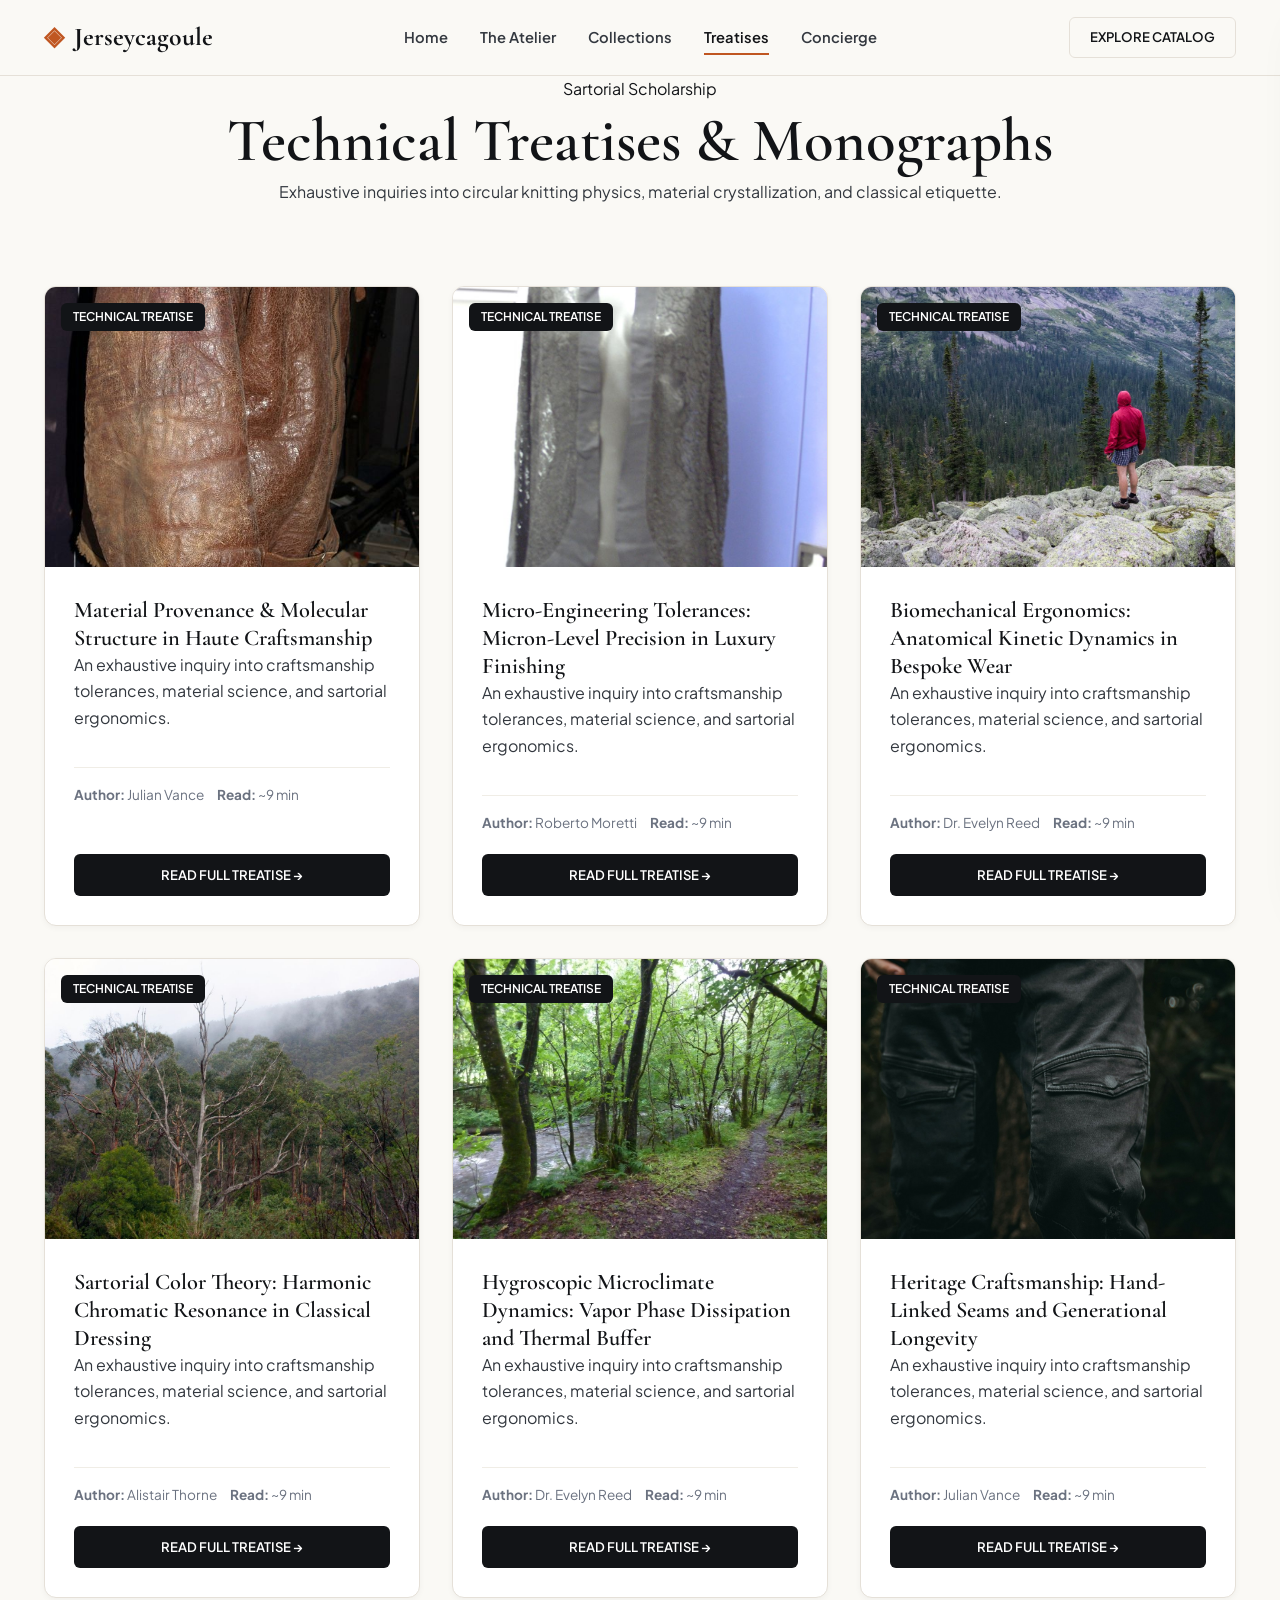
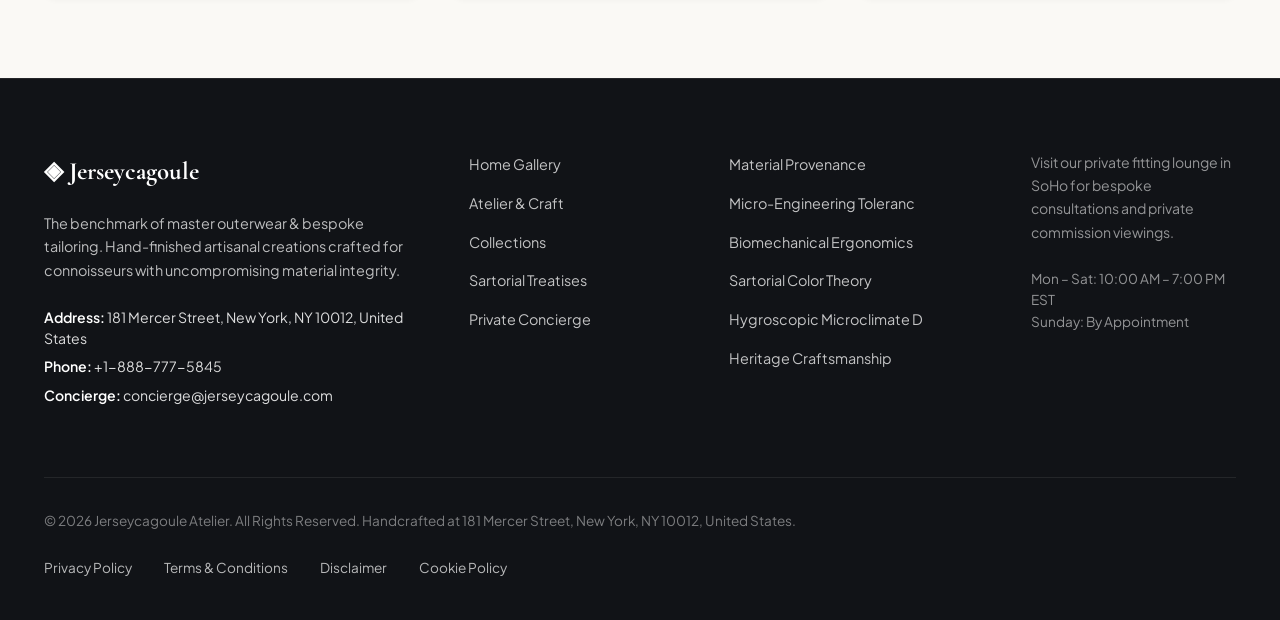
<file: blog/index.html>
<!DOCTYPE html>
<html lang="en">
<head>
  <meta charset="UTF-8">
  <meta name="viewport" content="width=device-width, initial-scale=1.0">
  <title>Sartorial Treatises & Technical Monographs — Jerseycagoule</title>
  <meta name="description" content="Explore the authoritative research monographs published by Jerseycagoule.">
  <link rel="canonical" href="https://jerseycagoule.com/blog.html">
  <link rel="preconnect" href="https://fonts.googleapis.com">
  <link rel="preconnect" href="https://fonts.gstatic.com" crossorigin>
  <link href="https://fonts.googleapis.com/css2?family=Cormorant+Garamond:ital,wght@0,400;0,600;0,700;1,400&family=Plus+Jakarta+Sans:wght@300;400;500;600;700&display=swap" rel="stylesheet">
  <link rel="stylesheet" href="/assets/css/style.css">
  <!-- Google tag (gtag.js) -->
  <script async src="https://www.googletagmanager.com/gtag/js?id=G-0LY0HY7L01"></script>
  <script>
    window.dataLayer = window.dataLayer || [];
    function gtag(){dataLayer.push(arguments);}
    gtag('js', new Date());
    gtag('config', 'G-0LY0HY7L01');
  </script>

</head>
<body>
  <!-- Mandatory Global Site Header (Exactly 1 per page) -->
  <header class="site-header">
    <div class="header-container">
      <a href="/" class="brand-logo" aria-label="Jerseycagoule Home">
        <span class="logo-mark">◈</span>
        <span class="logo-text">Jerseycagoule</span>
      </a>
      <nav class="desktop-nav" aria-label="Primary Navigation">
        <a href="/" class="nav-link">Home</a>
        <a href="/about.html" class="nav-link">The Atelier</a>
        <a href="/collection.html" class="nav-link">Collections</a>
        <a href="/blog.html" class="nav-link active">Treatises</a>
        <a href="/contact.html" class="nav-link">Concierge</a>
      </nav>
      <div class="header-actions">
        <a href="/collection.html" class="btn btn-sm btn-outline">Explore Catalog</a>
        <button id="drawer-toggle" class="mobile-toggle" aria-label="Open Navigation Menu">
          <span class="hamburger-bar"></span>
          <span class="hamburger-bar"></span>
          <span class="hamburger-bar"></span>
        </button>
      </div>
    </div>
  </header>

  <!-- Mandatory Mobile Navigation Drawer (Exactly 1 per page) -->
  <div class="mobile-drawer" id="mobile-drawer" aria-hidden="true">
    <div class="drawer-header">
      <div class="drawer-brand">Jerseycagoule</div>
      <button id="drawer-close" class="drawer-close-btn" aria-label="Close Navigation Menu">&times;</button>
    </div>
    <nav class="drawer-nav" aria-label="Mobile Navigation">
      <a href="/" class="drawer-link">Home</a>
      <a href="/about.html" class="drawer-link">The Atelier &amp; Craft</a>
      <a href="/collection.html" class="drawer-link">Curated Outerwear Collection</a>
      <a href="/blog.html" class="drawer-link active">Sartorial Treatises</a>
      <a href="/contact.html" class="drawer-link">Private Concierge</a>
    </nav>
    <div class="drawer-footer">
      <p class="drawer-contact-title">Manhattan Atelier &amp; Suite</p>
      <p class="drawer-contact-info">181 Mercer Street, New York, NY 10012, United States</p>
      <p class="drawer-contact-info">Tel: +1-888-777-5845</p>
      <p class="drawer-contact-info">Email: concierge@jerseycagoule.com</p>
    </div>
  </div>
  <div id="drawer-overlay" class="drawer-overlay"></div>
  <section class="page-hero">
    <div class="container text-center">
      <span class="hero-badge">Sartorial Scholarship</span>
      <h1>Technical Treatises &amp; Monographs</h1>
      <p class="lead" style="margin: 0 auto;">Exhaustive inquiries into circular knitting physics, material crystallization, and classical etiquette.</p>
    </div>
  </section>
  <main class="section">
    <div class="container">
      <div class="grid-3">
        <div class="card">
          <div class="card-image-wrap"><img src="/assets/images/lightweight_parka_hero_banner.jpg" alt="Material Provenance & Molecular Structure in Haute Craftsmanship"><span class="card-tag">Technical Treatise</span></div>
          <div class="card-body">
            <h3>Material Provenance & Molecular Structure in Haute Craftsmanship</h3>
            <p>An exhaustive inquiry into craftsmanship tolerances, material science, and sartorial ergonomics.</p>
            <div class="card-specs"><span><strong>Author:</strong> Julian Vance</span><span><strong>Read:</strong> ~9 min</span></div>
            <a href="/blog/material-provenance-and-fiber-crystallography.html" class="btn btn-primary btn-sm" style="margin-top: auto;">Read Full Treatise &rarr;</a>
          </div>
        </div>
        <div class="card">
          <div class="card-image-wrap"><img src="/assets/images/minimalist_cycling_windshell.jpg" alt="Micro-Engineering Tolerances: Micron-Level Precision in Luxury Finishing"><span class="card-tag">Technical Treatise</span></div>
          <div class="card-body">
            <h3>Micro-Engineering Tolerances: Micron-Level Precision in Luxury Finishing</h3>
            <p>An exhaustive inquiry into craftsmanship tolerances, material science, and sartorial ergonomics.</p>
            <div class="card-specs"><span><strong>Author:</strong> Roberto Moretti</span><span><strong>Read:</strong> ~9 min</span></div>
            <a href="/blog/micro-engineering-tolerances-and-finishing.html" class="btn btn-primary btn-sm" style="margin-top: auto;">Read Full Treatise &rarr;</a>
          </div>
        </div>
        <div class="card">
          <div class="card-image-wrap"><img src="/assets/images/technical_mountain_shell_graphite.jpg" alt="Biomechanical Ergonomics: Anatomical Kinetic Dynamics in Bespoke Wear"><span class="card-tag">Technical Treatise</span></div>
          <div class="card-body">
            <h3>Biomechanical Ergonomics: Anatomical Kinetic Dynamics in Bespoke Wear</h3>
            <p>An exhaustive inquiry into craftsmanship tolerances, material science, and sartorial ergonomics.</p>
            <div class="card-specs"><span><strong>Author:</strong> Dr. Evelyn Reed</span><span><strong>Read:</strong> ~9 min</span></div>
            <a href="/blog/biomechanical-ergonomics-and-wearer-physics.html" class="btn btn-primary btn-sm" style="margin-top: auto;">Read Full Treatise &rarr;</a>
          </div>
        </div>
        <div class="card">
          <div class="card-image-wrap"><img src="/assets/images/urban_commuter_rain_parka.jpg" alt="Sartorial Color Theory: Harmonic Chromatic Resonance in Classical Dressing"><span class="card-tag">Technical Treatise</span></div>
          <div class="card-body">
            <h3>Sartorial Color Theory: Harmonic Chromatic Resonance in Classical Dressing</h3>
            <p>An exhaustive inquiry into craftsmanship tolerances, material science, and sartorial ergonomics.</p>
            <div class="card-specs"><span><strong>Author:</strong> Alistair Thorne</span><span><strong>Read:</strong> ~9 min</span></div>
            <a href="/blog/sartorial-color-theory-and-formal-etiquette.html" class="btn btn-primary btn-sm" style="margin-top: auto;">Read Full Treatise &rarr;</a>
          </div>
        </div>
        <div class="card">
          <div class="card-image-wrap"><img src="/assets/images/windbreaker_running_shell_black.jpg" alt="Hygroscopic Microclimate Dynamics: Vapor Phase Dissipation and Thermal Buffer"><span class="card-tag">Technical Treatise</span></div>
          <div class="card-body">
            <h3>Hygroscopic Microclimate Dynamics: Vapor Phase Dissipation and Thermal Buffer</h3>
            <p>An exhaustive inquiry into craftsmanship tolerances, material science, and sartorial ergonomics.</p>
            <div class="card-specs"><span><strong>Author:</strong> Dr. Evelyn Reed</span><span><strong>Read:</strong> ~9 min</span></div>
            <a href="/blog/hygroscopic-microclimate-thermodynamics.html" class="btn btn-primary btn-sm" style="margin-top: auto;">Read Full Treatise &rarr;</a>
          </div>
        </div>
        <div class="card">
          <div class="card-image-wrap"><img src="/assets/images/hero_storm_parka.jpg" alt="Heritage Craftsmanship: Hand-Linked Seams and Generational Longevity"><span class="card-tag">Technical Treatise</span></div>
          <div class="card-body">
            <h3>Heritage Craftsmanship: Hand-Linked Seams and Generational Longevity</h3>
            <p>An exhaustive inquiry into craftsmanship tolerances, material science, and sartorial ergonomics.</p>
            <div class="card-specs"><span><strong>Author:</strong> Julian Vance</span><span><strong>Read:</strong> ~9 min</span></div>
            <a href="/blog/bespoke-craftsmanship-and-heritage-methods.html" class="btn btn-primary btn-sm" style="margin-top: auto;">Read Full Treatise &rarr;</a>
          </div>
        </div>

      </div>
    </div>
  </main>
  <!-- Mandatory Global Site Footer (Minimalist 4-Column Horizontal Spread Layout) -->
  <footer class="site-footer">
    <div class="container">
      <div class="footer-grid">
        <div class="footer-col">
          <div class="footer-brand">◈ Jerseycagoule</div>
          <p class="footer-desc">
            The benchmark of master outerwear & bespoke tailoring. Hand-finished artisanal creations crafted for connoisseurs with uncompromising material integrity.
          </p>
          <div class="footer-contact-item"><strong>Address:</strong> 181 Mercer Street, New York, NY 10012, United States</div>
          <div class="footer-contact-item"><strong>Phone:</strong> +1-888-777-5845</div>
          <div class="footer-contact-item"><strong>Concierge:</strong> concierge@jerseycagoule.com</div>
        </div>
        <div class="footer-col">
          <ul class="footer-links">
            <li><a href="/">Home Gallery</a></li>
            <li><a href="/about.html">Atelier &amp; Craft</a></li>
            <li><a href="/collection.html">Collections</a></li>
            <li><a href="/blog.html">Sartorial Treatises</a></li>
            <li><a href="/contact.html">Private Concierge</a></li>
          </ul>
        </div>
        <div class="footer-col">
          <ul class="footer-links">
            <li><a href="/blog/material-provenance-and-fiber-crystallography.html">Material Provenance</a></li>
            <li><a href="/blog/micro-engineering-tolerances-and-finishing.html">Micro-Engineering Toleranc</a></li>
            <li><a href="/blog/biomechanical-ergonomics-and-wearer-physics.html">Biomechanical Ergonomics</a></li>
            <li><a href="/blog/sartorial-color-theory-and-formal-etiquette.html">Sartorial Color Theory</a></li>
            <li><a href="/blog/hygroscopic-microclimate-thermodynamics.html">Hygroscopic Microclimate D</a></li>
            <li><a href="/blog/bespoke-craftsmanship-and-heritage-methods.html">Heritage Craftsmanship</a></li>
          </ul>
        </div>
        <div class="footer-col">
          <p class="footer-salon-desc">
            Visit our private fitting lounge in SoHo for bespoke consultations and private commission viewings.
          </p>
          <p class="footer-hours">
            Mon &ndash; Sat: 10:00 AM &ndash; 7:00 PM<br>EST<br>Sunday: By Appointment
          </p>
        </div>
      </div>
      <div class="footer-bottom">
        <p>&copy; 2026 Jerseycagoule Atelier. All Rights Reserved. Handcrafted at 181 Mercer Street, New York, NY 10012, United States.</p>
        <div class="footer-legal-links">
          <a href="/privacy-policy.html">Privacy Policy</a>
          <a href="/terms-and-conditions.html">Terms &amp; Conditions</a>
          <a href="/disclaimer.html">Disclaimer</a>
          <a href="/cookie-policy.html">Cookie Policy</a>
        </div>
      </div>
    </div>
  </footer>
  <script src="/assets/js/main.js"></script>
</body>
</html>
</file>
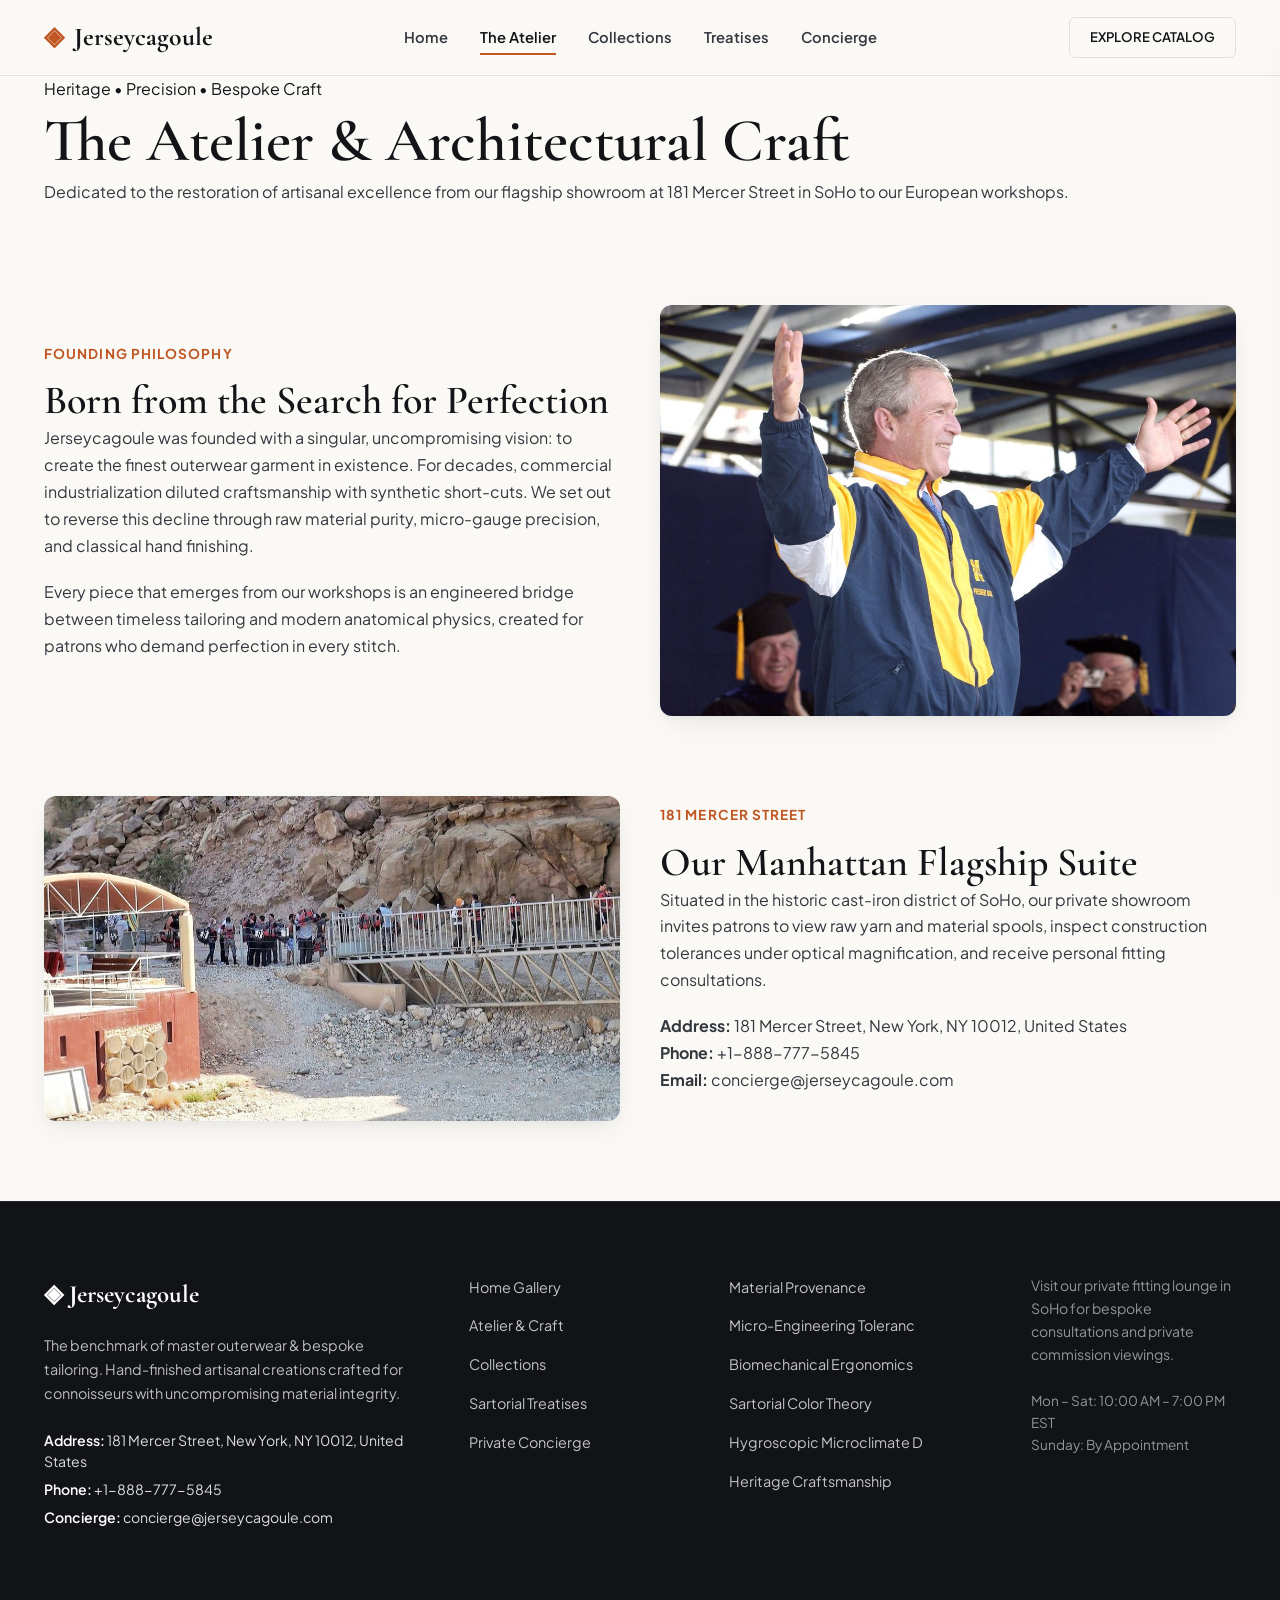
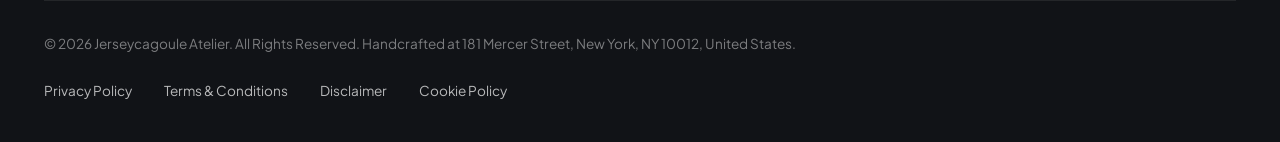
<file: about.html>
<!DOCTYPE html>
<html lang="en">
<head>
  <meta charset="UTF-8">
  <meta name="viewport" content="width=device-width, initial-scale=1.0">
  <title>The Atelier & Heritage Craft — Jerseycagoule</title>
  <meta name="description" content="Discover the heritage of Jerseycagoule at 181 Mercer Street, New York.">
  <link rel="canonical" href="https://jerseycagoule.com/about.html">
  <link rel="preconnect" href="https://fonts.googleapis.com">
  <link rel="preconnect" href="https://fonts.gstatic.com" crossorigin>
  <link href="https://fonts.googleapis.com/css2?family=Cormorant+Garamond:ital,wght@0,400;0,600;0,700;1,400&family=Plus+Jakarta+Sans:wght@300;400;500;600;700&display=swap" rel="stylesheet">
  <link rel="stylesheet" href="/assets/css/style.css">
  <!-- Google tag (gtag.js) -->
  <script async src="https://www.googletagmanager.com/gtag/js?id=G-0LY0HY7L01"></script>
  <script>
    window.dataLayer = window.dataLayer || [];
    function gtag(){dataLayer.push(arguments);}
    gtag('js', new Date());
    gtag('config', 'G-0LY0HY7L01');
  </script>

</head>
<body>
  <!-- Mandatory Global Site Header (Exactly 1 per page) -->
  <header class="site-header">
    <div class="header-container">
      <a href="/" class="brand-logo" aria-label="Jerseycagoule Home">
        <span class="logo-mark">◈</span>
        <span class="logo-text">Jerseycagoule</span>
      </a>
      <nav class="desktop-nav" aria-label="Primary Navigation">
        <a href="/" class="nav-link">Home</a>
        <a href="/about.html" class="nav-link active">The Atelier</a>
        <a href="/collection.html" class="nav-link">Collections</a>
        <a href="/blog.html" class="nav-link">Treatises</a>
        <a href="/contact.html" class="nav-link">Concierge</a>
      </nav>
      <div class="header-actions">
        <a href="/collection.html" class="btn btn-sm btn-outline">Explore Catalog</a>
        <button id="drawer-toggle" class="mobile-toggle" aria-label="Open Navigation Menu">
          <span class="hamburger-bar"></span>
          <span class="hamburger-bar"></span>
          <span class="hamburger-bar"></span>
        </button>
      </div>
    </div>
  </header>

  <!-- Mandatory Mobile Navigation Drawer (Exactly 1 per page) -->
  <div class="mobile-drawer" id="mobile-drawer" aria-hidden="true">
    <div class="drawer-header">
      <div class="drawer-brand">Jerseycagoule</div>
      <button id="drawer-close" class="drawer-close-btn" aria-label="Close Navigation Menu">&times;</button>
    </div>
    <nav class="drawer-nav" aria-label="Mobile Navigation">
      <a href="/" class="drawer-link">Home</a>
      <a href="/about.html" class="drawer-link active">The Atelier &amp; Craft</a>
      <a href="/collection.html" class="drawer-link">Curated Outerwear Collection</a>
      <a href="/blog.html" class="drawer-link">Sartorial Treatises</a>
      <a href="/contact.html" class="drawer-link">Private Concierge</a>
    </nav>
    <div class="drawer-footer">
      <p class="drawer-contact-title">Manhattan Atelier &amp; Suite</p>
      <p class="drawer-contact-info">181 Mercer Street, New York, NY 10012, United States</p>
      <p class="drawer-contact-info">Tel: +1-888-777-5845</p>
      <p class="drawer-contact-info">Email: concierge@jerseycagoule.com</p>
    </div>
  </div>
  <div id="drawer-overlay" class="drawer-overlay"></div>
  <section class="page-hero">
    <div class="container">
      <span class="hero-badge">Heritage &bull; Precision &bull; Bespoke Craft</span>
      <h1>The Atelier &amp; Architectural Craft</h1>
      <p class="lead">Dedicated to the restoration of artisanal excellence from our flagship showroom at 181 Mercer Street in SoHo to our European workshops.</p>
    </div>
  </section>
  <main class="section">
    <div class="container">
      <div class="grid-2" style="margin-bottom: 5rem;">
        <div>
          <div class="section-subtitle">Founding Philosophy</div>
          <h2>Born from the Search for Perfection</h2>
          <p>Jerseycagoule was founded with a singular, uncompromising vision: to create the finest outerwear garment in existence. For decades, commercial industrialization diluted craftsmanship with synthetic short-cuts. We set out to reverse this decline through raw material purity, micro-gauge precision, and classical hand finishing.</p>
          <p>Every piece that emerges from our workshops is an engineered bridge between timeless tailoring and modern anatomical physics, created for patrons who demand perfection in every stitch.</p>
        </div>
        <div style="border-radius: var(--radius-md); overflow: hidden; box-shadow: var(--shadow-md);"><img src="/assets/images/ergonomic_raglan_sleeve_cut.jpg" alt="Atelier craft"></div>
      </div>
      <div class="grid-2">
        <div style="border-radius: var(--radius-md); overflow: hidden; box-shadow: var(--shadow-md);"><img src="/assets/images/underarm_gusset_articulation.jpg" alt="Artisan inspection"></div>
        <div>
          <div class="section-subtitle">181 Mercer Street</div>
          <h2>Our Manhattan Flagship Suite</h2>
          <p>Situated in the historic cast-iron district of SoHo, our private showroom invites patrons to view raw yarn and material spools, inspect construction tolerances under optical magnification, and receive personal fitting consultations.</p>
          <p><strong>Address:</strong> 181 Mercer Street, New York, NY 10012, United States<br><strong>Phone:</strong> +1-888-777-5845<br><strong>Email:</strong> concierge@jerseycagoule.com</p>
        </div>
      </div>
    </div>
  </main>
  <!-- Mandatory Global Site Footer (Minimalist 4-Column Horizontal Spread Layout) -->
  <footer class="site-footer">
    <div class="container">
      <div class="footer-grid">
        <div class="footer-col">
          <div class="footer-brand">◈ Jerseycagoule</div>
          <p class="footer-desc">
            The benchmark of master outerwear & bespoke tailoring. Hand-finished artisanal creations crafted for connoisseurs with uncompromising material integrity.
          </p>
          <div class="footer-contact-item"><strong>Address:</strong> 181 Mercer Street, New York, NY 10012, United States</div>
          <div class="footer-contact-item"><strong>Phone:</strong> +1-888-777-5845</div>
          <div class="footer-contact-item"><strong>Concierge:</strong> concierge@jerseycagoule.com</div>
        </div>
        <div class="footer-col">
          <ul class="footer-links">
            <li><a href="/">Home Gallery</a></li>
            <li><a href="/about.html">Atelier &amp; Craft</a></li>
            <li><a href="/collection.html">Collections</a></li>
            <li><a href="/blog.html">Sartorial Treatises</a></li>
            <li><a href="/contact.html">Private Concierge</a></li>
          </ul>
        </div>
        <div class="footer-col">
          <ul class="footer-links">
            <li><a href="/blog/material-provenance-and-fiber-crystallography.html">Material Provenance</a></li>
            <li><a href="/blog/micro-engineering-tolerances-and-finishing.html">Micro-Engineering Toleranc</a></li>
            <li><a href="/blog/biomechanical-ergonomics-and-wearer-physics.html">Biomechanical Ergonomics</a></li>
            <li><a href="/blog/sartorial-color-theory-and-formal-etiquette.html">Sartorial Color Theory</a></li>
            <li><a href="/blog/hygroscopic-microclimate-thermodynamics.html">Hygroscopic Microclimate D</a></li>
            <li><a href="/blog/bespoke-craftsmanship-and-heritage-methods.html">Heritage Craftsmanship</a></li>
          </ul>
        </div>
        <div class="footer-col">
          <p class="footer-salon-desc">
            Visit our private fitting lounge in SoHo for bespoke consultations and private commission viewings.
          </p>
          <p class="footer-hours">
            Mon &ndash; Sat: 10:00 AM &ndash; 7:00 PM<br>EST<br>Sunday: By Appointment
          </p>
        </div>
      </div>
      <div class="footer-bottom">
        <p>&copy; 2026 Jerseycagoule Atelier. All Rights Reserved. Handcrafted at 181 Mercer Street, New York, NY 10012, United States.</p>
        <div class="footer-legal-links">
          <a href="/privacy-policy.html">Privacy Policy</a>
          <a href="/terms-and-conditions.html">Terms &amp; Conditions</a>
          <a href="/disclaimer.html">Disclaimer</a>
          <a href="/cookie-policy.html">Cookie Policy</a>
        </div>
      </div>
    </div>
  </footer>
  <script src="/assets/js/main.js"></script>
</body>
</html>
</file>
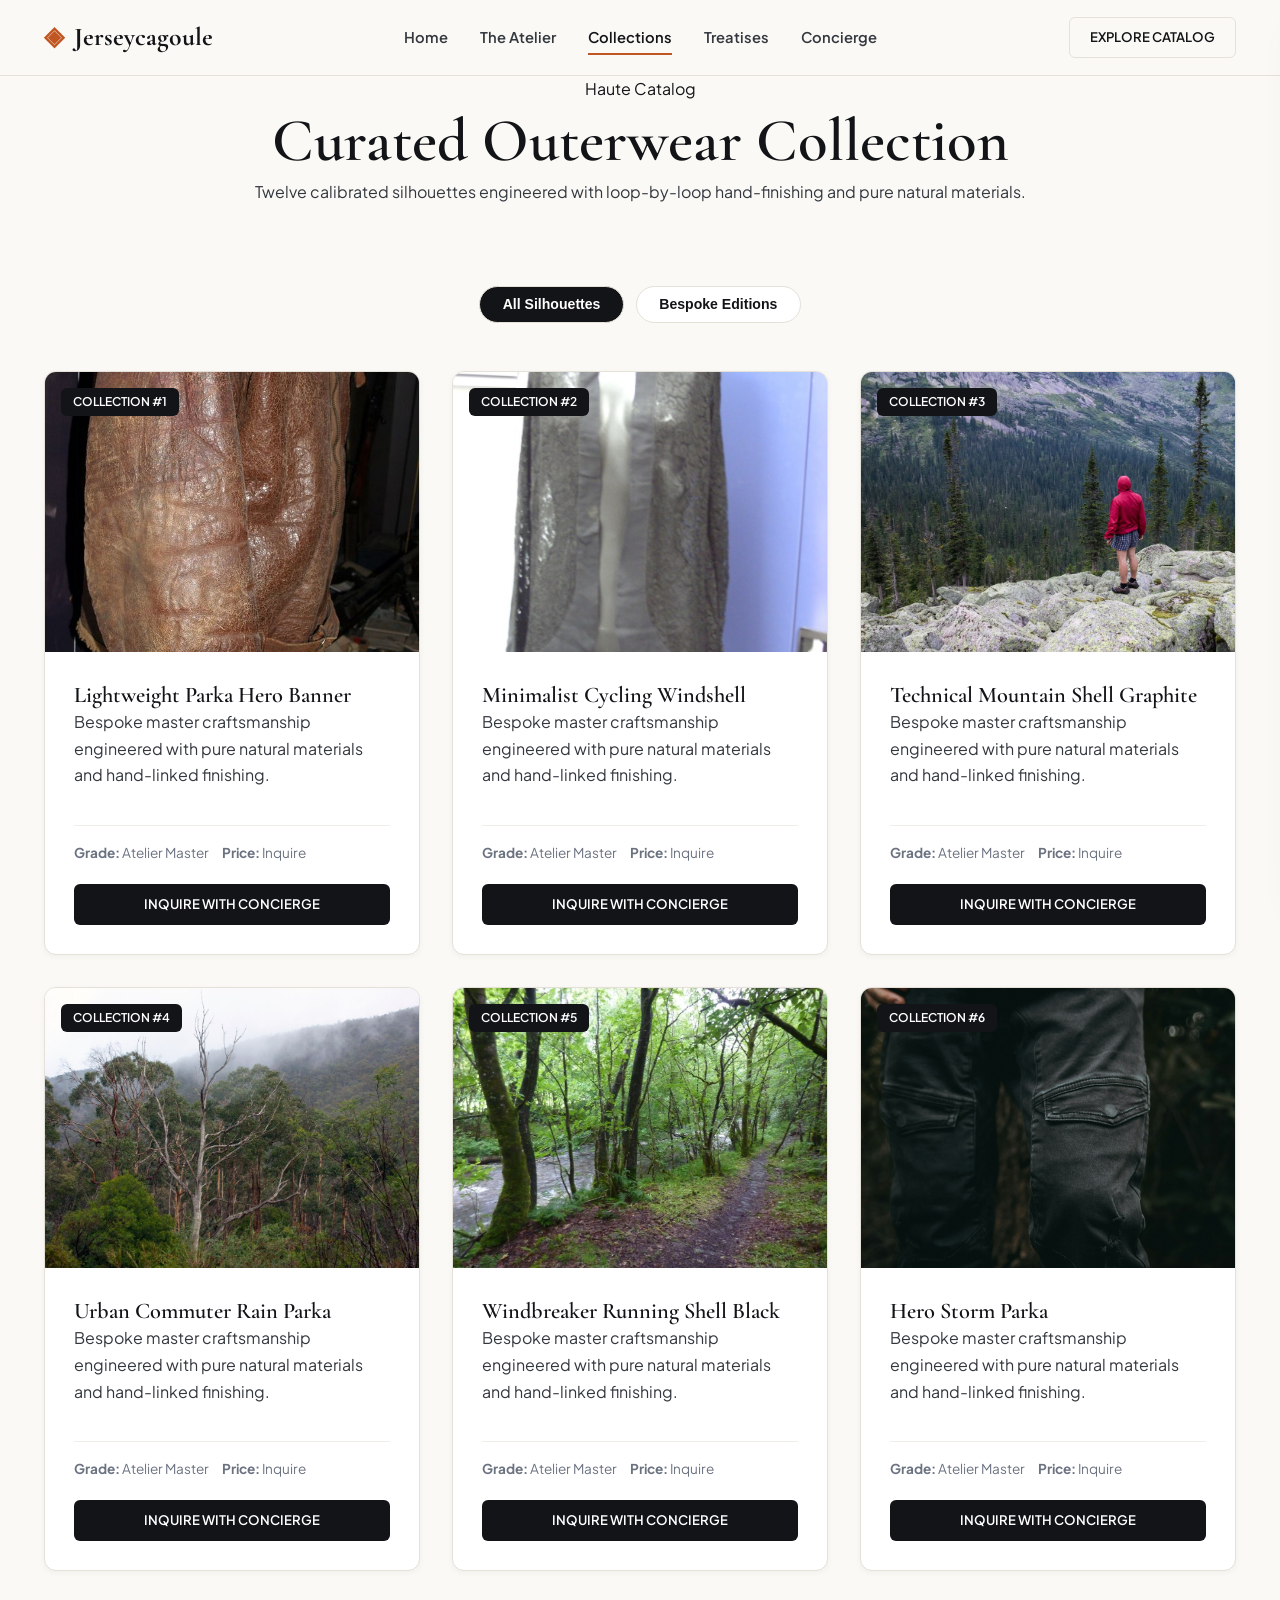
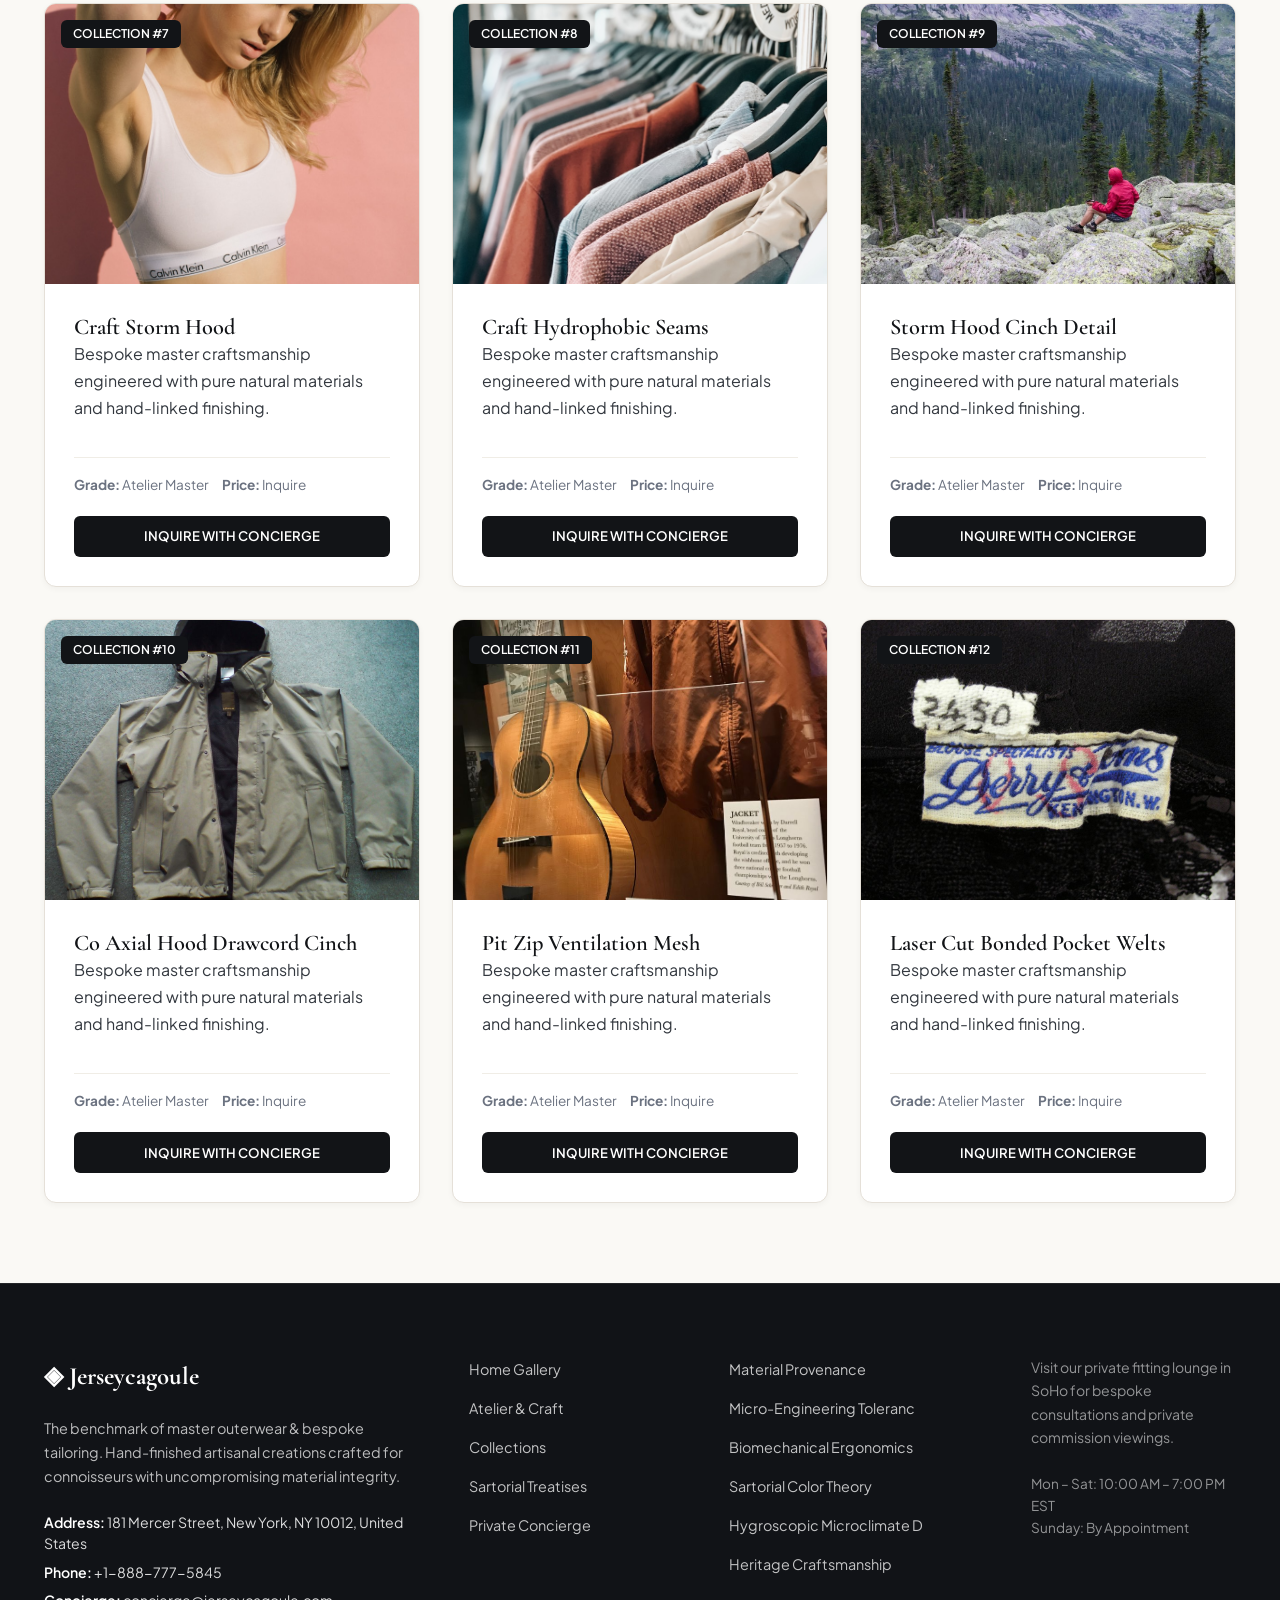
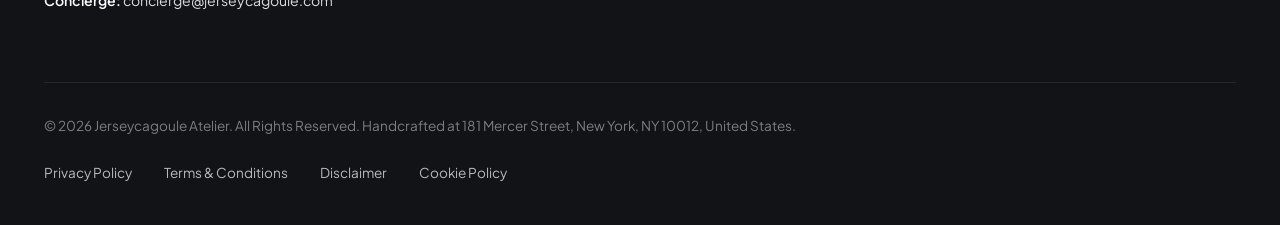
<file: collection.html>
<!DOCTYPE html>
<html lang="en">
<head>
  <meta charset="UTF-8">
  <meta name="viewport" content="width=device-width, initial-scale=1.0">
  <title>Curated Outerwear Collection — Jerseycagoule</title>
  <meta name="description" content="Browse the complete catalogue of Jerseycagoule.">
  <link rel="canonical" href="https://jerseycagoule.com/collection.html">
  <link rel="preconnect" href="https://fonts.googleapis.com">
  <link rel="preconnect" href="https://fonts.gstatic.com" crossorigin>
  <link href="https://fonts.googleapis.com/css2?family=Cormorant+Garamond:ital,wght@0,400;0,600;0,700;1,400&family=Plus+Jakarta+Sans:wght@300;400;500;600;700&display=swap" rel="stylesheet">
  <link rel="stylesheet" href="/assets/css/style.css">
  <!-- Google tag (gtag.js) -->
  <script async src="https://www.googletagmanager.com/gtag/js?id=G-0LY0HY7L01"></script>
  <script>
    window.dataLayer = window.dataLayer || [];
    function gtag(){dataLayer.push(arguments);}
    gtag('js', new Date());
    gtag('config', 'G-0LY0HY7L01');
  </script>

</head>
<body>
  <!-- Mandatory Global Site Header (Exactly 1 per page) -->
  <header class="site-header">
    <div class="header-container">
      <a href="/" class="brand-logo" aria-label="Jerseycagoule Home">
        <span class="logo-mark">◈</span>
        <span class="logo-text">Jerseycagoule</span>
      </a>
      <nav class="desktop-nav" aria-label="Primary Navigation">
        <a href="/" class="nav-link">Home</a>
        <a href="/about.html" class="nav-link">The Atelier</a>
        <a href="/collection.html" class="nav-link active">Collections</a>
        <a href="/blog.html" class="nav-link">Treatises</a>
        <a href="/contact.html" class="nav-link">Concierge</a>
      </nav>
      <div class="header-actions">
        <a href="/collection.html" class="btn btn-sm btn-outline">Explore Catalog</a>
        <button id="drawer-toggle" class="mobile-toggle" aria-label="Open Navigation Menu">
          <span class="hamburger-bar"></span>
          <span class="hamburger-bar"></span>
          <span class="hamburger-bar"></span>
        </button>
      </div>
    </div>
  </header>

  <!-- Mandatory Mobile Navigation Drawer (Exactly 1 per page) -->
  <div class="mobile-drawer" id="mobile-drawer" aria-hidden="true">
    <div class="drawer-header">
      <div class="drawer-brand">Jerseycagoule</div>
      <button id="drawer-close" class="drawer-close-btn" aria-label="Close Navigation Menu">&times;</button>
    </div>
    <nav class="drawer-nav" aria-label="Mobile Navigation">
      <a href="/" class="drawer-link">Home</a>
      <a href="/about.html" class="drawer-link">The Atelier &amp; Craft</a>
      <a href="/collection.html" class="drawer-link active">Curated Outerwear Collection</a>
      <a href="/blog.html" class="drawer-link">Sartorial Treatises</a>
      <a href="/contact.html" class="drawer-link">Private Concierge</a>
    </nav>
    <div class="drawer-footer">
      <p class="drawer-contact-title">Manhattan Atelier &amp; Suite</p>
      <p class="drawer-contact-info">181 Mercer Street, New York, NY 10012, United States</p>
      <p class="drawer-contact-info">Tel: +1-888-777-5845</p>
      <p class="drawer-contact-info">Email: concierge@jerseycagoule.com</p>
    </div>
  </div>
  <div id="drawer-overlay" class="drawer-overlay"></div>
  <section class="page-hero">
    <div class="container text-center">
      <span class="hero-badge">Haute Catalog</span>
      <h1>Curated Outerwear Collection</h1>
      <p class="lead" style="margin: 0 auto;">Twelve calibrated silhouettes engineered with loop-by-loop hand-finishing and pure natural materials.</p>
    </div>
  </section>
  <main class="section">
    <div class="container">
      <div class="filter-bar">
        <button class="filter-btn active" data-filter="all">All Silhouettes</button>
        <button class="filter-btn" data-filter="bespoke">Bespoke Editions</button>
      </div>
      <div class="grid-3" id="products-grid">
        <div class="card product-item" data-category="all bespoke">
          <div class="card-image-wrap"><img src="/assets/images/lightweight_parka_hero_banner.jpg" alt="Lightweight Parka Hero Banner"><span class="card-tag">Collection #1</span></div>
          <div class="card-body">
            <h3>Lightweight Parka Hero Banner</h3>
            <p>Bespoke master craftsmanship engineered with pure natural materials and hand-linked finishing.</p>
            <div class="card-specs"><span><strong>Grade:</strong> Atelier Master</span><span><strong>Price:</strong> Inquire</span></div>
            <a href="/contact.html" class="btn btn-primary btn-sm">Inquire with Concierge</a>
          </div>
        </div>
        <div class="card product-item" data-category="all bespoke">
          <div class="card-image-wrap"><img src="/assets/images/minimalist_cycling_windshell.jpg" alt="Minimalist Cycling Windshell"><span class="card-tag">Collection #2</span></div>
          <div class="card-body">
            <h3>Minimalist Cycling Windshell</h3>
            <p>Bespoke master craftsmanship engineered with pure natural materials and hand-linked finishing.</p>
            <div class="card-specs"><span><strong>Grade:</strong> Atelier Master</span><span><strong>Price:</strong> Inquire</span></div>
            <a href="/contact.html" class="btn btn-primary btn-sm">Inquire with Concierge</a>
          </div>
        </div>
        <div class="card product-item" data-category="all bespoke">
          <div class="card-image-wrap"><img src="/assets/images/technical_mountain_shell_graphite.jpg" alt="Technical Mountain Shell Graphite"><span class="card-tag">Collection #3</span></div>
          <div class="card-body">
            <h3>Technical Mountain Shell Graphite</h3>
            <p>Bespoke master craftsmanship engineered with pure natural materials and hand-linked finishing.</p>
            <div class="card-specs"><span><strong>Grade:</strong> Atelier Master</span><span><strong>Price:</strong> Inquire</span></div>
            <a href="/contact.html" class="btn btn-primary btn-sm">Inquire with Concierge</a>
          </div>
        </div>
        <div class="card product-item" data-category="all bespoke">
          <div class="card-image-wrap"><img src="/assets/images/urban_commuter_rain_parka.jpg" alt="Urban Commuter Rain Parka"><span class="card-tag">Collection #4</span></div>
          <div class="card-body">
            <h3>Urban Commuter Rain Parka</h3>
            <p>Bespoke master craftsmanship engineered with pure natural materials and hand-linked finishing.</p>
            <div class="card-specs"><span><strong>Grade:</strong> Atelier Master</span><span><strong>Price:</strong> Inquire</span></div>
            <a href="/contact.html" class="btn btn-primary btn-sm">Inquire with Concierge</a>
          </div>
        </div>
        <div class="card product-item" data-category="all bespoke">
          <div class="card-image-wrap"><img src="/assets/images/windbreaker_running_shell_black.jpg" alt="Windbreaker Running Shell Black"><span class="card-tag">Collection #5</span></div>
          <div class="card-body">
            <h3>Windbreaker Running Shell Black</h3>
            <p>Bespoke master craftsmanship engineered with pure natural materials and hand-linked finishing.</p>
            <div class="card-specs"><span><strong>Grade:</strong> Atelier Master</span><span><strong>Price:</strong> Inquire</span></div>
            <a href="/contact.html" class="btn btn-primary btn-sm">Inquire with Concierge</a>
          </div>
        </div>
        <div class="card product-item" data-category="all bespoke">
          <div class="card-image-wrap"><img src="/assets/images/hero_storm_parka.jpg" alt="Hero Storm Parka"><span class="card-tag">Collection #6</span></div>
          <div class="card-body">
            <h3>Hero Storm Parka</h3>
            <p>Bespoke master craftsmanship engineered with pure natural materials and hand-linked finishing.</p>
            <div class="card-specs"><span><strong>Grade:</strong> Atelier Master</span><span><strong>Price:</strong> Inquire</span></div>
            <a href="/contact.html" class="btn btn-primary btn-sm">Inquire with Concierge</a>
          </div>
        </div>
        <div class="card product-item" data-category="all bespoke">
          <div class="card-image-wrap"><img src="/assets/images/craft_storm_hood.jpg" alt="Craft Storm Hood"><span class="card-tag">Collection #7</span></div>
          <div class="card-body">
            <h3>Craft Storm Hood</h3>
            <p>Bespoke master craftsmanship engineered with pure natural materials and hand-linked finishing.</p>
            <div class="card-specs"><span><strong>Grade:</strong> Atelier Master</span><span><strong>Price:</strong> Inquire</span></div>
            <a href="/contact.html" class="btn btn-primary btn-sm">Inquire with Concierge</a>
          </div>
        </div>
        <div class="card product-item" data-category="all bespoke">
          <div class="card-image-wrap"><img src="/assets/images/craft_hydrophobic_seams.jpg" alt="Craft Hydrophobic Seams"><span class="card-tag">Collection #8</span></div>
          <div class="card-body">
            <h3>Craft Hydrophobic Seams</h3>
            <p>Bespoke master craftsmanship engineered with pure natural materials and hand-linked finishing.</p>
            <div class="card-specs"><span><strong>Grade:</strong> Atelier Master</span><span><strong>Price:</strong> Inquire</span></div>
            <a href="/contact.html" class="btn btn-primary btn-sm">Inquire with Concierge</a>
          </div>
        </div>
        <div class="card product-item" data-category="all bespoke">
          <div class="card-image-wrap"><img src="/assets/images/storm_hood_cinch_detail.jpg" alt="Storm Hood Cinch Detail"><span class="card-tag">Collection #9</span></div>
          <div class="card-body">
            <h3>Storm Hood Cinch Detail</h3>
            <p>Bespoke master craftsmanship engineered with pure natural materials and hand-linked finishing.</p>
            <div class="card-specs"><span><strong>Grade:</strong> Atelier Master</span><span><strong>Price:</strong> Inquire</span></div>
            <a href="/contact.html" class="btn btn-primary btn-sm">Inquire with Concierge</a>
          </div>
        </div>
        <div class="card product-item" data-category="all bespoke">
          <div class="card-image-wrap"><img src="/assets/images/co_axial_hood_drawcord_cinch.jpg" alt="Co Axial Hood Drawcord Cinch"><span class="card-tag">Collection #10</span></div>
          <div class="card-body">
            <h3>Co Axial Hood Drawcord Cinch</h3>
            <p>Bespoke master craftsmanship engineered with pure natural materials and hand-linked finishing.</p>
            <div class="card-specs"><span><strong>Grade:</strong> Atelier Master</span><span><strong>Price:</strong> Inquire</span></div>
            <a href="/contact.html" class="btn btn-primary btn-sm">Inquire with Concierge</a>
          </div>
        </div>
        <div class="card product-item" data-category="all bespoke">
          <div class="card-image-wrap"><img src="/assets/images/pit_zip_ventilation_mesh.jpg" alt="Pit Zip Ventilation Mesh"><span class="card-tag">Collection #11</span></div>
          <div class="card-body">
            <h3>Pit Zip Ventilation Mesh</h3>
            <p>Bespoke master craftsmanship engineered with pure natural materials and hand-linked finishing.</p>
            <div class="card-specs"><span><strong>Grade:</strong> Atelier Master</span><span><strong>Price:</strong> Inquire</span></div>
            <a href="/contact.html" class="btn btn-primary btn-sm">Inquire with Concierge</a>
          </div>
        </div>
        <div class="card product-item" data-category="all bespoke">
          <div class="card-image-wrap"><img src="/assets/images/laser_cut_bonded_pocket_welts.jpg" alt="Laser Cut Bonded Pocket Welts"><span class="card-tag">Collection #12</span></div>
          <div class="card-body">
            <h3>Laser Cut Bonded Pocket Welts</h3>
            <p>Bespoke master craftsmanship engineered with pure natural materials and hand-linked finishing.</p>
            <div class="card-specs"><span><strong>Grade:</strong> Atelier Master</span><span><strong>Price:</strong> Inquire</span></div>
            <a href="/contact.html" class="btn btn-primary btn-sm">Inquire with Concierge</a>
          </div>
        </div>

      </div>
    </div>
  </main>
  <!-- Mandatory Global Site Footer (Minimalist 4-Column Horizontal Spread Layout) -->
  <footer class="site-footer">
    <div class="container">
      <div class="footer-grid">
        <div class="footer-col">
          <div class="footer-brand">◈ Jerseycagoule</div>
          <p class="footer-desc">
            The benchmark of master outerwear & bespoke tailoring. Hand-finished artisanal creations crafted for connoisseurs with uncompromising material integrity.
          </p>
          <div class="footer-contact-item"><strong>Address:</strong> 181 Mercer Street, New York, NY 10012, United States</div>
          <div class="footer-contact-item"><strong>Phone:</strong> +1-888-777-5845</div>
          <div class="footer-contact-item"><strong>Concierge:</strong> concierge@jerseycagoule.com</div>
        </div>
        <div class="footer-col">
          <ul class="footer-links">
            <li><a href="/">Home Gallery</a></li>
            <li><a href="/about.html">Atelier &amp; Craft</a></li>
            <li><a href="/collection.html">Collections</a></li>
            <li><a href="/blog.html">Sartorial Treatises</a></li>
            <li><a href="/contact.html">Private Concierge</a></li>
          </ul>
        </div>
        <div class="footer-col">
          <ul class="footer-links">
            <li><a href="/blog/material-provenance-and-fiber-crystallography.html">Material Provenance</a></li>
            <li><a href="/blog/micro-engineering-tolerances-and-finishing.html">Micro-Engineering Toleranc</a></li>
            <li><a href="/blog/biomechanical-ergonomics-and-wearer-physics.html">Biomechanical Ergonomics</a></li>
            <li><a href="/blog/sartorial-color-theory-and-formal-etiquette.html">Sartorial Color Theory</a></li>
            <li><a href="/blog/hygroscopic-microclimate-thermodynamics.html">Hygroscopic Microclimate D</a></li>
            <li><a href="/blog/bespoke-craftsmanship-and-heritage-methods.html">Heritage Craftsmanship</a></li>
          </ul>
        </div>
        <div class="footer-col">
          <p class="footer-salon-desc">
            Visit our private fitting lounge in SoHo for bespoke consultations and private commission viewings.
          </p>
          <p class="footer-hours">
            Mon &ndash; Sat: 10:00 AM &ndash; 7:00 PM<br>EST<br>Sunday: By Appointment
          </p>
        </div>
      </div>
      <div class="footer-bottom">
        <p>&copy; 2026 Jerseycagoule Atelier. All Rights Reserved. Handcrafted at 181 Mercer Street, New York, NY 10012, United States.</p>
        <div class="footer-legal-links">
          <a href="/privacy-policy.html">Privacy Policy</a>
          <a href="/terms-and-conditions.html">Terms &amp; Conditions</a>
          <a href="/disclaimer.html">Disclaimer</a>
          <a href="/cookie-policy.html">Cookie Policy</a>
        </div>
      </div>
    </div>
  </footer>
  <script src="/assets/js/main.js"></script>
</body>
</html>
</file>
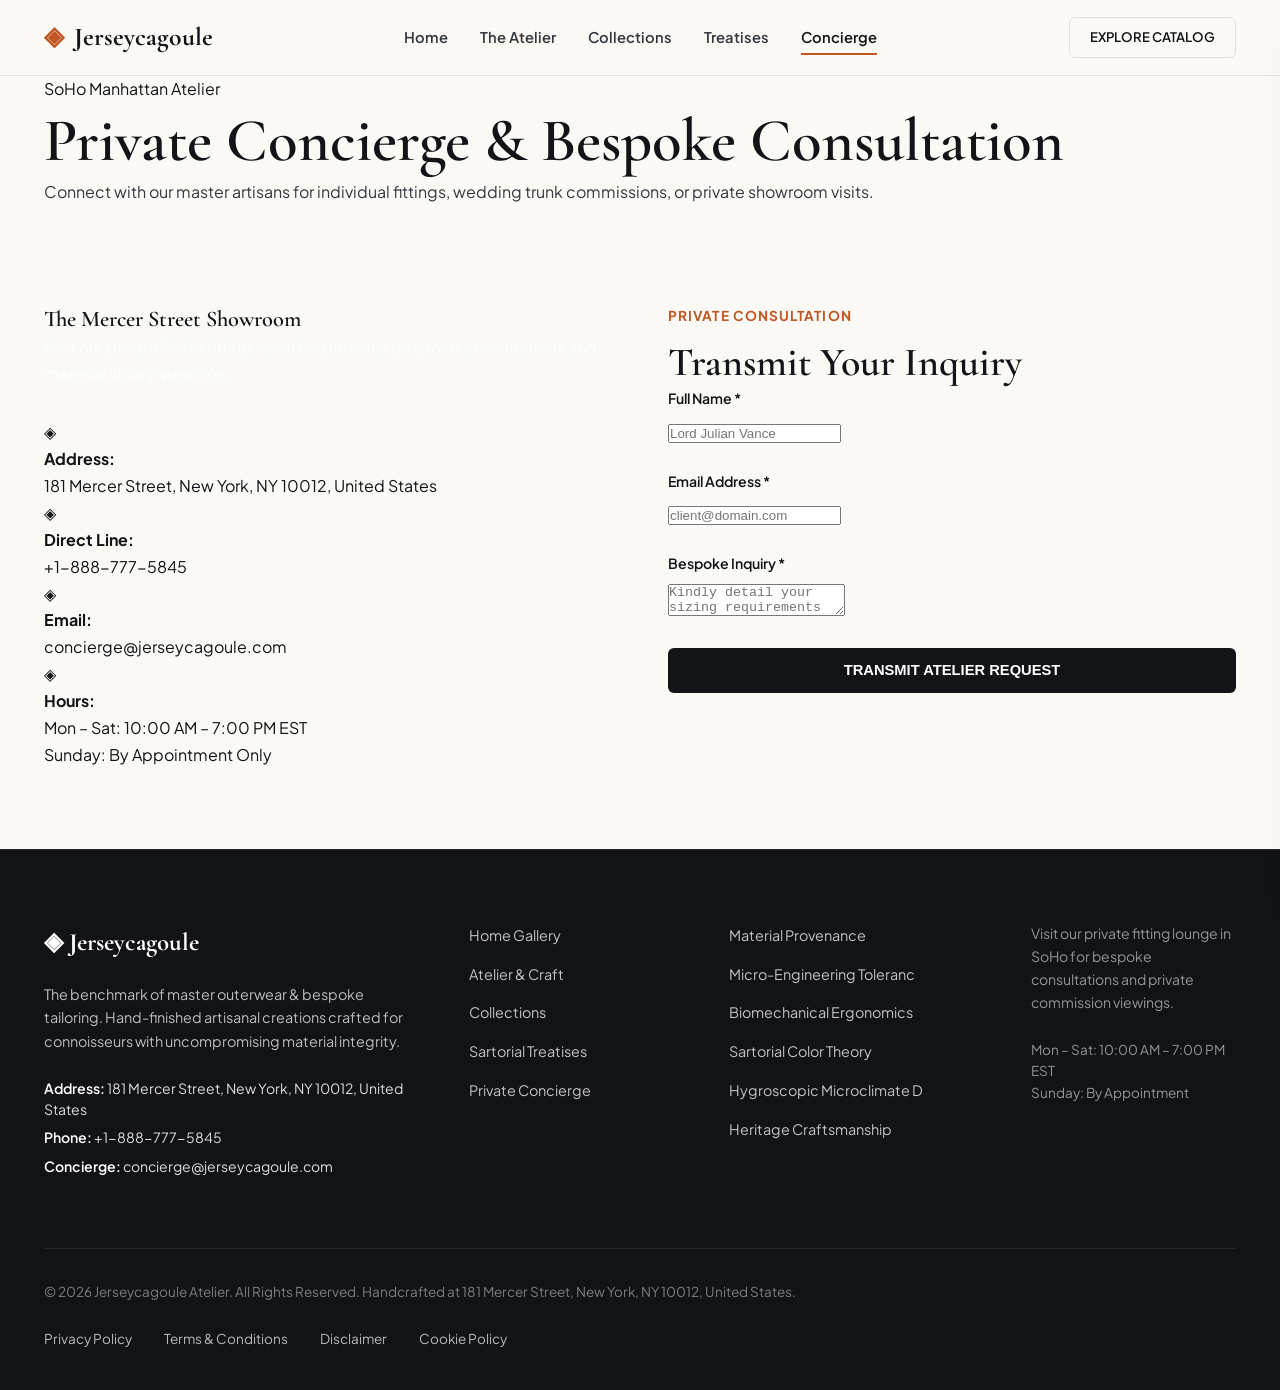
<file: contact.html>
<!DOCTYPE html>
<html lang="en">
<head>
  <meta charset="UTF-8">
  <meta name="viewport" content="width=device-width, initial-scale=1.0">
  <title>Private Concierge & Showroom Appointments — Jerseycagoule</title>
  <meta name="description" content="Contact Jerseycagoule at 181 Mercer Street, New York, NY 10012 or call +1-888-777-5845.">
  <link rel="canonical" href="https://jerseycagoule.com/contact.html">
  <link rel="preconnect" href="https://fonts.googleapis.com">
  <link rel="preconnect" href="https://fonts.gstatic.com" crossorigin>
  <link href="https://fonts.googleapis.com/css2?family=Cormorant+Garamond:ital,wght@0,400;0,600;0,700;1,400&family=Plus+Jakarta+Sans:wght@300;400;500;600;700&display=swap" rel="stylesheet">
  <link rel="stylesheet" href="/assets/css/style.css">
  <!-- Google tag (gtag.js) -->
  <script async src="https://www.googletagmanager.com/gtag/js?id=G-0LY0HY7L01"></script>
  <script>
    window.dataLayer = window.dataLayer || [];
    function gtag(){dataLayer.push(arguments);}
    gtag('js', new Date());
    gtag('config', 'G-0LY0HY7L01');
  </script>

</head>
<body>
  <!-- Mandatory Global Site Header (Exactly 1 per page) -->
  <header class="site-header">
    <div class="header-container">
      <a href="/" class="brand-logo" aria-label="Jerseycagoule Home">
        <span class="logo-mark">◈</span>
        <span class="logo-text">Jerseycagoule</span>
      </a>
      <nav class="desktop-nav" aria-label="Primary Navigation">
        <a href="/" class="nav-link">Home</a>
        <a href="/about.html" class="nav-link">The Atelier</a>
        <a href="/collection.html" class="nav-link">Collections</a>
        <a href="/blog.html" class="nav-link">Treatises</a>
        <a href="/contact.html" class="nav-link active">Concierge</a>
      </nav>
      <div class="header-actions">
        <a href="/collection.html" class="btn btn-sm btn-outline">Explore Catalog</a>
        <button id="drawer-toggle" class="mobile-toggle" aria-label="Open Navigation Menu">
          <span class="hamburger-bar"></span>
          <span class="hamburger-bar"></span>
          <span class="hamburger-bar"></span>
        </button>
      </div>
    </div>
  </header>

  <!-- Mandatory Mobile Navigation Drawer (Exactly 1 per page) -->
  <div class="mobile-drawer" id="mobile-drawer" aria-hidden="true">
    <div class="drawer-header">
      <div class="drawer-brand">Jerseycagoule</div>
      <button id="drawer-close" class="drawer-close-btn" aria-label="Close Navigation Menu">&times;</button>
    </div>
    <nav class="drawer-nav" aria-label="Mobile Navigation">
      <a href="/" class="drawer-link">Home</a>
      <a href="/about.html" class="drawer-link">The Atelier &amp; Craft</a>
      <a href="/collection.html" class="drawer-link">Curated Outerwear Collection</a>
      <a href="/blog.html" class="drawer-link">Sartorial Treatises</a>
      <a href="/contact.html" class="drawer-link active">Private Concierge</a>
    </nav>
    <div class="drawer-footer">
      <p class="drawer-contact-title">Manhattan Atelier &amp; Suite</p>
      <p class="drawer-contact-info">181 Mercer Street, New York, NY 10012, United States</p>
      <p class="drawer-contact-info">Tel: +1-888-777-5845</p>
      <p class="drawer-contact-info">Email: concierge@jerseycagoule.com</p>
    </div>
  </div>
  <div id="drawer-overlay" class="drawer-overlay"></div>
  <section class="page-hero">
    <div class="container">
      <span class="hero-badge">SoHo Manhattan Atelier</span>
      <h1>Private Concierge &amp; Bespoke Consultation</h1>
      <p class="lead">Connect with our master artisans for individual fittings, wedding trunk commissions, or private showroom visits.</p>
    </div>
  </section>
  <main class="section">
    <div class="container">
      <div class="contact-grid">
        <div class="contact-info-card">
          <h3>The Mercer Street Showroom</h3>
          <p style="color: rgba(255,255,255,0.88) !important; line-height: 1.7; margin-bottom: 2rem;">Visit our private SoHo fitting salon for personal bespoke consultations and material library viewings.</p>
          <div class="contact-detail-row"><span class="contact-icon">◈</span><div><strong>Address:</strong><br>181 Mercer Street, New York, NY 10012, United States</div></div>
          <div class="contact-detail-row"><span class="contact-icon">◈</span><div><strong>Direct Line:</strong><br>+1-888-777-5845</div></div>
          <div class="contact-detail-row"><span class="contact-icon">◈</span><div><strong>Email:</strong><br>concierge@jerseycagoule.com</div></div>
          <div class="contact-detail-row"><span class="contact-icon">◈</span><div><strong>Hours:</strong><br>Mon – Sat: 10:00 AM – 7:00 PM EST<br>Sunday: By Appointment Only</div></div>
        </div>
        <div>
          <div class="section-subtitle">Private Consultation</div>
          <h2>Transmit Your Inquiry</h2>
          <form id="concierge-form">
            <div class="form-group"><label for="client-name" class="form-label">Full Name *</label><input type="text" id="client-name" class="form-control" placeholder="Lord Julian Vance" required></div>
            <div class="form-group"><label for="client-email" class="form-label">Email Address *</label><input type="email" id="client-email" class="form-control" placeholder="client@domain.com" required></div>
            <div class="form-group"><label for="client-message" class="form-label">Bespoke Inquiry *</label><textarea id="client-message" class="form-control" placeholder="Kindly detail your sizing requirements or requested appointment date..." required></textarea></div>
            <button type="submit" class="btn btn-primary" style="width: 100%;">Transmit Atelier Request</button>
            <div id="form-feedback" class="form-feedback"></div>
          </form>
        </div>
      </div>
    </div>
  </main>
  <!-- Mandatory Global Site Footer (Minimalist 4-Column Horizontal Spread Layout) -->
  <footer class="site-footer">
    <div class="container">
      <div class="footer-grid">
        <div class="footer-col">
          <div class="footer-brand">◈ Jerseycagoule</div>
          <p class="footer-desc">
            The benchmark of master outerwear & bespoke tailoring. Hand-finished artisanal creations crafted for connoisseurs with uncompromising material integrity.
          </p>
          <div class="footer-contact-item"><strong>Address:</strong> 181 Mercer Street, New York, NY 10012, United States</div>
          <div class="footer-contact-item"><strong>Phone:</strong> +1-888-777-5845</div>
          <div class="footer-contact-item"><strong>Concierge:</strong> concierge@jerseycagoule.com</div>
        </div>
        <div class="footer-col">
          <ul class="footer-links">
            <li><a href="/">Home Gallery</a></li>
            <li><a href="/about.html">Atelier &amp; Craft</a></li>
            <li><a href="/collection.html">Collections</a></li>
            <li><a href="/blog.html">Sartorial Treatises</a></li>
            <li><a href="/contact.html">Private Concierge</a></li>
          </ul>
        </div>
        <div class="footer-col">
          <ul class="footer-links">
            <li><a href="/blog/material-provenance-and-fiber-crystallography.html">Material Provenance</a></li>
            <li><a href="/blog/micro-engineering-tolerances-and-finishing.html">Micro-Engineering Toleranc</a></li>
            <li><a href="/blog/biomechanical-ergonomics-and-wearer-physics.html">Biomechanical Ergonomics</a></li>
            <li><a href="/blog/sartorial-color-theory-and-formal-etiquette.html">Sartorial Color Theory</a></li>
            <li><a href="/blog/hygroscopic-microclimate-thermodynamics.html">Hygroscopic Microclimate D</a></li>
            <li><a href="/blog/bespoke-craftsmanship-and-heritage-methods.html">Heritage Craftsmanship</a></li>
          </ul>
        </div>
        <div class="footer-col">
          <p class="footer-salon-desc">
            Visit our private fitting lounge in SoHo for bespoke consultations and private commission viewings.
          </p>
          <p class="footer-hours">
            Mon &ndash; Sat: 10:00 AM &ndash; 7:00 PM<br>EST<br>Sunday: By Appointment
          </p>
        </div>
      </div>
      <div class="footer-bottom">
        <p>&copy; 2026 Jerseycagoule Atelier. All Rights Reserved. Handcrafted at 181 Mercer Street, New York, NY 10012, United States.</p>
        <div class="footer-legal-links">
          <a href="/privacy-policy.html">Privacy Policy</a>
          <a href="/terms-and-conditions.html">Terms &amp; Conditions</a>
          <a href="/disclaimer.html">Disclaimer</a>
          <a href="/cookie-policy.html">Cookie Policy</a>
        </div>
      </div>
    </div>
  </footer>
  <script src="/assets/js/main.js"></script>
</body>
</html>
</file>
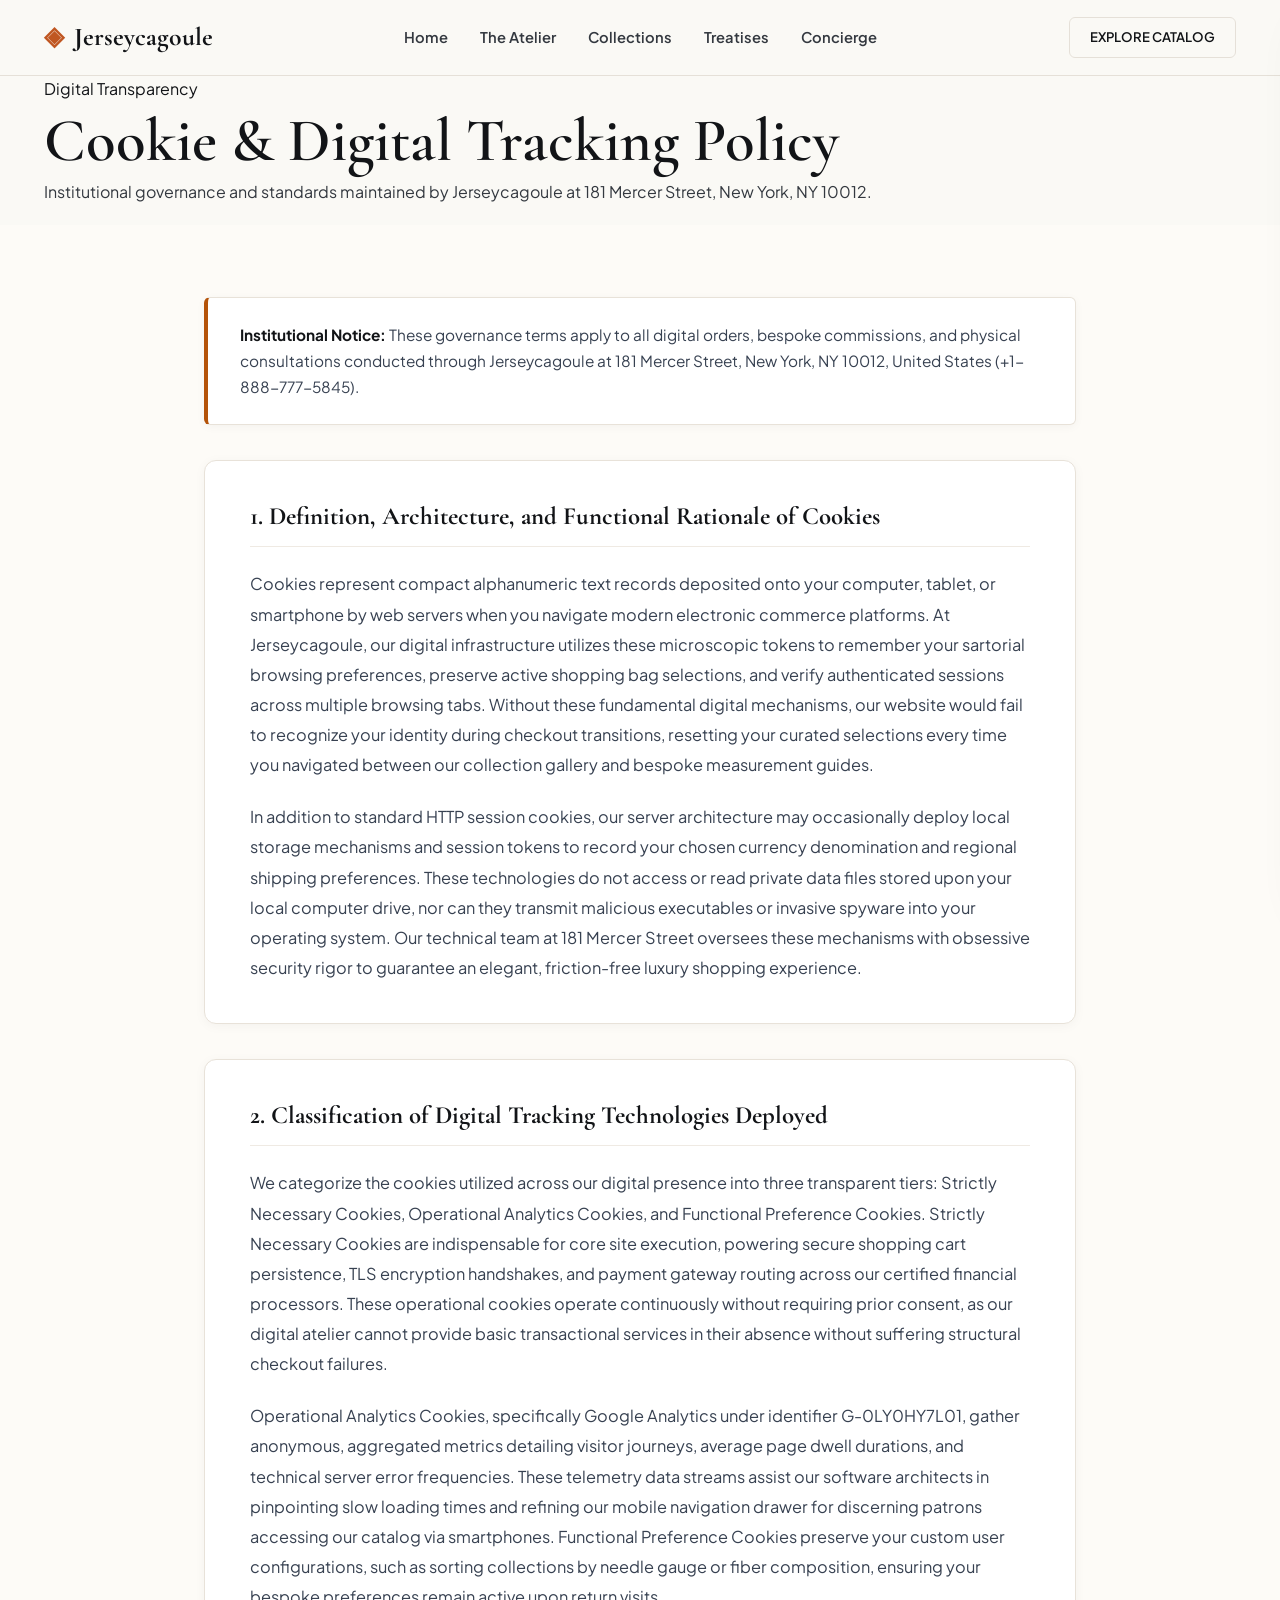
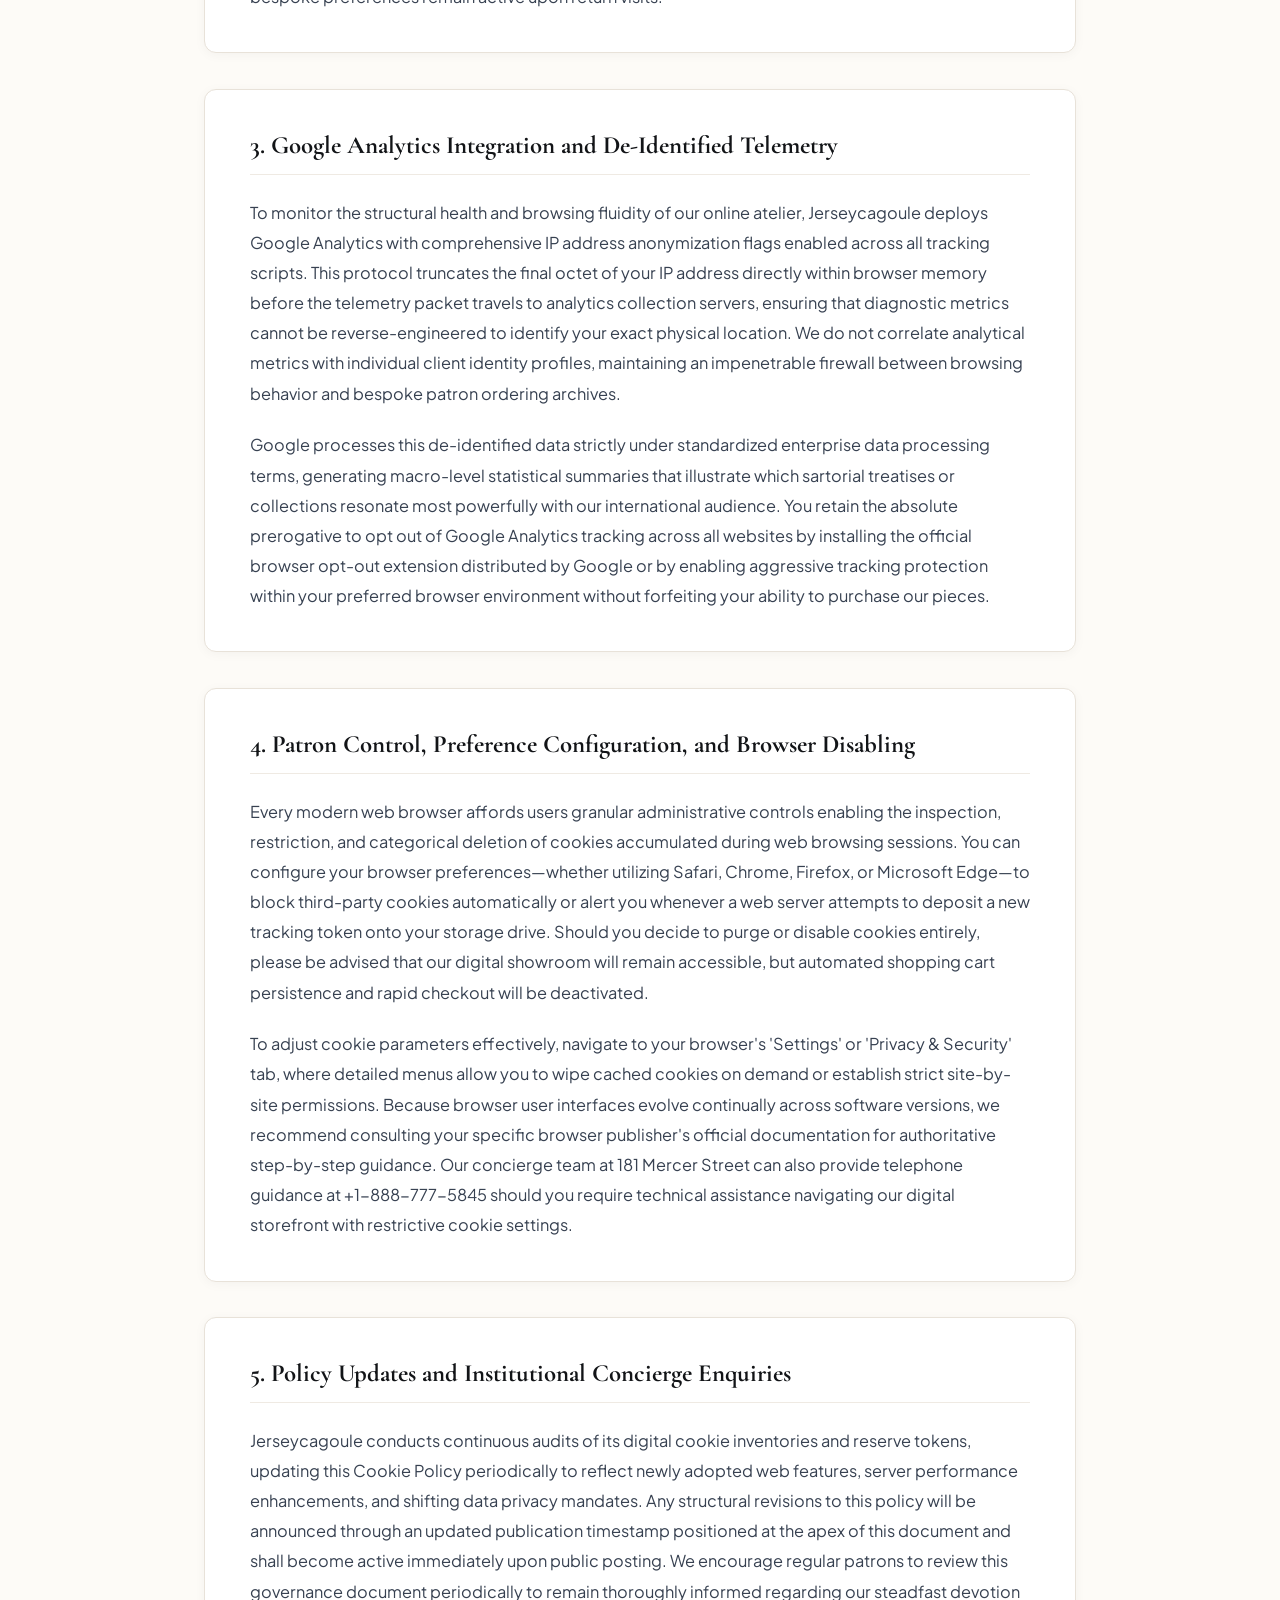
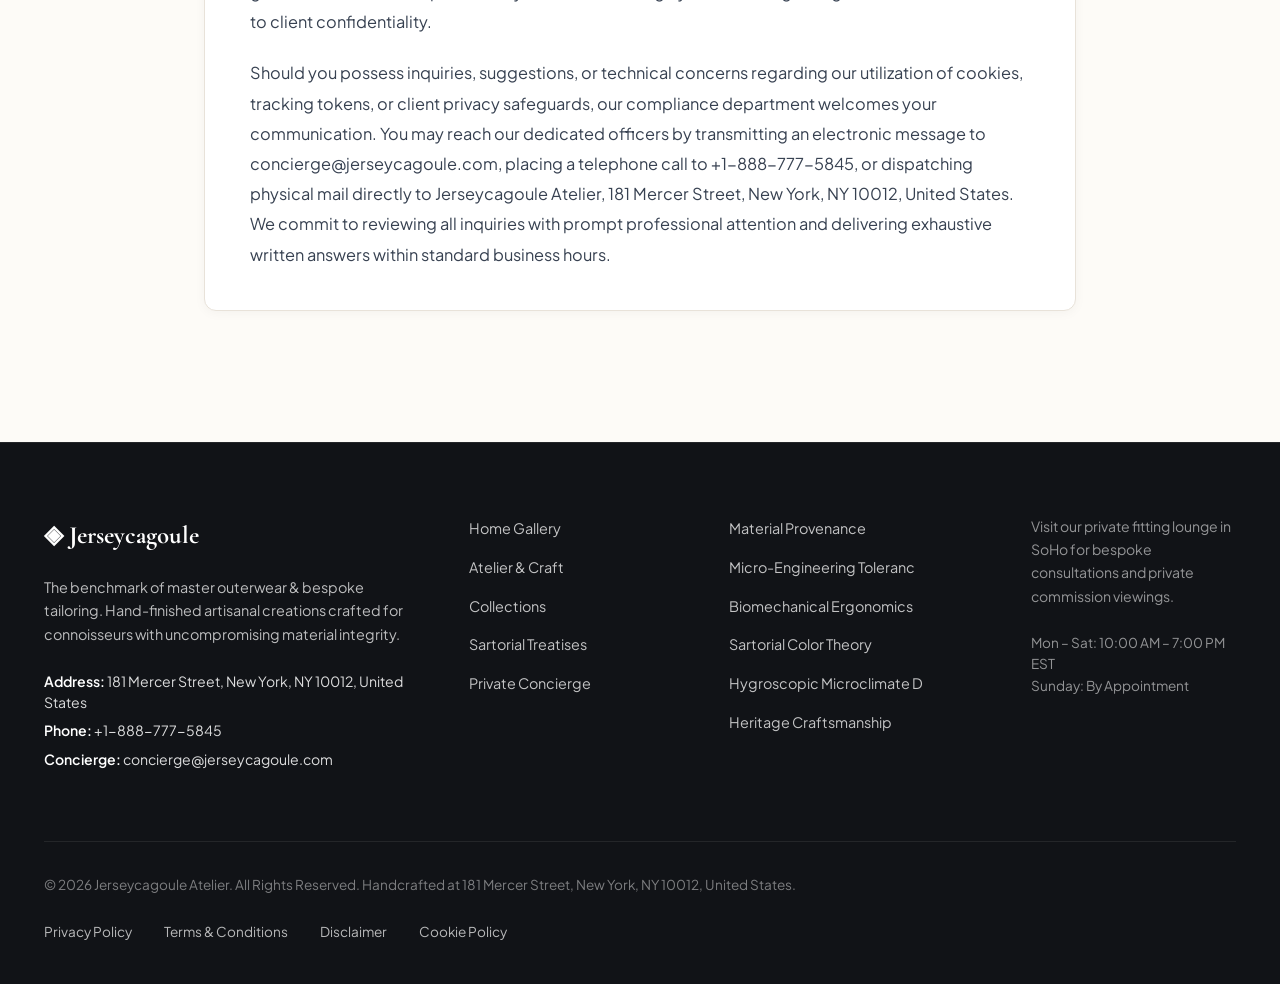
<file: cookie-policy.html>
<!DOCTYPE html>
<html lang="en">
<head>
  <meta charset="UTF-8">
  <meta name="viewport" content="width=device-width, initial-scale=1.0">
  <title>Cookie & Digital Tracking Policy — Jerseycagoule</title>
  <meta name="description" content="Official Cookie & Digital Tracking Policy for Jerseycagoule at 181 Mercer Street, New York.">
  <link rel="canonical" href="https://jerseycagoule.com/cookie-policy.html">
  <link rel="preconnect" href="https://fonts.googleapis.com">
  <link rel="preconnect" href="https://fonts.gstatic.com" crossorigin>
  <link href="https://fonts.googleapis.com/css2?family=Cormorant+Garamond:ital,wght@0,400;0,600;0,700;1,400&family=Plus+Jakarta+Sans:wght@300;400;500;600;700&display=swap" rel="stylesheet">
  <link rel="stylesheet" href="/assets/css/style.css">
  <!-- Google tag (gtag.js) -->
  <script async src="https://www.googletagmanager.com/gtag/js?id=G-0LY0HY7L01"></script>
  <script>
    window.dataLayer = window.dataLayer || [];
    function gtag(){dataLayer.push(arguments);}
    gtag('js', new Date());
    gtag('config', 'G-0LY0HY7L01');
  </script>

</head>
<body>
  <!-- Mandatory Global Site Header (Exactly 1 per page) -->
  <header class="site-header">
    <div class="header-container">
      <a href="/" class="brand-logo" aria-label="Jerseycagoule Home">
        <span class="logo-mark">◈</span>
        <span class="logo-text">Jerseycagoule</span>
      </a>
      <nav class="desktop-nav" aria-label="Primary Navigation">
        <a href="/" class="nav-link">Home</a>
        <a href="/about.html" class="nav-link">The Atelier</a>
        <a href="/collection.html" class="nav-link">Collections</a>
        <a href="/blog.html" class="nav-link">Treatises</a>
        <a href="/contact.html" class="nav-link">Concierge</a>
      </nav>
      <div class="header-actions">
        <a href="/collection.html" class="btn btn-sm btn-outline">Explore Catalog</a>
        <button id="drawer-toggle" class="mobile-toggle" aria-label="Open Navigation Menu">
          <span class="hamburger-bar"></span>
          <span class="hamburger-bar"></span>
          <span class="hamburger-bar"></span>
        </button>
      </div>
    </div>
  </header>

  <!-- Mandatory Mobile Navigation Drawer (Exactly 1 per page) -->
  <div class="mobile-drawer" id="mobile-drawer" aria-hidden="true">
    <div class="drawer-header">
      <div class="drawer-brand">Jerseycagoule</div>
      <button id="drawer-close" class="drawer-close-btn" aria-label="Close Navigation Menu">&times;</button>
    </div>
    <nav class="drawer-nav" aria-label="Mobile Navigation">
      <a href="/" class="drawer-link">Home</a>
      <a href="/about.html" class="drawer-link">The Atelier &amp; Craft</a>
      <a href="/collection.html" class="drawer-link">Curated Outerwear Collection</a>
      <a href="/blog.html" class="drawer-link">Sartorial Treatises</a>
      <a href="/contact.html" class="drawer-link">Private Concierge</a>
    </nav>
    <div class="drawer-footer">
      <p class="drawer-contact-title">Manhattan Atelier &amp; Suite</p>
      <p class="drawer-contact-info">181 Mercer Street, New York, NY 10012, United States</p>
      <p class="drawer-contact-info">Tel: +1-888-777-5845</p>
      <p class="drawer-contact-info">Email: concierge@jerseycagoule.com</p>
    </div>
  </div>
  <div id="drawer-overlay" class="drawer-overlay"></div>
  <section class="page-hero">
    <div class="container">
      <span class="hero-badge">Digital Transparency</span>
      <h1>Cookie & Digital Tracking Policy</h1>
      <p class="lead">Institutional governance and standards maintained by Jerseycagoule at 181 Mercer Street, New York, NY 10012.</p>
    </div>
  </section>
  <main class="policy-page-wrapper">
    <div class="policy-container">
      <div class="policy-box">
        <strong>Institutional Notice:</strong> These governance terms apply to all digital orders, bespoke commissions, and physical consultations conducted through Jerseycagoule at 181 Mercer Street, New York, NY 10012, United States (+1-888-777-5845).
      </div>      <article class="policy-block">
        <h2>1. Definition, Architecture, and Functional Rationale of Cookies</h2>        <p class="policy-p">Cookies represent compact alphanumeric text records deposited onto your computer, tablet, or smartphone by web servers when you navigate modern electronic commerce platforms. At Jerseycagoule, our digital infrastructure utilizes these microscopic tokens to remember your sartorial browsing preferences, preserve active shopping bag selections, and verify authenticated sessions across multiple browsing tabs. Without these fundamental digital mechanisms, our website would fail to recognize your identity during checkout transitions, resetting your curated selections every time you navigated between our collection gallery and bespoke measurement guides.</p>        <p class="policy-p">In addition to standard HTTP session cookies, our server architecture may occasionally deploy local storage mechanisms and session tokens to record your chosen currency denomination and regional shipping preferences. These technologies do not access or read private data files stored upon your local computer drive, nor can they transmit malicious executables or invasive spyware into your operating system. Our technical team at 181 Mercer Street oversees these mechanisms with obsessive security rigor to guarantee an elegant, friction-free luxury shopping experience.</p>      </article>      <article class="policy-block">
        <h2>2. Classification of Digital Tracking Technologies Deployed</h2>        <p class="policy-p">We categorize the cookies utilized across our digital presence into three transparent tiers: Strictly Necessary Cookies, Operational Analytics Cookies, and Functional Preference Cookies. Strictly Necessary Cookies are indispensable for core site execution, powering secure shopping cart persistence, TLS encryption handshakes, and payment gateway routing across our certified financial processors. These operational cookies operate continuously without requiring prior consent, as our digital atelier cannot provide basic transactional services in their absence without suffering structural checkout failures.</p>        <p class="policy-p">Operational Analytics Cookies, specifically Google Analytics under identifier G-0LY0HY7L01, gather anonymous, aggregated metrics detailing visitor journeys, average page dwell durations, and technical server error frequencies. These telemetry data streams assist our software architects in pinpointing slow loading times and refining our mobile navigation drawer for discerning patrons accessing our catalog via smartphones. Functional Preference Cookies preserve your custom user configurations, such as sorting collections by needle gauge or fiber composition, ensuring your bespoke preferences remain active upon return visits.</p>      </article>      <article class="policy-block">
        <h2>3. Google Analytics Integration and De-Identified Telemetry</h2>        <p class="policy-p">To monitor the structural health and browsing fluidity of our online atelier, Jerseycagoule deploys Google Analytics with comprehensive IP address anonymization flags enabled across all tracking scripts. This protocol truncates the final octet of your IP address directly within browser memory before the telemetry packet travels to analytics collection servers, ensuring that diagnostic metrics cannot be reverse-engineered to identify your exact physical location. We do not correlate analytical metrics with individual client identity profiles, maintaining an impenetrable firewall between browsing behavior and bespoke patron ordering archives.</p>        <p class="policy-p">Google processes this de-identified data strictly under standardized enterprise data processing terms, generating macro-level statistical summaries that illustrate which sartorial treatises or collections resonate most powerfully with our international audience. You retain the absolute prerogative to opt out of Google Analytics tracking across all websites by installing the official browser opt-out extension distributed by Google or by enabling aggressive tracking protection within your preferred browser environment without forfeiting your ability to purchase our pieces.</p>      </article>      <article class="policy-block">
        <h2>4. Patron Control, Preference Configuration, and Browser Disabling</h2>        <p class="policy-p">Every modern web browser affords users granular administrative controls enabling the inspection, restriction, and categorical deletion of cookies accumulated during web browsing sessions. You can configure your browser preferences—whether utilizing Safari, Chrome, Firefox, or Microsoft Edge—to block third-party cookies automatically or alert you whenever a web server attempts to deposit a new tracking token onto your storage drive. Should you decide to purge or disable cookies entirely, please be advised that our digital showroom will remain accessible, but automated shopping cart persistence and rapid checkout will be deactivated.</p>        <p class="policy-p">To adjust cookie parameters effectively, navigate to your browser's 'Settings' or 'Privacy & Security' tab, where detailed menus allow you to wipe cached cookies on demand or establish strict site-by-site permissions. Because browser user interfaces evolve continually across software versions, we recommend consulting your specific browser publisher's official documentation for authoritative step-by-step guidance. Our concierge team at 181 Mercer Street can also provide telephone guidance at +1-888-777-5845 should you require technical assistance navigating our digital storefront with restrictive cookie settings.</p>      </article>      <article class="policy-block">
        <h2>5. Policy Updates and Institutional Concierge Enquiries</h2>        <p class="policy-p">Jerseycagoule conducts continuous audits of its digital cookie inventories and reserve tokens, updating this Cookie Policy periodically to reflect newly adopted web features, server performance enhancements, and shifting data privacy mandates. Any structural revisions to this policy will be announced through an updated publication timestamp positioned at the apex of this document and shall become active immediately upon public posting. We encourage regular patrons to review this governance document periodically to remain thoroughly informed regarding our steadfast devotion to client confidentiality.</p>        <p class="policy-p">Should you possess inquiries, suggestions, or technical concerns regarding our utilization of cookies, tracking tokens, or client privacy safeguards, our compliance department welcomes your communication. You may reach our dedicated officers by transmitting an electronic message to concierge@jerseycagoule.com, placing a telephone call to +1-888-777-5845, or dispatching physical mail directly to Jerseycagoule Atelier, 181 Mercer Street, New York, NY 10012, United States. We commit to reviewing all inquiries with prompt professional attention and delivering exhaustive written answers within standard business hours.</p>      </article>    </div>
  </main>
  <!-- Mandatory Global Site Footer (Minimalist 4-Column Horizontal Spread Layout) -->
  <footer class="site-footer">
    <div class="container">
      <div class="footer-grid">
        <div class="footer-col">
          <div class="footer-brand">◈ Jerseycagoule</div>
          <p class="footer-desc">
            The benchmark of master outerwear & bespoke tailoring. Hand-finished artisanal creations crafted for connoisseurs with uncompromising material integrity.
          </p>
          <div class="footer-contact-item"><strong>Address:</strong> 181 Mercer Street, New York, NY 10012, United States</div>
          <div class="footer-contact-item"><strong>Phone:</strong> +1-888-777-5845</div>
          <div class="footer-contact-item"><strong>Concierge:</strong> concierge@jerseycagoule.com</div>
        </div>
        <div class="footer-col">
          <ul class="footer-links">
            <li><a href="/">Home Gallery</a></li>
            <li><a href="/about.html">Atelier &amp; Craft</a></li>
            <li><a href="/collection.html">Collections</a></li>
            <li><a href="/blog.html">Sartorial Treatises</a></li>
            <li><a href="/contact.html">Private Concierge</a></li>
          </ul>
        </div>
        <div class="footer-col">
          <ul class="footer-links">
            <li><a href="/blog/material-provenance-and-fiber-crystallography.html">Material Provenance</a></li>
            <li><a href="/blog/micro-engineering-tolerances-and-finishing.html">Micro-Engineering Toleranc</a></li>
            <li><a href="/blog/biomechanical-ergonomics-and-wearer-physics.html">Biomechanical Ergonomics</a></li>
            <li><a href="/blog/sartorial-color-theory-and-formal-etiquette.html">Sartorial Color Theory</a></li>
            <li><a href="/blog/hygroscopic-microclimate-thermodynamics.html">Hygroscopic Microclimate D</a></li>
            <li><a href="/blog/bespoke-craftsmanship-and-heritage-methods.html">Heritage Craftsmanship</a></li>
          </ul>
        </div>
        <div class="footer-col">
          <p class="footer-salon-desc">
            Visit our private fitting lounge in SoHo for bespoke consultations and private commission viewings.
          </p>
          <p class="footer-hours">
            Mon &ndash; Sat: 10:00 AM &ndash; 7:00 PM<br>EST<br>Sunday: By Appointment
          </p>
        </div>
      </div>
      <div class="footer-bottom">
        <p>&copy; 2026 Jerseycagoule Atelier. All Rights Reserved. Handcrafted at 181 Mercer Street, New York, NY 10012, United States.</p>
        <div class="footer-legal-links">
          <a href="/privacy-policy.html">Privacy Policy</a>
          <a href="/terms-and-conditions.html">Terms &amp; Conditions</a>
          <a href="/disclaimer.html">Disclaimer</a>
          <a href="/cookie-policy.html">Cookie Policy</a>
        </div>
      </div>
    </div>
  </footer>
  <script src="/assets/js/main.js"></script>
</body>
</html>
</file>
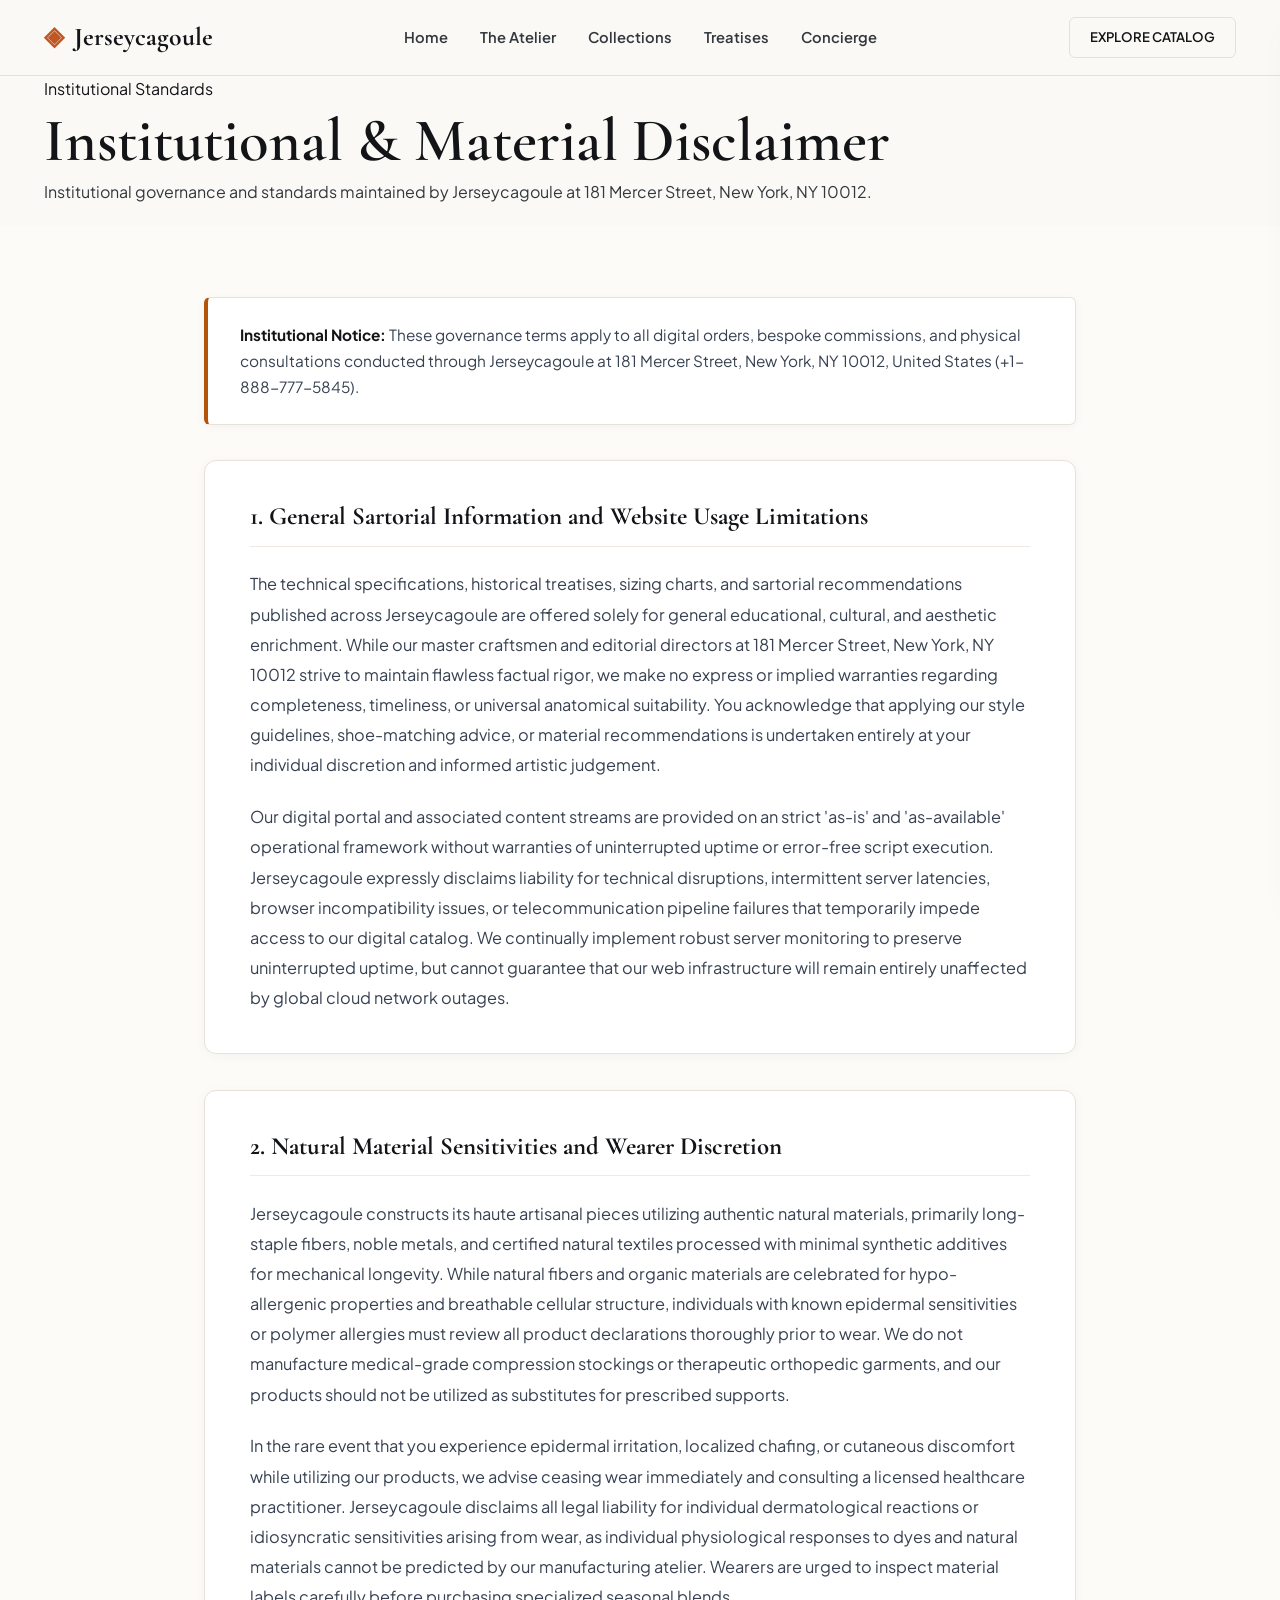
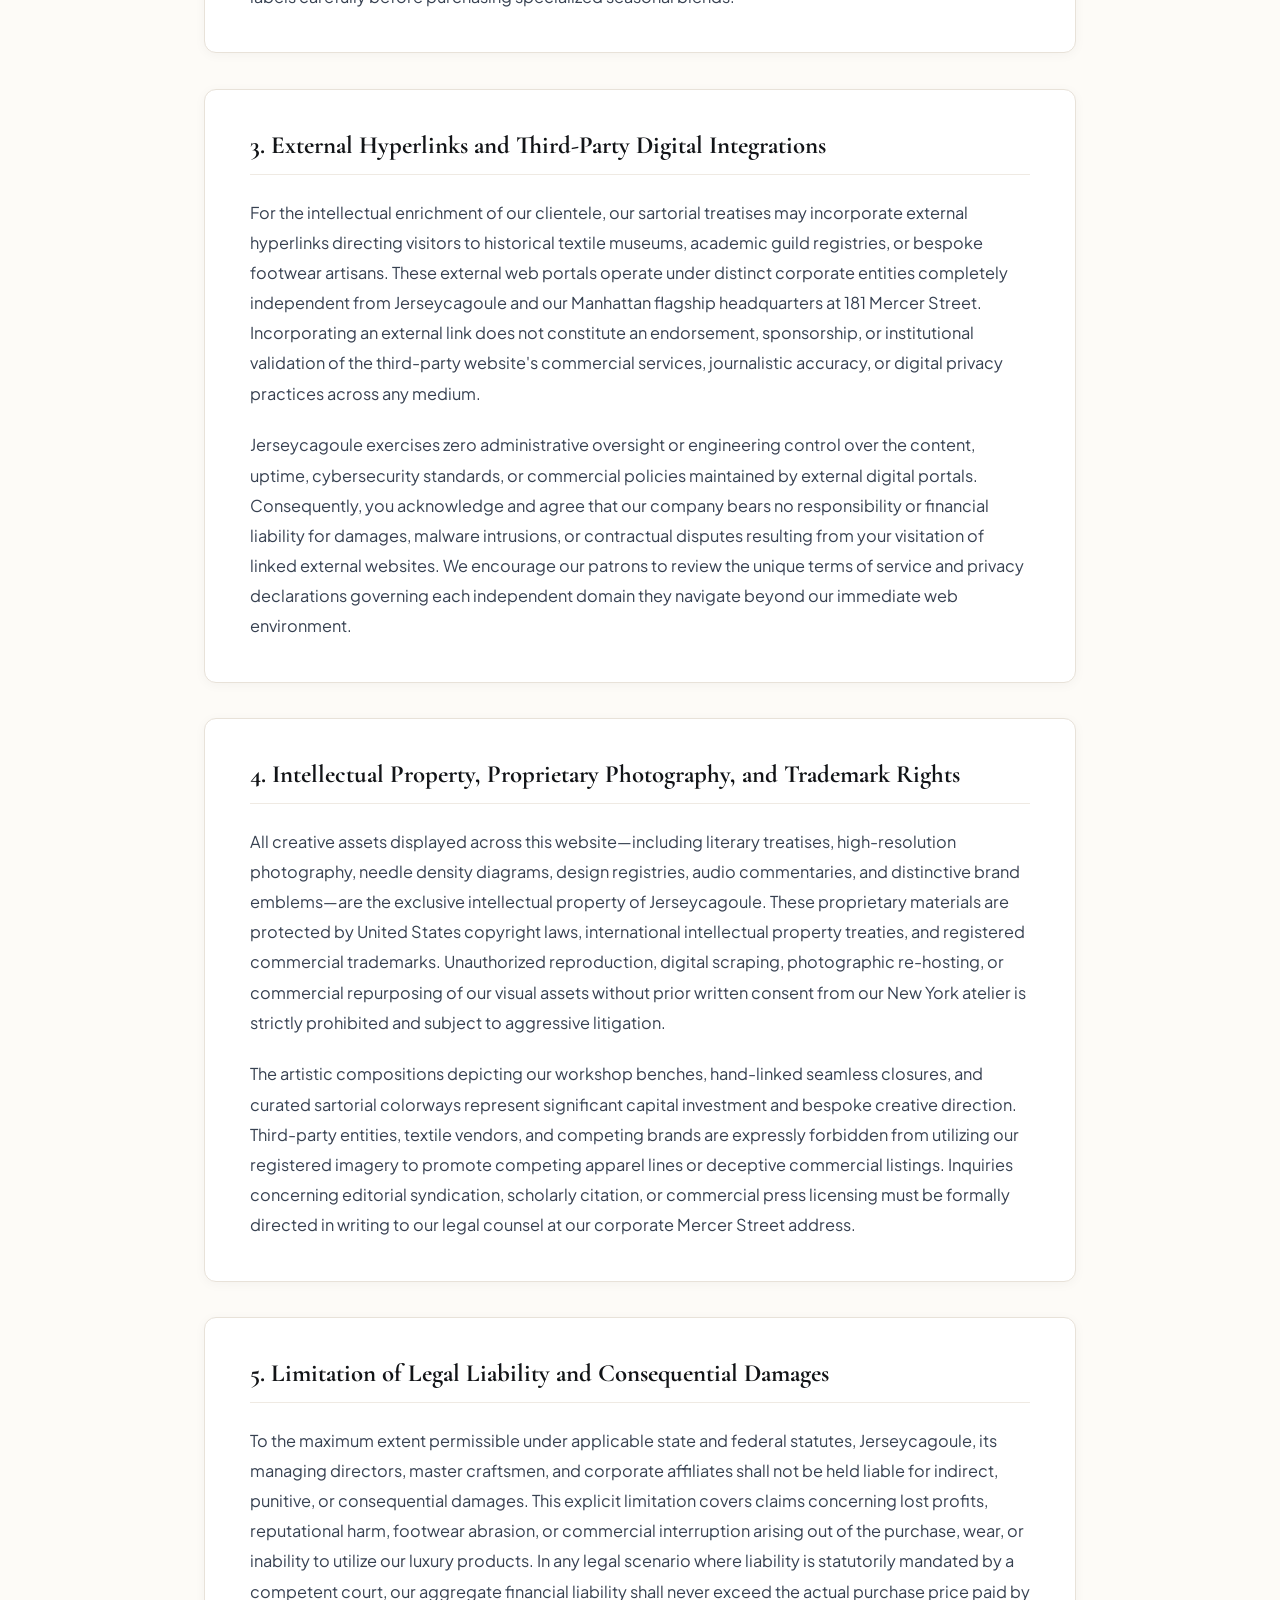
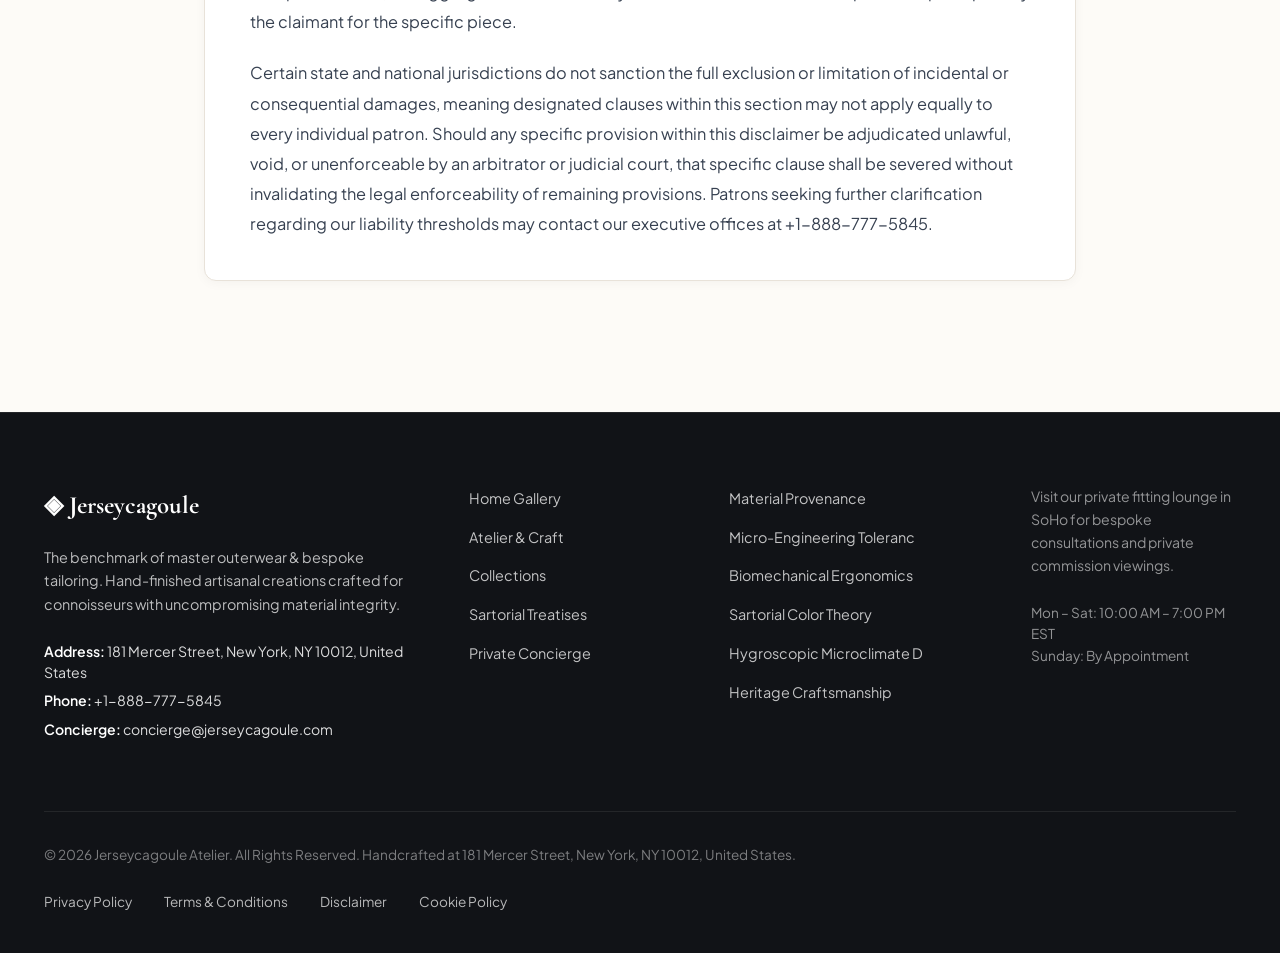
<file: disclaimer.html>
<!DOCTYPE html>
<html lang="en">
<head>
  <meta charset="UTF-8">
  <meta name="viewport" content="width=device-width, initial-scale=1.0">
  <title>Institutional & Material Disclaimer — Jerseycagoule</title>
  <meta name="description" content="Official Institutional & Material Disclaimer for Jerseycagoule at 181 Mercer Street, New York.">
  <link rel="canonical" href="https://jerseycagoule.com/disclaimer.html">
  <link rel="preconnect" href="https://fonts.googleapis.com">
  <link rel="preconnect" href="https://fonts.gstatic.com" crossorigin>
  <link href="https://fonts.googleapis.com/css2?family=Cormorant+Garamond:ital,wght@0,400;0,600;0,700;1,400&family=Plus+Jakarta+Sans:wght@300;400;500;600;700&display=swap" rel="stylesheet">
  <link rel="stylesheet" href="/assets/css/style.css">
  <!-- Google tag (gtag.js) -->
  <script async src="https://www.googletagmanager.com/gtag/js?id=G-0LY0HY7L01"></script>
  <script>
    window.dataLayer = window.dataLayer || [];
    function gtag(){dataLayer.push(arguments);}
    gtag('js', new Date());
    gtag('config', 'G-0LY0HY7L01');
  </script>

</head>
<body>
  <!-- Mandatory Global Site Header (Exactly 1 per page) -->
  <header class="site-header">
    <div class="header-container">
      <a href="/" class="brand-logo" aria-label="Jerseycagoule Home">
        <span class="logo-mark">◈</span>
        <span class="logo-text">Jerseycagoule</span>
      </a>
      <nav class="desktop-nav" aria-label="Primary Navigation">
        <a href="/" class="nav-link">Home</a>
        <a href="/about.html" class="nav-link">The Atelier</a>
        <a href="/collection.html" class="nav-link">Collections</a>
        <a href="/blog.html" class="nav-link">Treatises</a>
        <a href="/contact.html" class="nav-link">Concierge</a>
      </nav>
      <div class="header-actions">
        <a href="/collection.html" class="btn btn-sm btn-outline">Explore Catalog</a>
        <button id="drawer-toggle" class="mobile-toggle" aria-label="Open Navigation Menu">
          <span class="hamburger-bar"></span>
          <span class="hamburger-bar"></span>
          <span class="hamburger-bar"></span>
        </button>
      </div>
    </div>
  </header>

  <!-- Mandatory Mobile Navigation Drawer (Exactly 1 per page) -->
  <div class="mobile-drawer" id="mobile-drawer" aria-hidden="true">
    <div class="drawer-header">
      <div class="drawer-brand">Jerseycagoule</div>
      <button id="drawer-close" class="drawer-close-btn" aria-label="Close Navigation Menu">&times;</button>
    </div>
    <nav class="drawer-nav" aria-label="Mobile Navigation">
      <a href="/" class="drawer-link">Home</a>
      <a href="/about.html" class="drawer-link">The Atelier &amp; Craft</a>
      <a href="/collection.html" class="drawer-link">Curated Outerwear Collection</a>
      <a href="/blog.html" class="drawer-link">Sartorial Treatises</a>
      <a href="/contact.html" class="drawer-link">Private Concierge</a>
    </nav>
    <div class="drawer-footer">
      <p class="drawer-contact-title">Manhattan Atelier &amp; Suite</p>
      <p class="drawer-contact-info">181 Mercer Street, New York, NY 10012, United States</p>
      <p class="drawer-contact-info">Tel: +1-888-777-5845</p>
      <p class="drawer-contact-info">Email: concierge@jerseycagoule.com</p>
    </div>
  </div>
  <div id="drawer-overlay" class="drawer-overlay"></div>
  <section class="page-hero">
    <div class="container">
      <span class="hero-badge">Institutional Standards</span>
      <h1>Institutional & Material Disclaimer</h1>
      <p class="lead">Institutional governance and standards maintained by Jerseycagoule at 181 Mercer Street, New York, NY 10012.</p>
    </div>
  </section>
  <main class="policy-page-wrapper">
    <div class="policy-container">
      <div class="policy-box">
        <strong>Institutional Notice:</strong> These governance terms apply to all digital orders, bespoke commissions, and physical consultations conducted through Jerseycagoule at 181 Mercer Street, New York, NY 10012, United States (+1-888-777-5845).
      </div>      <article class="policy-block">
        <h2>1. General Sartorial Information and Website Usage Limitations</h2>        <p class="policy-p">The technical specifications, historical treatises, sizing charts, and sartorial recommendations published across Jerseycagoule are offered solely for general educational, cultural, and aesthetic enrichment. While our master craftsmen and editorial directors at 181 Mercer Street, New York, NY 10012 strive to maintain flawless factual rigor, we make no express or implied warranties regarding completeness, timeliness, or universal anatomical suitability. You acknowledge that applying our style guidelines, shoe-matching advice, or material recommendations is undertaken entirely at your individual discretion and informed artistic judgement.</p>        <p class="policy-p">Our digital portal and associated content streams are provided on an strict 'as-is' and 'as-available' operational framework without warranties of uninterrupted uptime or error-free script execution. Jerseycagoule expressly disclaims liability for technical disruptions, intermittent server latencies, browser incompatibility issues, or telecommunication pipeline failures that temporarily impede access to our digital catalog. We continually implement robust server monitoring to preserve uninterrupted uptime, but cannot guarantee that our web infrastructure will remain entirely unaffected by global cloud network outages.</p>      </article>      <article class="policy-block">
        <h2>2. Natural Material Sensitivities and Wearer Discretion</h2>        <p class="policy-p">Jerseycagoule constructs its haute artisanal pieces utilizing authentic natural materials, primarily long-staple fibers, noble metals, and certified natural textiles processed with minimal synthetic additives for mechanical longevity. While natural fibers and organic materials are celebrated for hypo-allergenic properties and breathable cellular structure, individuals with known epidermal sensitivities or polymer allergies must review all product declarations thoroughly prior to wear. We do not manufacture medical-grade compression stockings or therapeutic orthopedic garments, and our products should not be utilized as substitutes for prescribed supports.</p>        <p class="policy-p">In the rare event that you experience epidermal irritation, localized chafing, or cutaneous discomfort while utilizing our products, we advise ceasing wear immediately and consulting a licensed healthcare practitioner. Jerseycagoule disclaims all legal liability for individual dermatological reactions or idiosyncratic sensitivities arising from wear, as individual physiological responses to dyes and natural materials cannot be predicted by our manufacturing atelier. Wearers are urged to inspect material labels carefully before purchasing specialized seasonal blends.</p>      </article>      <article class="policy-block">
        <h2>3. External Hyperlinks and Third-Party Digital Integrations</h2>        <p class="policy-p">For the intellectual enrichment of our clientele, our sartorial treatises may incorporate external hyperlinks directing visitors to historical textile museums, academic guild registries, or bespoke footwear artisans. These external web portals operate under distinct corporate entities completely independent from Jerseycagoule and our Manhattan flagship headquarters at 181 Mercer Street. Incorporating an external link does not constitute an endorsement, sponsorship, or institutional validation of the third-party website's commercial services, journalistic accuracy, or digital privacy practices across any medium.</p>        <p class="policy-p">Jerseycagoule exercises zero administrative oversight or engineering control over the content, uptime, cybersecurity standards, or commercial policies maintained by external digital portals. Consequently, you acknowledge and agree that our company bears no responsibility or financial liability for damages, malware intrusions, or contractual disputes resulting from your visitation of linked external websites. We encourage our patrons to review the unique terms of service and privacy declarations governing each independent domain they navigate beyond our immediate web environment.</p>      </article>      <article class="policy-block">
        <h2>4. Intellectual Property, Proprietary Photography, and Trademark Rights</h2>        <p class="policy-p">All creative assets displayed across this website—including literary treatises, high-resolution photography, needle density diagrams, design registries, audio commentaries, and distinctive brand emblems—are the exclusive intellectual property of Jerseycagoule. These proprietary materials are protected by United States copyright laws, international intellectual property treaties, and registered commercial trademarks. Unauthorized reproduction, digital scraping, photographic re-hosting, or commercial repurposing of our visual assets without prior written consent from our New York atelier is strictly prohibited and subject to aggressive litigation.</p>        <p class="policy-p">The artistic compositions depicting our workshop benches, hand-linked seamless closures, and curated sartorial colorways represent significant capital investment and bespoke creative direction. Third-party entities, textile vendors, and competing brands are expressly forbidden from utilizing our registered imagery to promote competing apparel lines or deceptive commercial listings. Inquiries concerning editorial syndication, scholarly citation, or commercial press licensing must be formally directed in writing to our legal counsel at our corporate Mercer Street address.</p>      </article>      <article class="policy-block">
        <h2>5. Limitation of Legal Liability and Consequential Damages</h2>        <p class="policy-p">To the maximum extent permissible under applicable state and federal statutes, Jerseycagoule, its managing directors, master craftsmen, and corporate affiliates shall not be held liable for indirect, punitive, or consequential damages. This explicit limitation covers claims concerning lost profits, reputational harm, footwear abrasion, or commercial interruption arising out of the purchase, wear, or inability to utilize our luxury products. In any legal scenario where liability is statutorily mandated by a competent court, our aggregate financial liability shall never exceed the actual purchase price paid by the claimant for the specific piece.</p>        <p class="policy-p">Certain state and national jurisdictions do not sanction the full exclusion or limitation of incidental or consequential damages, meaning designated clauses within this section may not apply equally to every individual patron. Should any specific provision within this disclaimer be adjudicated unlawful, void, or unenforceable by an arbitrator or judicial court, that specific clause shall be severed without invalidating the legal enforceability of remaining provisions. Patrons seeking further clarification regarding our liability thresholds may contact our executive offices at +1-888-777-5845.</p>      </article>    </div>
  </main>
  <!-- Mandatory Global Site Footer (Minimalist 4-Column Horizontal Spread Layout) -->
  <footer class="site-footer">
    <div class="container">
      <div class="footer-grid">
        <div class="footer-col">
          <div class="footer-brand">◈ Jerseycagoule</div>
          <p class="footer-desc">
            The benchmark of master outerwear & bespoke tailoring. Hand-finished artisanal creations crafted for connoisseurs with uncompromising material integrity.
          </p>
          <div class="footer-contact-item"><strong>Address:</strong> 181 Mercer Street, New York, NY 10012, United States</div>
          <div class="footer-contact-item"><strong>Phone:</strong> +1-888-777-5845</div>
          <div class="footer-contact-item"><strong>Concierge:</strong> concierge@jerseycagoule.com</div>
        </div>
        <div class="footer-col">
          <ul class="footer-links">
            <li><a href="/">Home Gallery</a></li>
            <li><a href="/about.html">Atelier &amp; Craft</a></li>
            <li><a href="/collection.html">Collections</a></li>
            <li><a href="/blog.html">Sartorial Treatises</a></li>
            <li><a href="/contact.html">Private Concierge</a></li>
          </ul>
        </div>
        <div class="footer-col">
          <ul class="footer-links">
            <li><a href="/blog/material-provenance-and-fiber-crystallography.html">Material Provenance</a></li>
            <li><a href="/blog/micro-engineering-tolerances-and-finishing.html">Micro-Engineering Toleranc</a></li>
            <li><a href="/blog/biomechanical-ergonomics-and-wearer-physics.html">Biomechanical Ergonomics</a></li>
            <li><a href="/blog/sartorial-color-theory-and-formal-etiquette.html">Sartorial Color Theory</a></li>
            <li><a href="/blog/hygroscopic-microclimate-thermodynamics.html">Hygroscopic Microclimate D</a></li>
            <li><a href="/blog/bespoke-craftsmanship-and-heritage-methods.html">Heritage Craftsmanship</a></li>
          </ul>
        </div>
        <div class="footer-col">
          <p class="footer-salon-desc">
            Visit our private fitting lounge in SoHo for bespoke consultations and private commission viewings.
          </p>
          <p class="footer-hours">
            Mon &ndash; Sat: 10:00 AM &ndash; 7:00 PM<br>EST<br>Sunday: By Appointment
          </p>
        </div>
      </div>
      <div class="footer-bottom">
        <p>&copy; 2026 Jerseycagoule Atelier. All Rights Reserved. Handcrafted at 181 Mercer Street, New York, NY 10012, United States.</p>
        <div class="footer-legal-links">
          <a href="/privacy-policy.html">Privacy Policy</a>
          <a href="/terms-and-conditions.html">Terms &amp; Conditions</a>
          <a href="/disclaimer.html">Disclaimer</a>
          <a href="/cookie-policy.html">Cookie Policy</a>
        </div>
      </div>
    </div>
  </footer>
  <script src="/assets/js/main.js"></script>
</body>
</html>
</file>
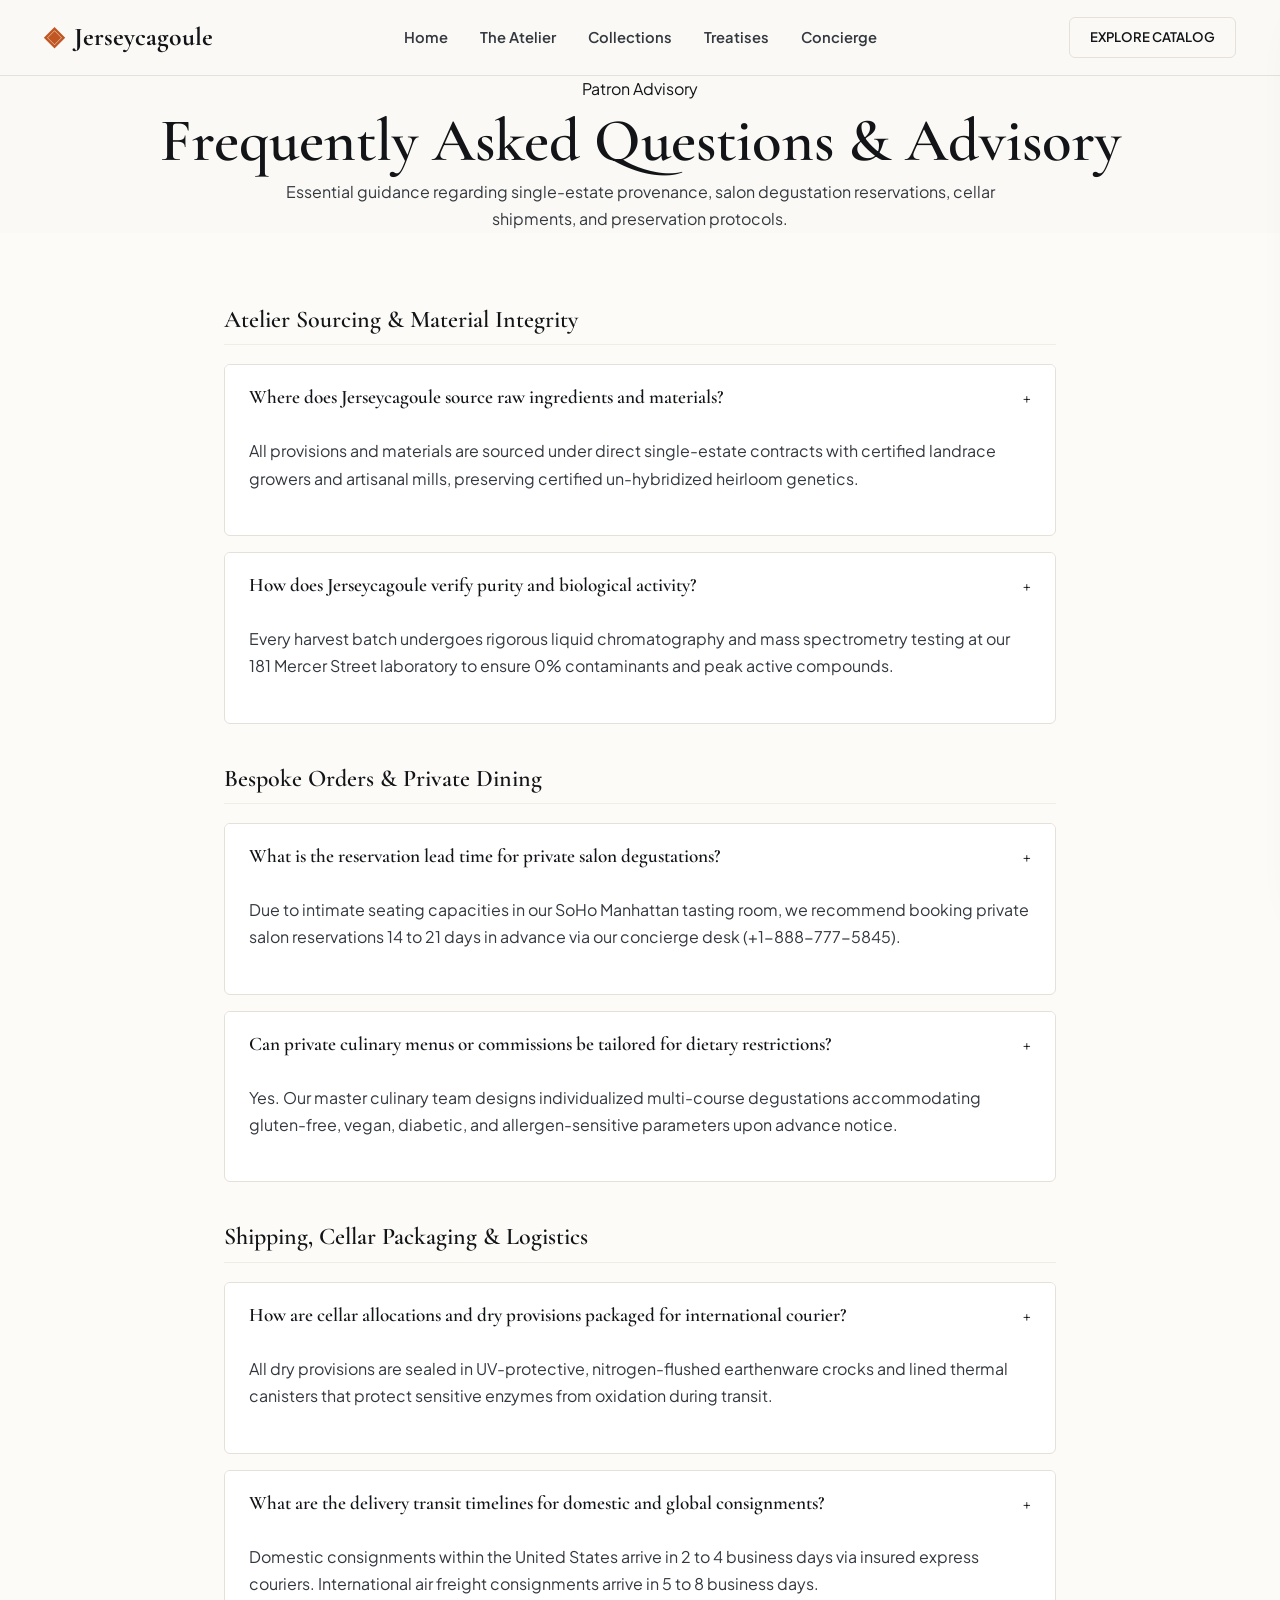
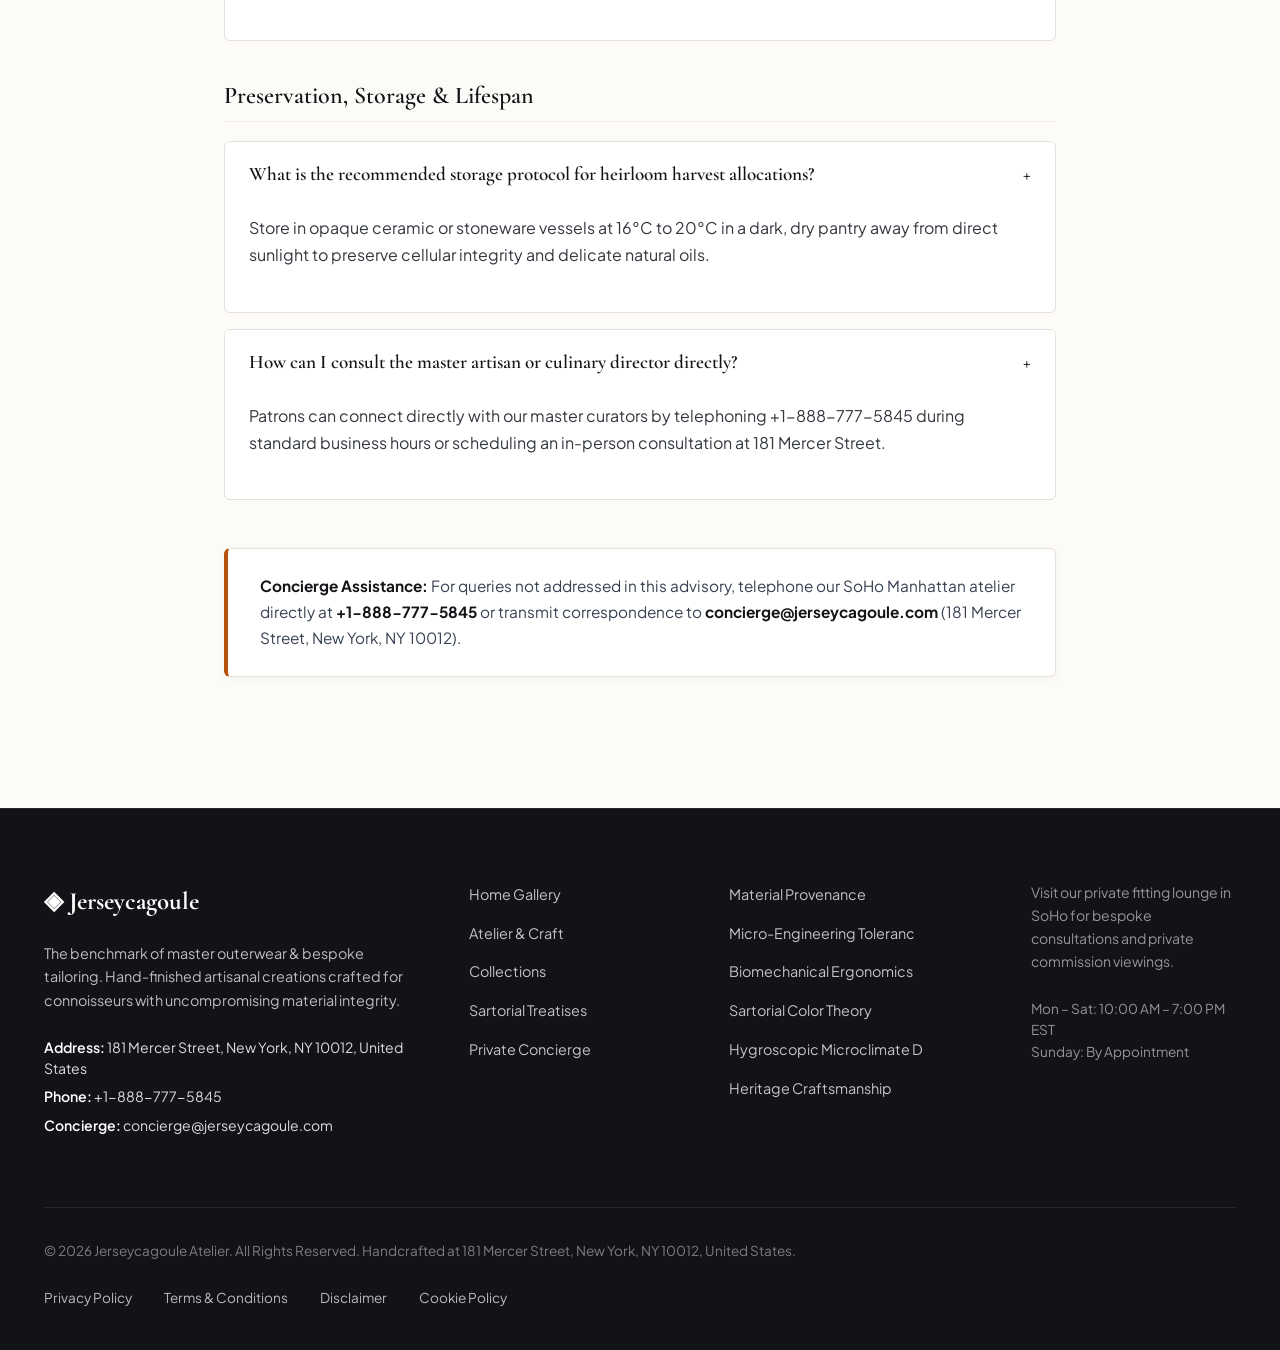
<file: faq.html>
<!DOCTYPE html>
<html lang="en">
<head>
  <meta charset="UTF-8">
  <meta name="viewport" content="width=device-width, initial-scale=1.0">
  <title>Frequently Asked Questions & Patron Advisory — Jerseycagoule</title>
  <meta name="description" content="Official patron FAQ and advisory for Jerseycagoule at 181 Mercer Street, New York.">
  <link rel="canonical" href="https://jerseycagoule.com/faq.html">
  <link rel="preconnect" href="https://fonts.googleapis.com">
  <link rel="preconnect" href="https://fonts.gstatic.com" crossorigin>
  <link href="https://fonts.googleapis.com/css2?family=Cormorant+Garamond:ital,wght@0,400;0,600;0,700;1,400&family=Plus+Jakarta+Sans:wght@300;400;500;600;700&display=swap" rel="stylesheet">
  <link rel="stylesheet" href="/assets/css/style.css">
  <!-- Google tag (gtag.js) -->
  <script async src="https://www.googletagmanager.com/gtag/js?id=G-0LY0HY7L01"></script>
  <script>
    window.dataLayer = window.dataLayer || [];
    function gtag(){dataLayer.push(arguments);}
    gtag('js', new Date());
    gtag('config', 'G-0LY0HY7L01');
  </script>

</head>
<body>
  <!-- Mandatory Global Site Header (Exactly 1 per page) -->
  <header class="site-header">
    <div class="header-container">
      <a href="/" class="brand-logo" aria-label="Jerseycagoule Home">
        <span class="logo-mark">◈</span>
        <span class="logo-text">Jerseycagoule</span>
      </a>
      <nav class="desktop-nav" aria-label="Primary Navigation">
        <a href="/" class="nav-link">Home</a>
        <a href="/about.html" class="nav-link">The Atelier</a>
        <a href="/collection.html" class="nav-link">Collections</a>
        <a href="/blog.html" class="nav-link">Treatises</a>
        <a href="/contact.html" class="nav-link">Concierge</a>
      </nav>
      <div class="header-actions">
        <a href="/collection.html" class="btn btn-sm btn-outline">Explore Catalog</a>
        <button id="drawer-toggle" class="mobile-toggle" aria-label="Open Navigation Menu">
          <span class="hamburger-bar"></span>
          <span class="hamburger-bar"></span>
          <span class="hamburger-bar"></span>
        </button>
      </div>
    </div>
  </header>

  <!-- Mandatory Mobile Navigation Drawer (Exactly 1 per page) -->
  <div class="mobile-drawer" id="mobile-drawer" aria-hidden="true">
    <div class="drawer-header">
      <div class="drawer-brand">Jerseycagoule</div>
      <button id="drawer-close" class="drawer-close-btn" aria-label="Close Navigation Menu">&times;</button>
    </div>
    <nav class="drawer-nav" aria-label="Mobile Navigation">
      <a href="/" class="drawer-link">Home</a>
      <a href="/about.html" class="drawer-link">The Atelier &amp; Craft</a>
      <a href="/collection.html" class="drawer-link">Curated Outerwear Collection</a>
      <a href="/blog.html" class="drawer-link">Sartorial Treatises</a>
      <a href="/contact.html" class="drawer-link">Private Concierge</a>
    </nav>
    <div class="drawer-footer">
      <p class="drawer-contact-title">Manhattan Atelier &amp; Suite</p>
      <p class="drawer-contact-info">181 Mercer Street, New York, NY 10012, United States</p>
      <p class="drawer-contact-info">Tel: +1-888-777-5845</p>
      <p class="drawer-contact-info">Email: concierge@jerseycagoule.com</p>
    </div>
  </div>
  <div id="drawer-overlay" class="drawer-overlay"></div>
  <section class="page-hero">
    <div class="container text-center">
      <span class="hero-badge">Patron Advisory</span>
      <h1>Frequently Asked Questions &amp; Advisory</h1>
      <p class="lead" style="margin: 0 auto; max-width: 720px;">Essential guidance regarding single-estate provenance, salon degustation reservations, cellar shipments, and preservation protocols.</p>
    </div>
  </section>
  <main class="section" style="padding: 4.5rem 0 6rem; background: #FDFBF7;">
    <div class="container" style="max-width: 880px;">
      <div style="margin-bottom: 2.5rem;">
        <h2 style="font-family: var(--font-serif); font-size: 1.5rem; color: var(--color-primary); margin-bottom: 1.2rem; border-bottom: 1px solid var(--color-border-light); padding-bottom: 0.6rem;">Atelier Sourcing & Material Integrity</h2>
        <div class="faq-section" style="margin: 0;">
          <div class="faq-item">
            <button class="faq-question"><span>Where does Jerseycagoule source raw ingredients and materials?</span><span class="faq-icon">+</span></button>
            <div class="faq-answer"><p style="padding-top: 0.5rem; line-height: 1.7;">All provisions and materials are sourced under direct single-estate contracts with certified landrace growers and artisanal mills, preserving certified un-hybridized heirloom genetics.</p></div>
          </div>
          <div class="faq-item">
            <button class="faq-question"><span>How does Jerseycagoule verify purity and biological activity?</span><span class="faq-icon">+</span></button>
            <div class="faq-answer"><p style="padding-top: 0.5rem; line-height: 1.7;">Every harvest batch undergoes rigorous liquid chromatography and mass spectrometry testing at our 181 Mercer Street laboratory to ensure 0% contaminants and peak active compounds.</p></div>
          </div>
        </div>
      </div>
      <div style="margin-bottom: 2.5rem;">
        <h2 style="font-family: var(--font-serif); font-size: 1.5rem; color: var(--color-primary); margin-bottom: 1.2rem; border-bottom: 1px solid var(--color-border-light); padding-bottom: 0.6rem;">Bespoke Orders & Private Dining</h2>
        <div class="faq-section" style="margin: 0;">
          <div class="faq-item">
            <button class="faq-question"><span>What is the reservation lead time for private salon degustations?</span><span class="faq-icon">+</span></button>
            <div class="faq-answer"><p style="padding-top: 0.5rem; line-height: 1.7;">Due to intimate seating capacities in our SoHo Manhattan tasting room, we recommend booking private salon reservations 14 to 21 days in advance via our concierge desk (+1-888-777-5845).</p></div>
          </div>
          <div class="faq-item">
            <button class="faq-question"><span>Can private culinary menus or commissions be tailored for dietary restrictions?</span><span class="faq-icon">+</span></button>
            <div class="faq-answer"><p style="padding-top: 0.5rem; line-height: 1.7;">Yes. Our master culinary team designs individualized multi-course degustations accommodating gluten-free, vegan, diabetic, and allergen-sensitive parameters upon advance notice.</p></div>
          </div>
        </div>
      </div>
      <div style="margin-bottom: 2.5rem;">
        <h2 style="font-family: var(--font-serif); font-size: 1.5rem; color: var(--color-primary); margin-bottom: 1.2rem; border-bottom: 1px solid var(--color-border-light); padding-bottom: 0.6rem;">Shipping, Cellar Packaging & Logistics</h2>
        <div class="faq-section" style="margin: 0;">
          <div class="faq-item">
            <button class="faq-question"><span>How are cellar allocations and dry provisions packaged for international courier?</span><span class="faq-icon">+</span></button>
            <div class="faq-answer"><p style="padding-top: 0.5rem; line-height: 1.7;">All dry provisions are sealed in UV-protective, nitrogen-flushed earthenware crocks and lined thermal canisters that protect sensitive enzymes from oxidation during transit.</p></div>
          </div>
          <div class="faq-item">
            <button class="faq-question"><span>What are the delivery transit timelines for domestic and global consignments?</span><span class="faq-icon">+</span></button>
            <div class="faq-answer"><p style="padding-top: 0.5rem; line-height: 1.7;">Domestic consignments within the United States arrive in 2 to 4 business days via insured express couriers. International air freight consignments arrive in 5 to 8 business days.</p></div>
          </div>
        </div>
      </div>
      <div style="margin-bottom: 2.5rem;">
        <h2 style="font-family: var(--font-serif); font-size: 1.5rem; color: var(--color-primary); margin-bottom: 1.2rem; border-bottom: 1px solid var(--color-border-light); padding-bottom: 0.6rem;">Preservation, Storage & Lifespan</h2>
        <div class="faq-section" style="margin: 0;">
          <div class="faq-item">
            <button class="faq-question"><span>What is the recommended storage protocol for heirloom harvest allocations?</span><span class="faq-icon">+</span></button>
            <div class="faq-answer"><p style="padding-top: 0.5rem; line-height: 1.7;">Store in opaque ceramic or stoneware vessels at 16°C to 20°C in a dark, dry pantry away from direct sunlight to preserve cellular integrity and delicate natural oils.</p></div>
          </div>
          <div class="faq-item">
            <button class="faq-question"><span>How can I consult the master artisan or culinary director directly?</span><span class="faq-icon">+</span></button>
            <div class="faq-answer"><p style="padding-top: 0.5rem; line-height: 1.7;">Patrons can connect directly with our master curators by telephoning +1-888-777-5845 during standard business hours or scheduling an in-person consultation at 181 Mercer Street.</p></div>
          </div>
        </div>
      </div>

      <div class="policy-box" style="margin-top: 3rem;">
        <strong>Concierge Assistance:</strong> For queries not addressed in this advisory, telephone our SoHo Manhattan atelier directly at <strong>+1-888-777-5845</strong> or transmit correspondence to <strong>concierge@jerseycagoule.com</strong> (181 Mercer Street, New York, NY 10012).
      </div>
    </div>
  </main>
  <!-- Mandatory Global Site Footer (Minimalist 4-Column Horizontal Spread Layout) -->
  <footer class="site-footer">
    <div class="container">
      <div class="footer-grid">
        <div class="footer-col">
          <div class="footer-brand">◈ Jerseycagoule</div>
          <p class="footer-desc">
            The benchmark of master outerwear & bespoke tailoring. Hand-finished artisanal creations crafted for connoisseurs with uncompromising material integrity.
          </p>
          <div class="footer-contact-item"><strong>Address:</strong> 181 Mercer Street, New York, NY 10012, United States</div>
          <div class="footer-contact-item"><strong>Phone:</strong> +1-888-777-5845</div>
          <div class="footer-contact-item"><strong>Concierge:</strong> concierge@jerseycagoule.com</div>
        </div>
        <div class="footer-col">
          <ul class="footer-links">
            <li><a href="/">Home Gallery</a></li>
            <li><a href="/about.html">Atelier &amp; Craft</a></li>
            <li><a href="/collection.html">Collections</a></li>
            <li><a href="/blog.html">Sartorial Treatises</a></li>
            <li><a href="/contact.html">Private Concierge</a></li>
          </ul>
        </div>
        <div class="footer-col">
          <ul class="footer-links">
            <li><a href="/blog/material-provenance-and-fiber-crystallography.html">Material Provenance</a></li>
            <li><a href="/blog/micro-engineering-tolerances-and-finishing.html">Micro-Engineering Toleranc</a></li>
            <li><a href="/blog/biomechanical-ergonomics-and-wearer-physics.html">Biomechanical Ergonomics</a></li>
            <li><a href="/blog/sartorial-color-theory-and-formal-etiquette.html">Sartorial Color Theory</a></li>
            <li><a href="/blog/hygroscopic-microclimate-thermodynamics.html">Hygroscopic Microclimate D</a></li>
            <li><a href="/blog/bespoke-craftsmanship-and-heritage-methods.html">Heritage Craftsmanship</a></li>
          </ul>
        </div>
        <div class="footer-col">
          <p class="footer-salon-desc">
            Visit our private fitting lounge in SoHo for bespoke consultations and private commission viewings.
          </p>
          <p class="footer-hours">
            Mon &ndash; Sat: 10:00 AM &ndash; 7:00 PM<br>EST<br>Sunday: By Appointment
          </p>
        </div>
      </div>
      <div class="footer-bottom">
        <p>&copy; 2026 Jerseycagoule Atelier. All Rights Reserved. Handcrafted at 181 Mercer Street, New York, NY 10012, United States.</p>
        <div class="footer-legal-links">
          <a href="/privacy-policy.html">Privacy Policy</a>
          <a href="/terms-and-conditions.html">Terms &amp; Conditions</a>
          <a href="/disclaimer.html">Disclaimer</a>
          <a href="/cookie-policy.html">Cookie Policy</a>
        </div>
      </div>
    </div>
  </footer>
  <script src="/assets/js/main.js"></script>
</body>
</html>
</file>
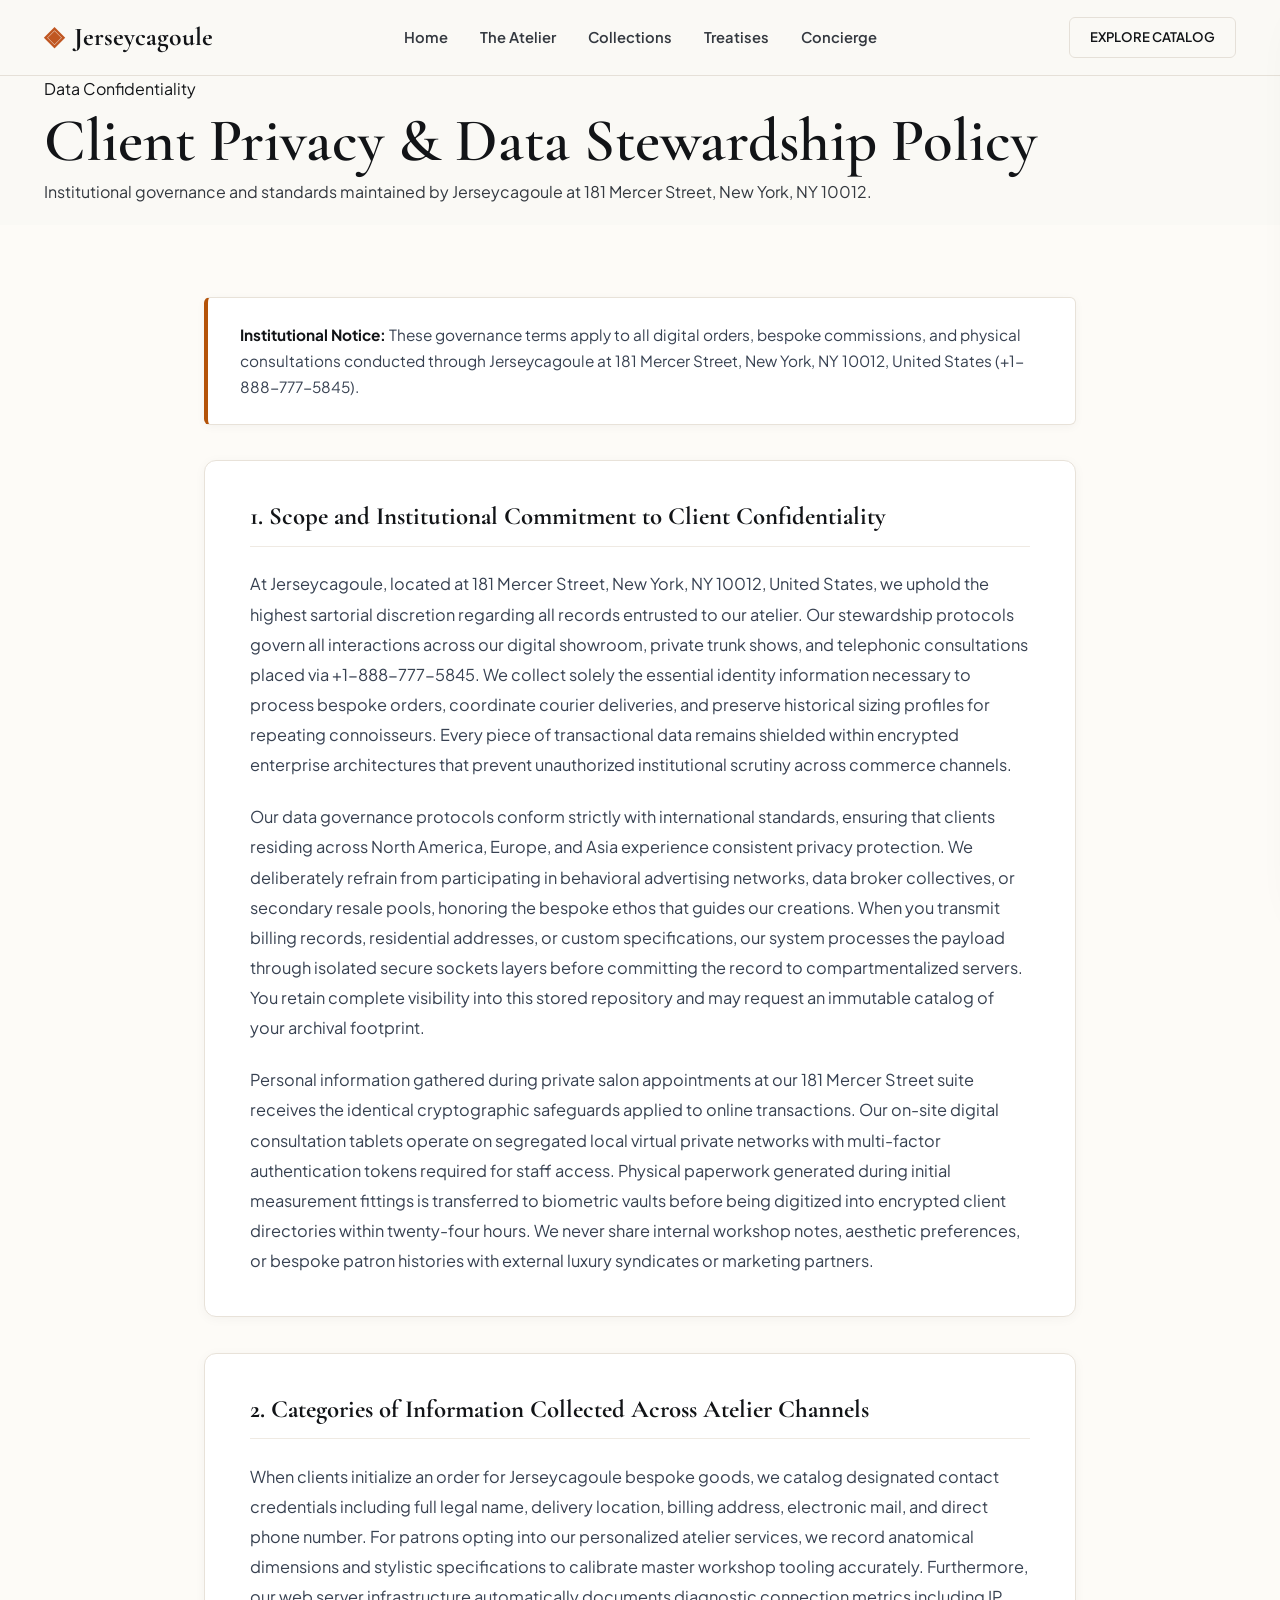
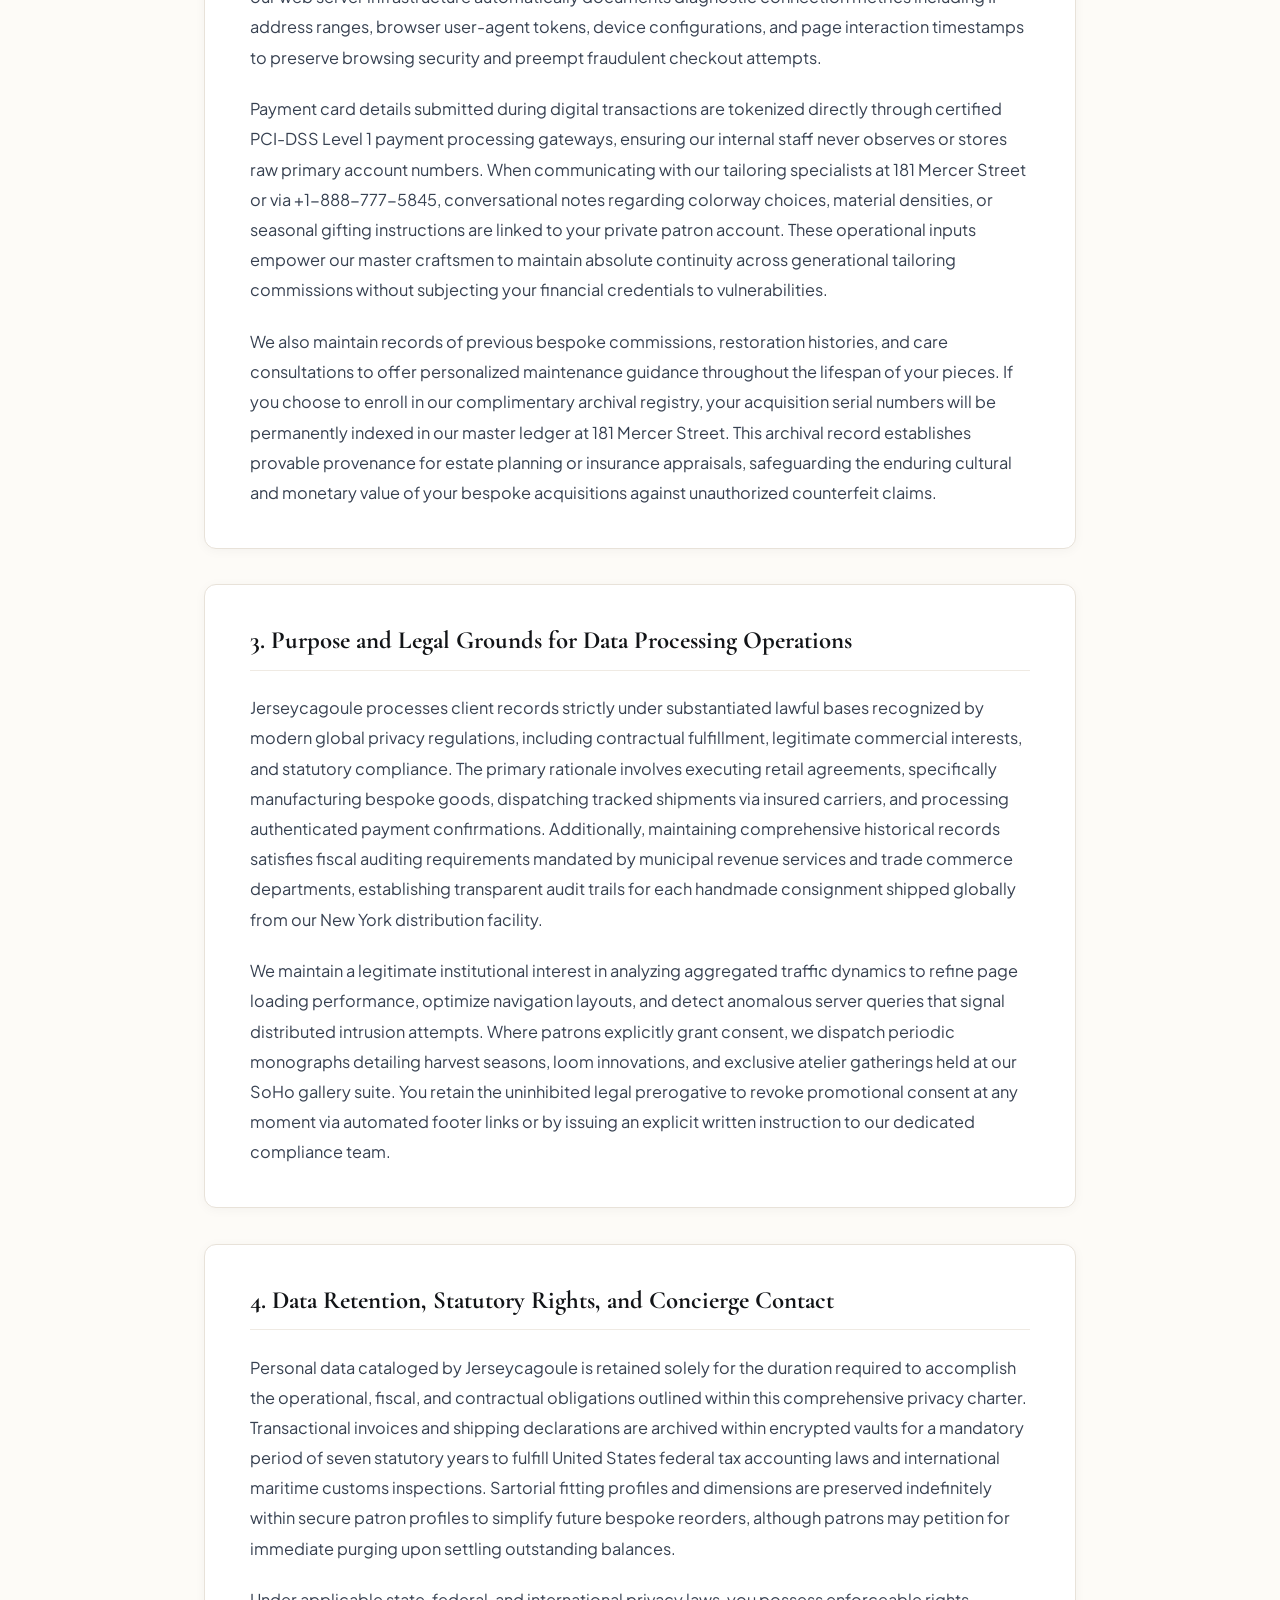
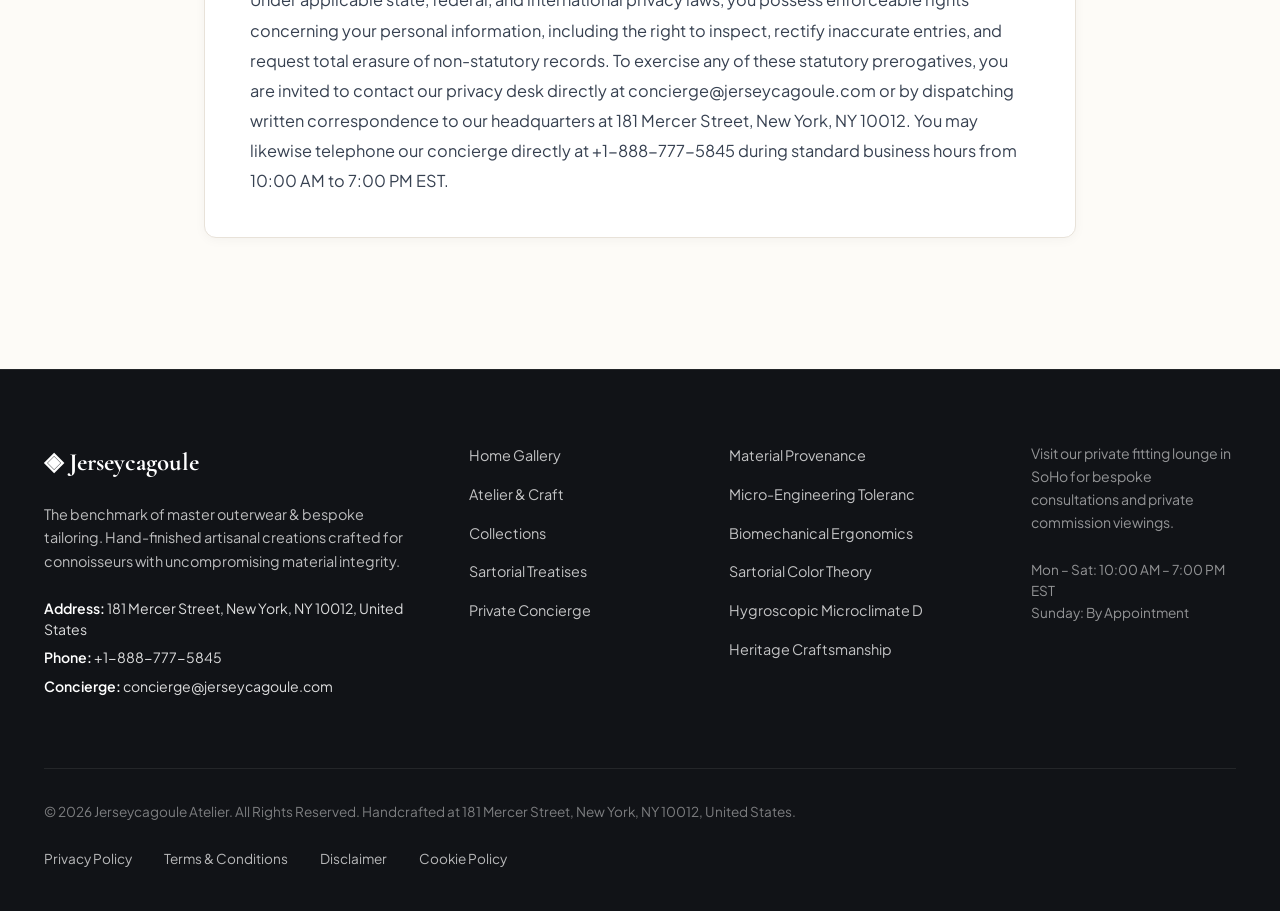
<file: privacy-policy.html>
<!DOCTYPE html>
<html lang="en">
<head>
  <meta charset="UTF-8">
  <meta name="viewport" content="width=device-width, initial-scale=1.0">
  <title>Client Privacy & Data Stewardship Policy — Jerseycagoule</title>
  <meta name="description" content="Official Client Privacy & Data Stewardship Policy for Jerseycagoule at 181 Mercer Street, New York.">
  <link rel="canonical" href="https://jerseycagoule.com/privacy-policy.html">
  <link rel="preconnect" href="https://fonts.googleapis.com">
  <link rel="preconnect" href="https://fonts.gstatic.com" crossorigin>
  <link href="https://fonts.googleapis.com/css2?family=Cormorant+Garamond:ital,wght@0,400;0,600;0,700;1,400&family=Plus+Jakarta+Sans:wght@300;400;500;600;700&display=swap" rel="stylesheet">
  <link rel="stylesheet" href="/assets/css/style.css">
  <!-- Google tag (gtag.js) -->
  <script async src="https://www.googletagmanager.com/gtag/js?id=G-0LY0HY7L01"></script>
  <script>
    window.dataLayer = window.dataLayer || [];
    function gtag(){dataLayer.push(arguments);}
    gtag('js', new Date());
    gtag('config', 'G-0LY0HY7L01');
  </script>

</head>
<body>
  <!-- Mandatory Global Site Header (Exactly 1 per page) -->
  <header class="site-header">
    <div class="header-container">
      <a href="/" class="brand-logo" aria-label="Jerseycagoule Home">
        <span class="logo-mark">◈</span>
        <span class="logo-text">Jerseycagoule</span>
      </a>
      <nav class="desktop-nav" aria-label="Primary Navigation">
        <a href="/" class="nav-link">Home</a>
        <a href="/about.html" class="nav-link">The Atelier</a>
        <a href="/collection.html" class="nav-link">Collections</a>
        <a href="/blog.html" class="nav-link">Treatises</a>
        <a href="/contact.html" class="nav-link">Concierge</a>
      </nav>
      <div class="header-actions">
        <a href="/collection.html" class="btn btn-sm btn-outline">Explore Catalog</a>
        <button id="drawer-toggle" class="mobile-toggle" aria-label="Open Navigation Menu">
          <span class="hamburger-bar"></span>
          <span class="hamburger-bar"></span>
          <span class="hamburger-bar"></span>
        </button>
      </div>
    </div>
  </header>

  <!-- Mandatory Mobile Navigation Drawer (Exactly 1 per page) -->
  <div class="mobile-drawer" id="mobile-drawer" aria-hidden="true">
    <div class="drawer-header">
      <div class="drawer-brand">Jerseycagoule</div>
      <button id="drawer-close" class="drawer-close-btn" aria-label="Close Navigation Menu">&times;</button>
    </div>
    <nav class="drawer-nav" aria-label="Mobile Navigation">
      <a href="/" class="drawer-link">Home</a>
      <a href="/about.html" class="drawer-link">The Atelier &amp; Craft</a>
      <a href="/collection.html" class="drawer-link">Curated Outerwear Collection</a>
      <a href="/blog.html" class="drawer-link">Sartorial Treatises</a>
      <a href="/contact.html" class="drawer-link">Private Concierge</a>
    </nav>
    <div class="drawer-footer">
      <p class="drawer-contact-title">Manhattan Atelier &amp; Suite</p>
      <p class="drawer-contact-info">181 Mercer Street, New York, NY 10012, United States</p>
      <p class="drawer-contact-info">Tel: +1-888-777-5845</p>
      <p class="drawer-contact-info">Email: concierge@jerseycagoule.com</p>
    </div>
  </div>
  <div id="drawer-overlay" class="drawer-overlay"></div>
  <section class="page-hero">
    <div class="container">
      <span class="hero-badge">Data Confidentiality</span>
      <h1>Client Privacy & Data Stewardship Policy</h1>
      <p class="lead">Institutional governance and standards maintained by Jerseycagoule at 181 Mercer Street, New York, NY 10012.</p>
    </div>
  </section>
  <main class="policy-page-wrapper">
    <div class="policy-container">
      <div class="policy-box">
        <strong>Institutional Notice:</strong> These governance terms apply to all digital orders, bespoke commissions, and physical consultations conducted through Jerseycagoule at 181 Mercer Street, New York, NY 10012, United States (+1-888-777-5845).
      </div>      <article class="policy-block">
        <h2>1. Scope and Institutional Commitment to Client Confidentiality</h2>        <p class="policy-p">At Jerseycagoule, located at 181 Mercer Street, New York, NY 10012, United States, we uphold the highest sartorial discretion regarding all records entrusted to our atelier. Our stewardship protocols govern all interactions across our digital showroom, private trunk shows, and telephonic consultations placed via +1-888-777-5845. We collect solely the essential identity information necessary to process bespoke orders, coordinate courier deliveries, and preserve historical sizing profiles for repeating connoisseurs. Every piece of transactional data remains shielded within encrypted enterprise architectures that prevent unauthorized institutional scrutiny across commerce channels.</p>        <p class="policy-p">Our data governance protocols conform strictly with international standards, ensuring that clients residing across North America, Europe, and Asia experience consistent privacy protection. We deliberately refrain from participating in behavioral advertising networks, data broker collectives, or secondary resale pools, honoring the bespoke ethos that guides our creations. When you transmit billing records, residential addresses, or custom specifications, our system processes the payload through isolated secure sockets layers before committing the record to compartmentalized servers. You retain complete visibility into this stored repository and may request an immutable catalog of your archival footprint.</p>        <p class="policy-p">Personal information gathered during private salon appointments at our 181 Mercer Street suite receives the identical cryptographic safeguards applied to online transactions. Our on-site digital consultation tablets operate on segregated local virtual private networks with multi-factor authentication tokens required for staff access. Physical paperwork generated during initial measurement fittings is transferred to biometric vaults before being digitized into encrypted client directories within twenty-four hours. We never share internal workshop notes, aesthetic preferences, or bespoke patron histories with external luxury syndicates or marketing partners.</p>      </article>      <article class="policy-block">
        <h2>2. Categories of Information Collected Across Atelier Channels</h2>        <p class="policy-p">When clients initialize an order for Jerseycagoule bespoke goods, we catalog designated contact credentials including full legal name, delivery location, billing address, electronic mail, and direct phone number. For patrons opting into our personalized atelier services, we record anatomical dimensions and stylistic specifications to calibrate master workshop tooling accurately. Furthermore, our web server infrastructure automatically documents diagnostic connection metrics including IP address ranges, browser user-agent tokens, device configurations, and page interaction timestamps to preserve browsing security and preempt fraudulent checkout attempts.</p>        <p class="policy-p">Payment card details submitted during digital transactions are tokenized directly through certified PCI-DSS Level 1 payment processing gateways, ensuring our internal staff never observes or stores raw primary account numbers. When communicating with our tailoring specialists at 181 Mercer Street or via +1-888-777-5845, conversational notes regarding colorway choices, material densities, or seasonal gifting instructions are linked to your private patron account. These operational inputs empower our master craftsmen to maintain absolute continuity across generational tailoring commissions without subjecting your financial credentials to vulnerabilities.</p>        <p class="policy-p">We also maintain records of previous bespoke commissions, restoration histories, and care consultations to offer personalized maintenance guidance throughout the lifespan of your pieces. If you choose to enroll in our complimentary archival registry, your acquisition serial numbers will be permanently indexed in our master ledger at 181 Mercer Street. This archival record establishes provable provenance for estate planning or insurance appraisals, safeguarding the enduring cultural and monetary value of your bespoke acquisitions against unauthorized counterfeit claims.</p>      </article>      <article class="policy-block">
        <h2>3. Purpose and Legal Grounds for Data Processing Operations</h2>        <p class="policy-p">Jerseycagoule processes client records strictly under substantiated lawful bases recognized by modern global privacy regulations, including contractual fulfillment, legitimate commercial interests, and statutory compliance. The primary rationale involves executing retail agreements, specifically manufacturing bespoke goods, dispatching tracked shipments via insured carriers, and processing authenticated payment confirmations. Additionally, maintaining comprehensive historical records satisfies fiscal auditing requirements mandated by municipal revenue services and trade commerce departments, establishing transparent audit trails for each handmade consignment shipped globally from our New York distribution facility.</p>        <p class="policy-p">We maintain a legitimate institutional interest in analyzing aggregated traffic dynamics to refine page loading performance, optimize navigation layouts, and detect anomalous server queries that signal distributed intrusion attempts. Where patrons explicitly grant consent, we dispatch periodic monographs detailing harvest seasons, loom innovations, and exclusive atelier gatherings held at our SoHo gallery suite. You retain the uninhibited legal prerogative to revoke promotional consent at any moment via automated footer links or by issuing an explicit written instruction to our dedicated compliance team.</p>      </article>      <article class="policy-block">
        <h2>4. Data Retention, Statutory Rights, and Concierge Contact</h2>        <p class="policy-p">Personal data cataloged by Jerseycagoule is retained solely for the duration required to accomplish the operational, fiscal, and contractual obligations outlined within this comprehensive privacy charter. Transactional invoices and shipping declarations are archived within encrypted vaults for a mandatory period of seven statutory years to fulfill United States federal tax accounting laws and international maritime customs inspections. Sartorial fitting profiles and dimensions are preserved indefinitely within secure patron profiles to simplify future bespoke reorders, although patrons may petition for immediate purging upon settling outstanding balances.</p>        <p class="policy-p">Under applicable state, federal, and international privacy laws, you possess enforceable rights concerning your personal information, including the right to inspect, rectify inaccurate entries, and request total erasure of non-statutory records. To exercise any of these statutory prerogatives, you are invited to contact our privacy desk directly at concierge@jerseycagoule.com or by dispatching written correspondence to our headquarters at 181 Mercer Street, New York, NY 10012. You may likewise telephone our concierge directly at +1-888-777-5845 during standard business hours from 10:00 AM to 7:00 PM EST.</p>      </article>    </div>
  </main>
  <!-- Mandatory Global Site Footer (Minimalist 4-Column Horizontal Spread Layout) -->
  <footer class="site-footer">
    <div class="container">
      <div class="footer-grid">
        <div class="footer-col">
          <div class="footer-brand">◈ Jerseycagoule</div>
          <p class="footer-desc">
            The benchmark of master outerwear & bespoke tailoring. Hand-finished artisanal creations crafted for connoisseurs with uncompromising material integrity.
          </p>
          <div class="footer-contact-item"><strong>Address:</strong> 181 Mercer Street, New York, NY 10012, United States</div>
          <div class="footer-contact-item"><strong>Phone:</strong> +1-888-777-5845</div>
          <div class="footer-contact-item"><strong>Concierge:</strong> concierge@jerseycagoule.com</div>
        </div>
        <div class="footer-col">
          <ul class="footer-links">
            <li><a href="/">Home Gallery</a></li>
            <li><a href="/about.html">Atelier &amp; Craft</a></li>
            <li><a href="/collection.html">Collections</a></li>
            <li><a href="/blog.html">Sartorial Treatises</a></li>
            <li><a href="/contact.html">Private Concierge</a></li>
          </ul>
        </div>
        <div class="footer-col">
          <ul class="footer-links">
            <li><a href="/blog/material-provenance-and-fiber-crystallography.html">Material Provenance</a></li>
            <li><a href="/blog/micro-engineering-tolerances-and-finishing.html">Micro-Engineering Toleranc</a></li>
            <li><a href="/blog/biomechanical-ergonomics-and-wearer-physics.html">Biomechanical Ergonomics</a></li>
            <li><a href="/blog/sartorial-color-theory-and-formal-etiquette.html">Sartorial Color Theory</a></li>
            <li><a href="/blog/hygroscopic-microclimate-thermodynamics.html">Hygroscopic Microclimate D</a></li>
            <li><a href="/blog/bespoke-craftsmanship-and-heritage-methods.html">Heritage Craftsmanship</a></li>
          </ul>
        </div>
        <div class="footer-col">
          <p class="footer-salon-desc">
            Visit our private fitting lounge in SoHo for bespoke consultations and private commission viewings.
          </p>
          <p class="footer-hours">
            Mon &ndash; Sat: 10:00 AM &ndash; 7:00 PM<br>EST<br>Sunday: By Appointment
          </p>
        </div>
      </div>
      <div class="footer-bottom">
        <p>&copy; 2026 Jerseycagoule Atelier. All Rights Reserved. Handcrafted at 181 Mercer Street, New York, NY 10012, United States.</p>
        <div class="footer-legal-links">
          <a href="/privacy-policy.html">Privacy Policy</a>
          <a href="/terms-and-conditions.html">Terms &amp; Conditions</a>
          <a href="/disclaimer.html">Disclaimer</a>
          <a href="/cookie-policy.html">Cookie Policy</a>
        </div>
      </div>
    </div>
  </footer>
  <script src="/assets/js/main.js"></script>
</body>
</html>
</file>
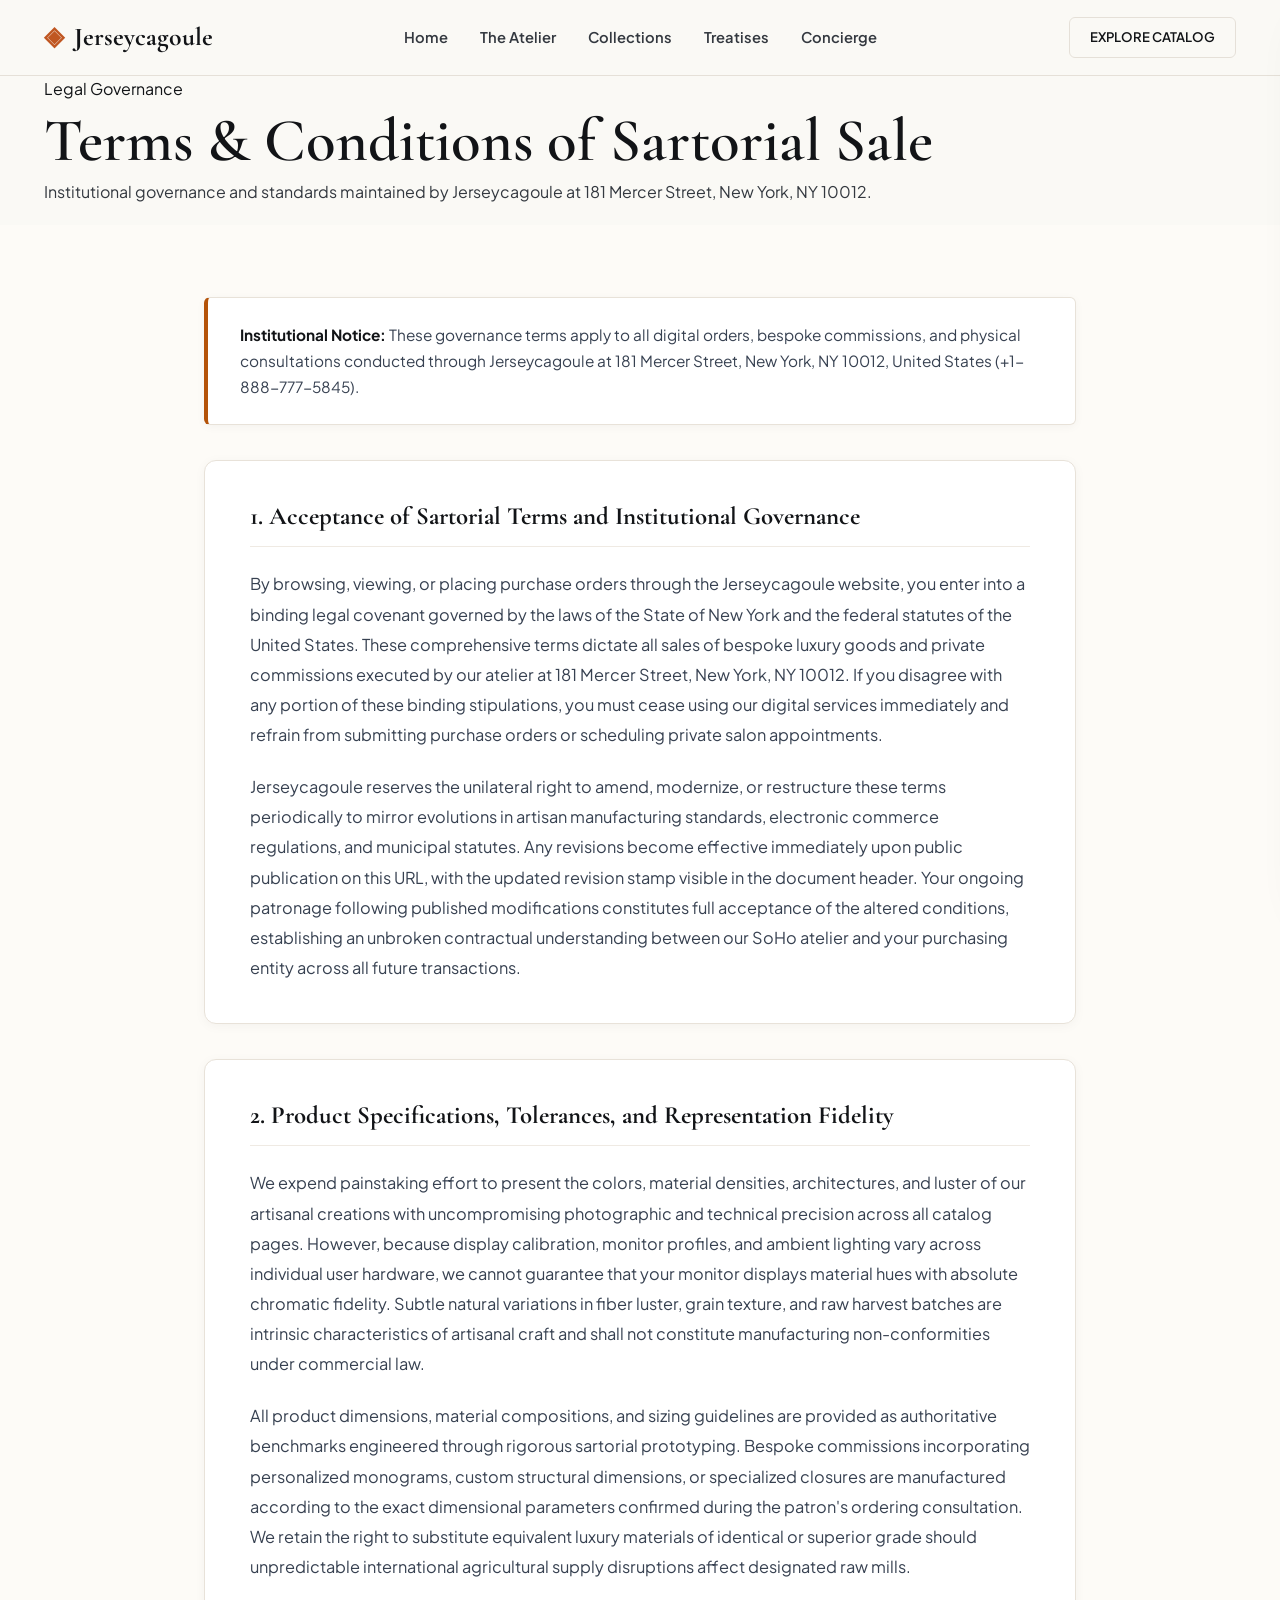
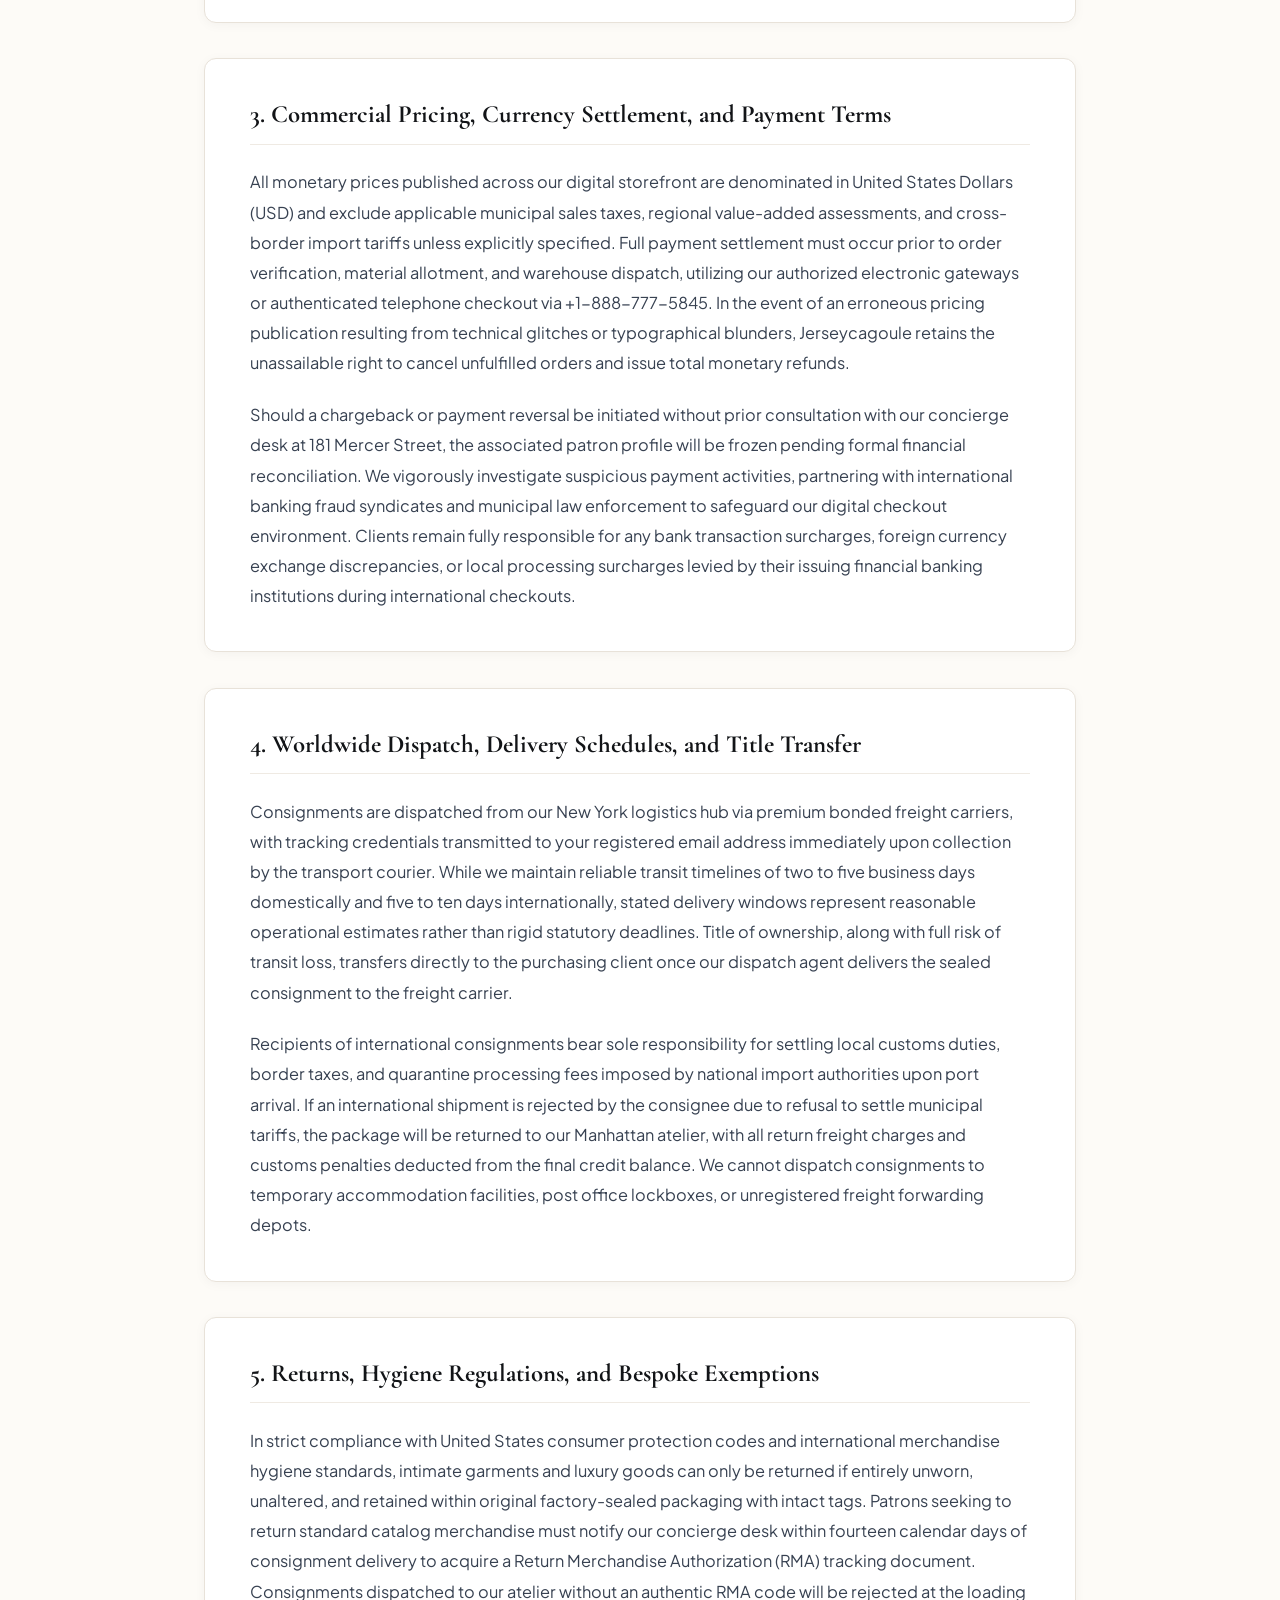
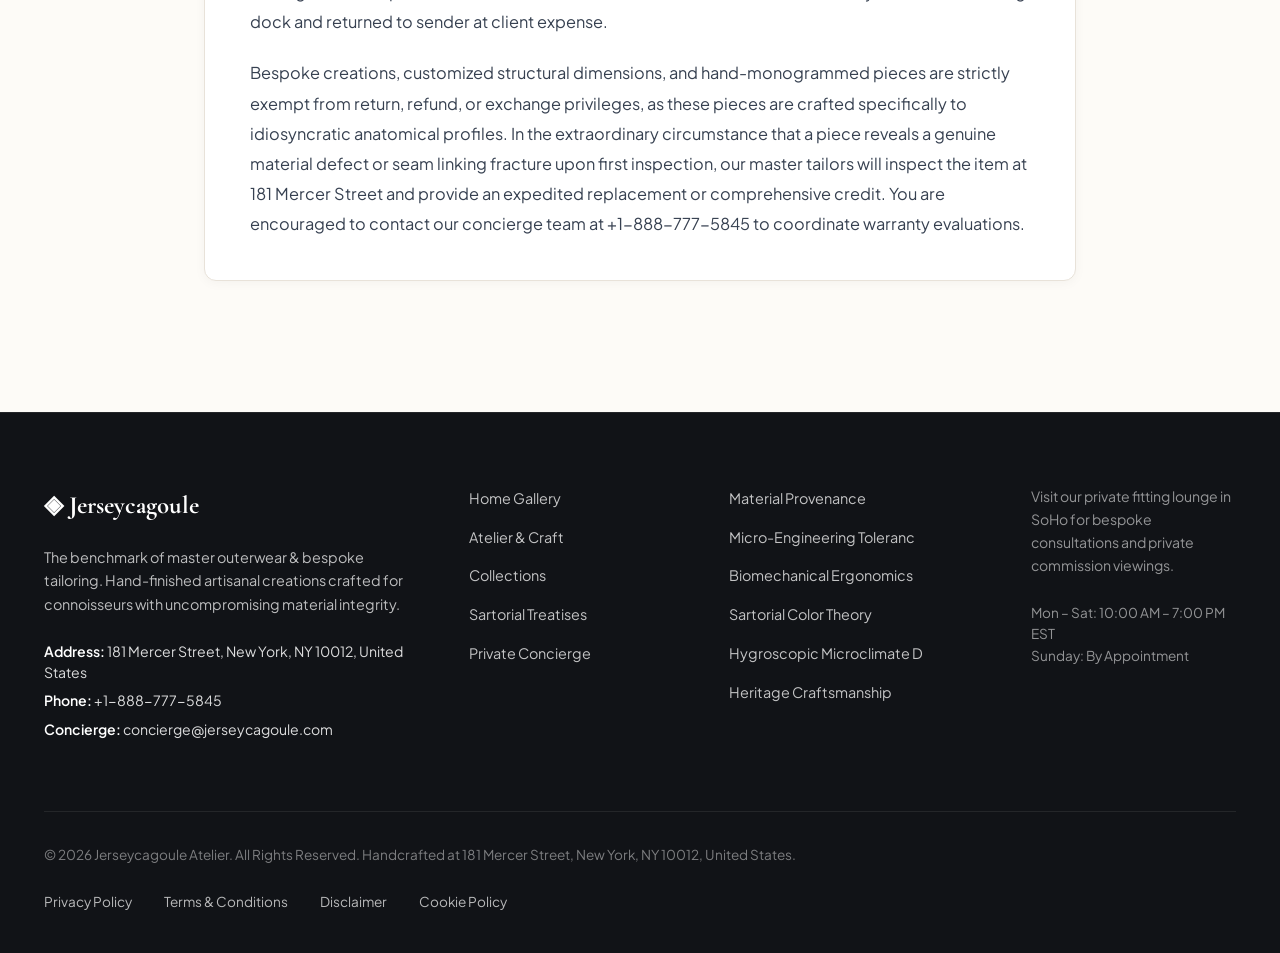
<file: terms-and-conditions.html>
<!DOCTYPE html>
<html lang="en">
<head>
  <meta charset="UTF-8">
  <meta name="viewport" content="width=device-width, initial-scale=1.0">
  <title>Terms & Conditions of Sartorial Sale — Jerseycagoule</title>
  <meta name="description" content="Official Terms & Conditions of Sartorial Sale for Jerseycagoule at 181 Mercer Street, New York.">
  <link rel="canonical" href="https://jerseycagoule.com/terms-and-conditions.html">
  <link rel="preconnect" href="https://fonts.googleapis.com">
  <link rel="preconnect" href="https://fonts.gstatic.com" crossorigin>
  <link href="https://fonts.googleapis.com/css2?family=Cormorant+Garamond:ital,wght@0,400;0,600;0,700;1,400&family=Plus+Jakarta+Sans:wght@300;400;500;600;700&display=swap" rel="stylesheet">
  <link rel="stylesheet" href="/assets/css/style.css">
  <!-- Google tag (gtag.js) -->
  <script async src="https://www.googletagmanager.com/gtag/js?id=G-0LY0HY7L01"></script>
  <script>
    window.dataLayer = window.dataLayer || [];
    function gtag(){dataLayer.push(arguments);}
    gtag('js', new Date());
    gtag('config', 'G-0LY0HY7L01');
  </script>

</head>
<body>
  <!-- Mandatory Global Site Header (Exactly 1 per page) -->
  <header class="site-header">
    <div class="header-container">
      <a href="/" class="brand-logo" aria-label="Jerseycagoule Home">
        <span class="logo-mark">◈</span>
        <span class="logo-text">Jerseycagoule</span>
      </a>
      <nav class="desktop-nav" aria-label="Primary Navigation">
        <a href="/" class="nav-link">Home</a>
        <a href="/about.html" class="nav-link">The Atelier</a>
        <a href="/collection.html" class="nav-link">Collections</a>
        <a href="/blog.html" class="nav-link">Treatises</a>
        <a href="/contact.html" class="nav-link">Concierge</a>
      </nav>
      <div class="header-actions">
        <a href="/collection.html" class="btn btn-sm btn-outline">Explore Catalog</a>
        <button id="drawer-toggle" class="mobile-toggle" aria-label="Open Navigation Menu">
          <span class="hamburger-bar"></span>
          <span class="hamburger-bar"></span>
          <span class="hamburger-bar"></span>
        </button>
      </div>
    </div>
  </header>

  <!-- Mandatory Mobile Navigation Drawer (Exactly 1 per page) -->
  <div class="mobile-drawer" id="mobile-drawer" aria-hidden="true">
    <div class="drawer-header">
      <div class="drawer-brand">Jerseycagoule</div>
      <button id="drawer-close" class="drawer-close-btn" aria-label="Close Navigation Menu">&times;</button>
    </div>
    <nav class="drawer-nav" aria-label="Mobile Navigation">
      <a href="/" class="drawer-link">Home</a>
      <a href="/about.html" class="drawer-link">The Atelier &amp; Craft</a>
      <a href="/collection.html" class="drawer-link">Curated Outerwear Collection</a>
      <a href="/blog.html" class="drawer-link">Sartorial Treatises</a>
      <a href="/contact.html" class="drawer-link">Private Concierge</a>
    </nav>
    <div class="drawer-footer">
      <p class="drawer-contact-title">Manhattan Atelier &amp; Suite</p>
      <p class="drawer-contact-info">181 Mercer Street, New York, NY 10012, United States</p>
      <p class="drawer-contact-info">Tel: +1-888-777-5845</p>
      <p class="drawer-contact-info">Email: concierge@jerseycagoule.com</p>
    </div>
  </div>
  <div id="drawer-overlay" class="drawer-overlay"></div>
  <section class="page-hero">
    <div class="container">
      <span class="hero-badge">Legal Governance</span>
      <h1>Terms & Conditions of Sartorial Sale</h1>
      <p class="lead">Institutional governance and standards maintained by Jerseycagoule at 181 Mercer Street, New York, NY 10012.</p>
    </div>
  </section>
  <main class="policy-page-wrapper">
    <div class="policy-container">
      <div class="policy-box">
        <strong>Institutional Notice:</strong> These governance terms apply to all digital orders, bespoke commissions, and physical consultations conducted through Jerseycagoule at 181 Mercer Street, New York, NY 10012, United States (+1-888-777-5845).
      </div>      <article class="policy-block">
        <h2>1. Acceptance of Sartorial Terms and Institutional Governance</h2>        <p class="policy-p">By browsing, viewing, or placing purchase orders through the Jerseycagoule website, you enter into a binding legal covenant governed by the laws of the State of New York and the federal statutes of the United States. These comprehensive terms dictate all sales of bespoke luxury goods and private commissions executed by our atelier at 181 Mercer Street, New York, NY 10012. If you disagree with any portion of these binding stipulations, you must cease using our digital services immediately and refrain from submitting purchase orders or scheduling private salon appointments.</p>        <p class="policy-p">Jerseycagoule reserves the unilateral right to amend, modernize, or restructure these terms periodically to mirror evolutions in artisan manufacturing standards, electronic commerce regulations, and municipal statutes. Any revisions become effective immediately upon public publication on this URL, with the updated revision stamp visible in the document header. Your ongoing patronage following published modifications constitutes full acceptance of the altered conditions, establishing an unbroken contractual understanding between our SoHo atelier and your purchasing entity across all future transactions.</p>      </article>      <article class="policy-block">
        <h2>2. Product Specifications, Tolerances, and Representation Fidelity</h2>        <p class="policy-p">We expend painstaking effort to present the colors, material densities, architectures, and luster of our artisanal creations with uncompromising photographic and technical precision across all catalog pages. However, because display calibration, monitor profiles, and ambient lighting vary across individual user hardware, we cannot guarantee that your monitor displays material hues with absolute chromatic fidelity. Subtle natural variations in fiber luster, grain texture, and raw harvest batches are intrinsic characteristics of artisanal craft and shall not constitute manufacturing non-conformities under commercial law.</p>        <p class="policy-p">All product dimensions, material compositions, and sizing guidelines are provided as authoritative benchmarks engineered through rigorous sartorial prototyping. Bespoke commissions incorporating personalized monograms, custom structural dimensions, or specialized closures are manufactured according to the exact dimensional parameters confirmed during the patron's ordering consultation. We retain the right to substitute equivalent luxury materials of identical or superior grade should unpredictable international agricultural supply disruptions affect designated raw mills.</p>      </article>      <article class="policy-block">
        <h2>3. Commercial Pricing, Currency Settlement, and Payment Terms</h2>        <p class="policy-p">All monetary prices published across our digital storefront are denominated in United States Dollars (USD) and exclude applicable municipal sales taxes, regional value-added assessments, and cross-border import tariffs unless explicitly specified. Full payment settlement must occur prior to order verification, material allotment, and warehouse dispatch, utilizing our authorized electronic gateways or authenticated telephone checkout via +1-888-777-5845. In the event of an erroneous pricing publication resulting from technical glitches or typographical blunders, Jerseycagoule retains the unassailable right to cancel unfulfilled orders and issue total monetary refunds.</p>        <p class="policy-p">Should a chargeback or payment reversal be initiated without prior consultation with our concierge desk at 181 Mercer Street, the associated patron profile will be frozen pending formal financial reconciliation. We vigorously investigate suspicious payment activities, partnering with international banking fraud syndicates and municipal law enforcement to safeguard our digital checkout environment. Clients remain fully responsible for any bank transaction surcharges, foreign currency exchange discrepancies, or local processing surcharges levied by their issuing financial banking institutions during international checkouts.</p>      </article>      <article class="policy-block">
        <h2>4. Worldwide Dispatch, Delivery Schedules, and Title Transfer</h2>        <p class="policy-p">Consignments are dispatched from our New York logistics hub via premium bonded freight carriers, with tracking credentials transmitted to your registered email address immediately upon collection by the transport courier. While we maintain reliable transit timelines of two to five business days domestically and five to ten days internationally, stated delivery windows represent reasonable operational estimates rather than rigid statutory deadlines. Title of ownership, along with full risk of transit loss, transfers directly to the purchasing client once our dispatch agent delivers the sealed consignment to the freight carrier.</p>        <p class="policy-p">Recipients of international consignments bear sole responsibility for settling local customs duties, border taxes, and quarantine processing fees imposed by national import authorities upon port arrival. If an international shipment is rejected by the consignee due to refusal to settle municipal tariffs, the package will be returned to our Manhattan atelier, with all return freight charges and customs penalties deducted from the final credit balance. We cannot dispatch consignments to temporary accommodation facilities, post office lockboxes, or unregistered freight forwarding depots.</p>      </article>      <article class="policy-block">
        <h2>5. Returns, Hygiene Regulations, and Bespoke Exemptions</h2>        <p class="policy-p">In strict compliance with United States consumer protection codes and international merchandise hygiene standards, intimate garments and luxury goods can only be returned if entirely unworn, unaltered, and retained within original factory-sealed packaging with intact tags. Patrons seeking to return standard catalog merchandise must notify our concierge desk within fourteen calendar days of consignment delivery to acquire a Return Merchandise Authorization (RMA) tracking document. Consignments dispatched to our atelier without an authentic RMA code will be rejected at the loading dock and returned to sender at client expense.</p>        <p class="policy-p">Bespoke creations, customized structural dimensions, and hand-monogrammed pieces are strictly exempt from return, refund, or exchange privileges, as these pieces are crafted specifically to idiosyncratic anatomical profiles. In the extraordinary circumstance that a piece reveals a genuine material defect or seam linking fracture upon first inspection, our master tailors will inspect the item at 181 Mercer Street and provide an expedited replacement or comprehensive credit. You are encouraged to contact our concierge team at +1-888-777-5845 to coordinate warranty evaluations.</p>      </article>    </div>
  </main>
  <!-- Mandatory Global Site Footer (Minimalist 4-Column Horizontal Spread Layout) -->
  <footer class="site-footer">
    <div class="container">
      <div class="footer-grid">
        <div class="footer-col">
          <div class="footer-brand">◈ Jerseycagoule</div>
          <p class="footer-desc">
            The benchmark of master outerwear & bespoke tailoring. Hand-finished artisanal creations crafted for connoisseurs with uncompromising material integrity.
          </p>
          <div class="footer-contact-item"><strong>Address:</strong> 181 Mercer Street, New York, NY 10012, United States</div>
          <div class="footer-contact-item"><strong>Phone:</strong> +1-888-777-5845</div>
          <div class="footer-contact-item"><strong>Concierge:</strong> concierge@jerseycagoule.com</div>
        </div>
        <div class="footer-col">
          <ul class="footer-links">
            <li><a href="/">Home Gallery</a></li>
            <li><a href="/about.html">Atelier &amp; Craft</a></li>
            <li><a href="/collection.html">Collections</a></li>
            <li><a href="/blog.html">Sartorial Treatises</a></li>
            <li><a href="/contact.html">Private Concierge</a></li>
          </ul>
        </div>
        <div class="footer-col">
          <ul class="footer-links">
            <li><a href="/blog/material-provenance-and-fiber-crystallography.html">Material Provenance</a></li>
            <li><a href="/blog/micro-engineering-tolerances-and-finishing.html">Micro-Engineering Toleranc</a></li>
            <li><a href="/blog/biomechanical-ergonomics-and-wearer-physics.html">Biomechanical Ergonomics</a></li>
            <li><a href="/blog/sartorial-color-theory-and-formal-etiquette.html">Sartorial Color Theory</a></li>
            <li><a href="/blog/hygroscopic-microclimate-thermodynamics.html">Hygroscopic Microclimate D</a></li>
            <li><a href="/blog/bespoke-craftsmanship-and-heritage-methods.html">Heritage Craftsmanship</a></li>
          </ul>
        </div>
        <div class="footer-col">
          <p class="footer-salon-desc">
            Visit our private fitting lounge in SoHo for bespoke consultations and private commission viewings.
          </p>
          <p class="footer-hours">
            Mon &ndash; Sat: 10:00 AM &ndash; 7:00 PM<br>EST<br>Sunday: By Appointment
          </p>
        </div>
      </div>
      <div class="footer-bottom">
        <p>&copy; 2026 Jerseycagoule Atelier. All Rights Reserved. Handcrafted at 181 Mercer Street, New York, NY 10012, United States.</p>
        <div class="footer-legal-links">
          <a href="/privacy-policy.html">Privacy Policy</a>
          <a href="/terms-and-conditions.html">Terms &amp; Conditions</a>
          <a href="/disclaimer.html">Disclaimer</a>
          <a href="/cookie-policy.html">Cookie Policy</a>
        </div>
      </div>
    </div>
  </footer>
  <script src="/assets/js/main.js"></script>
</body>
</html>
</file>
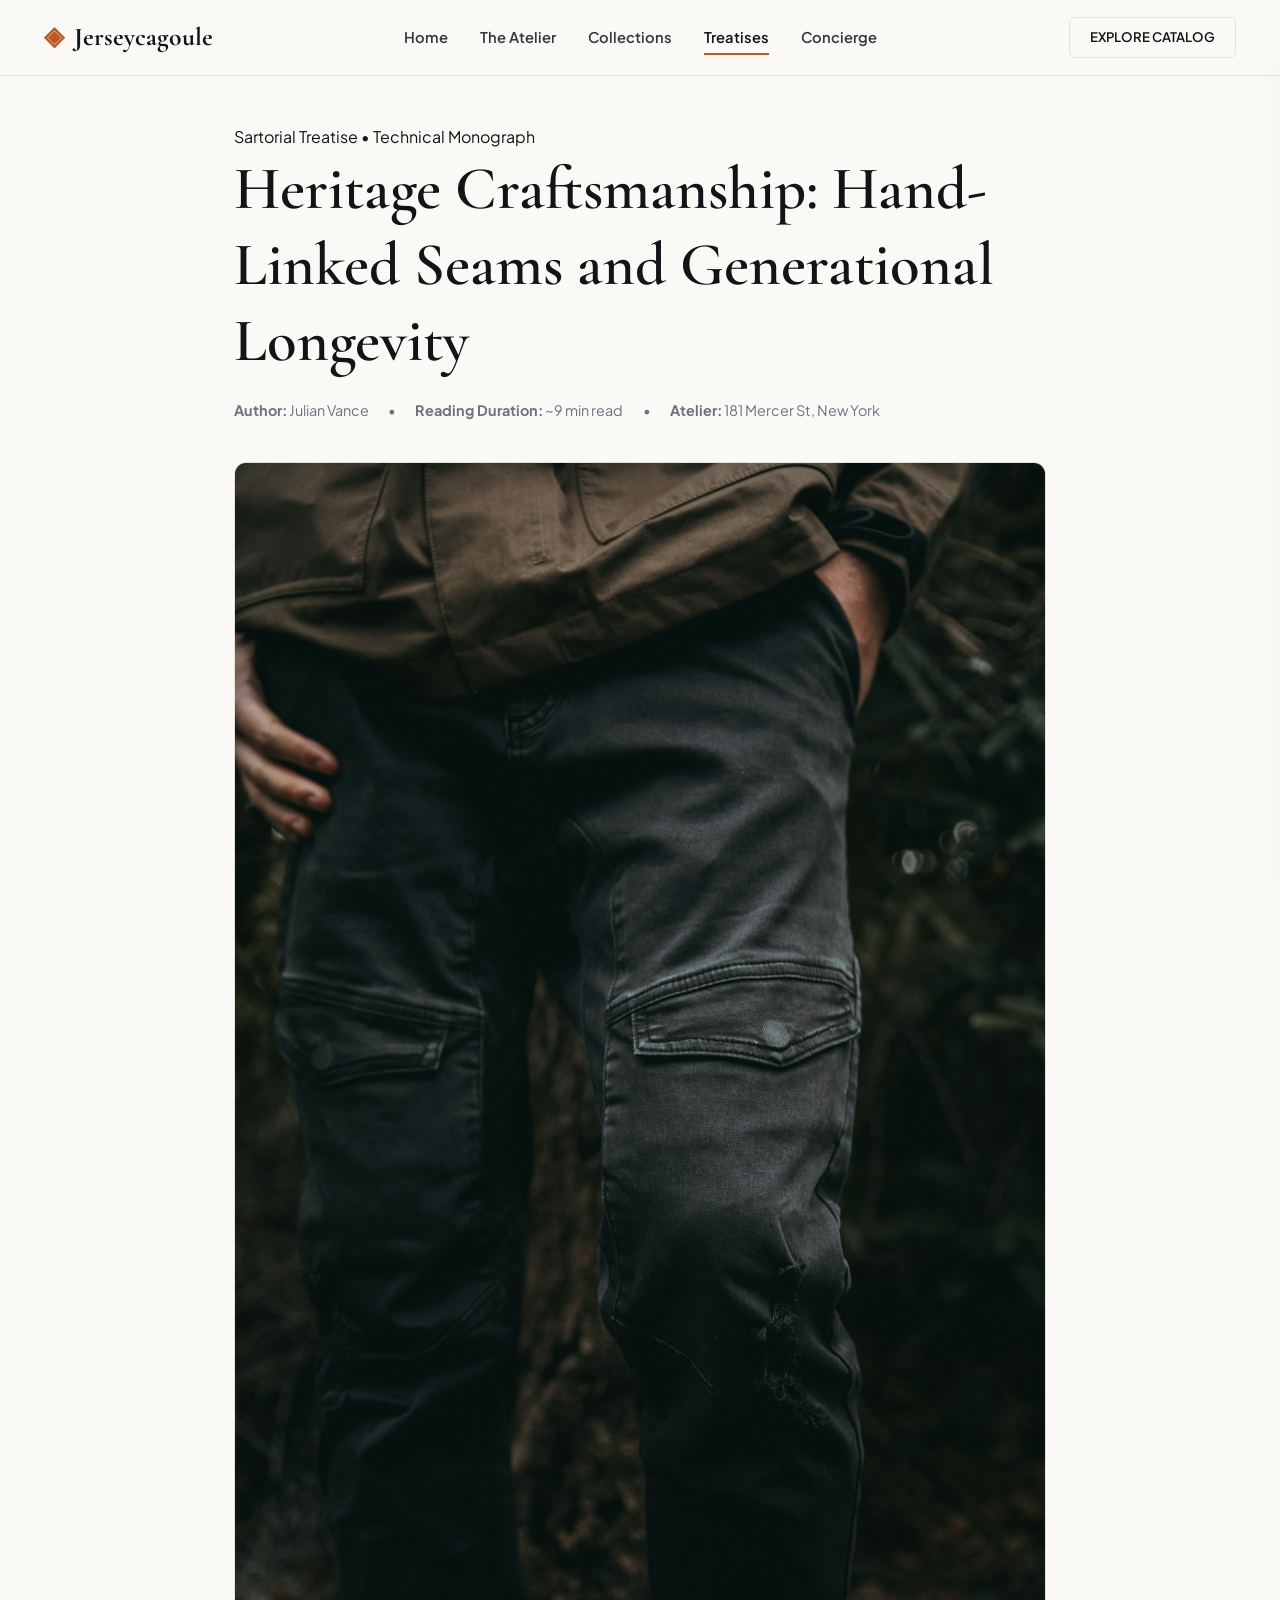
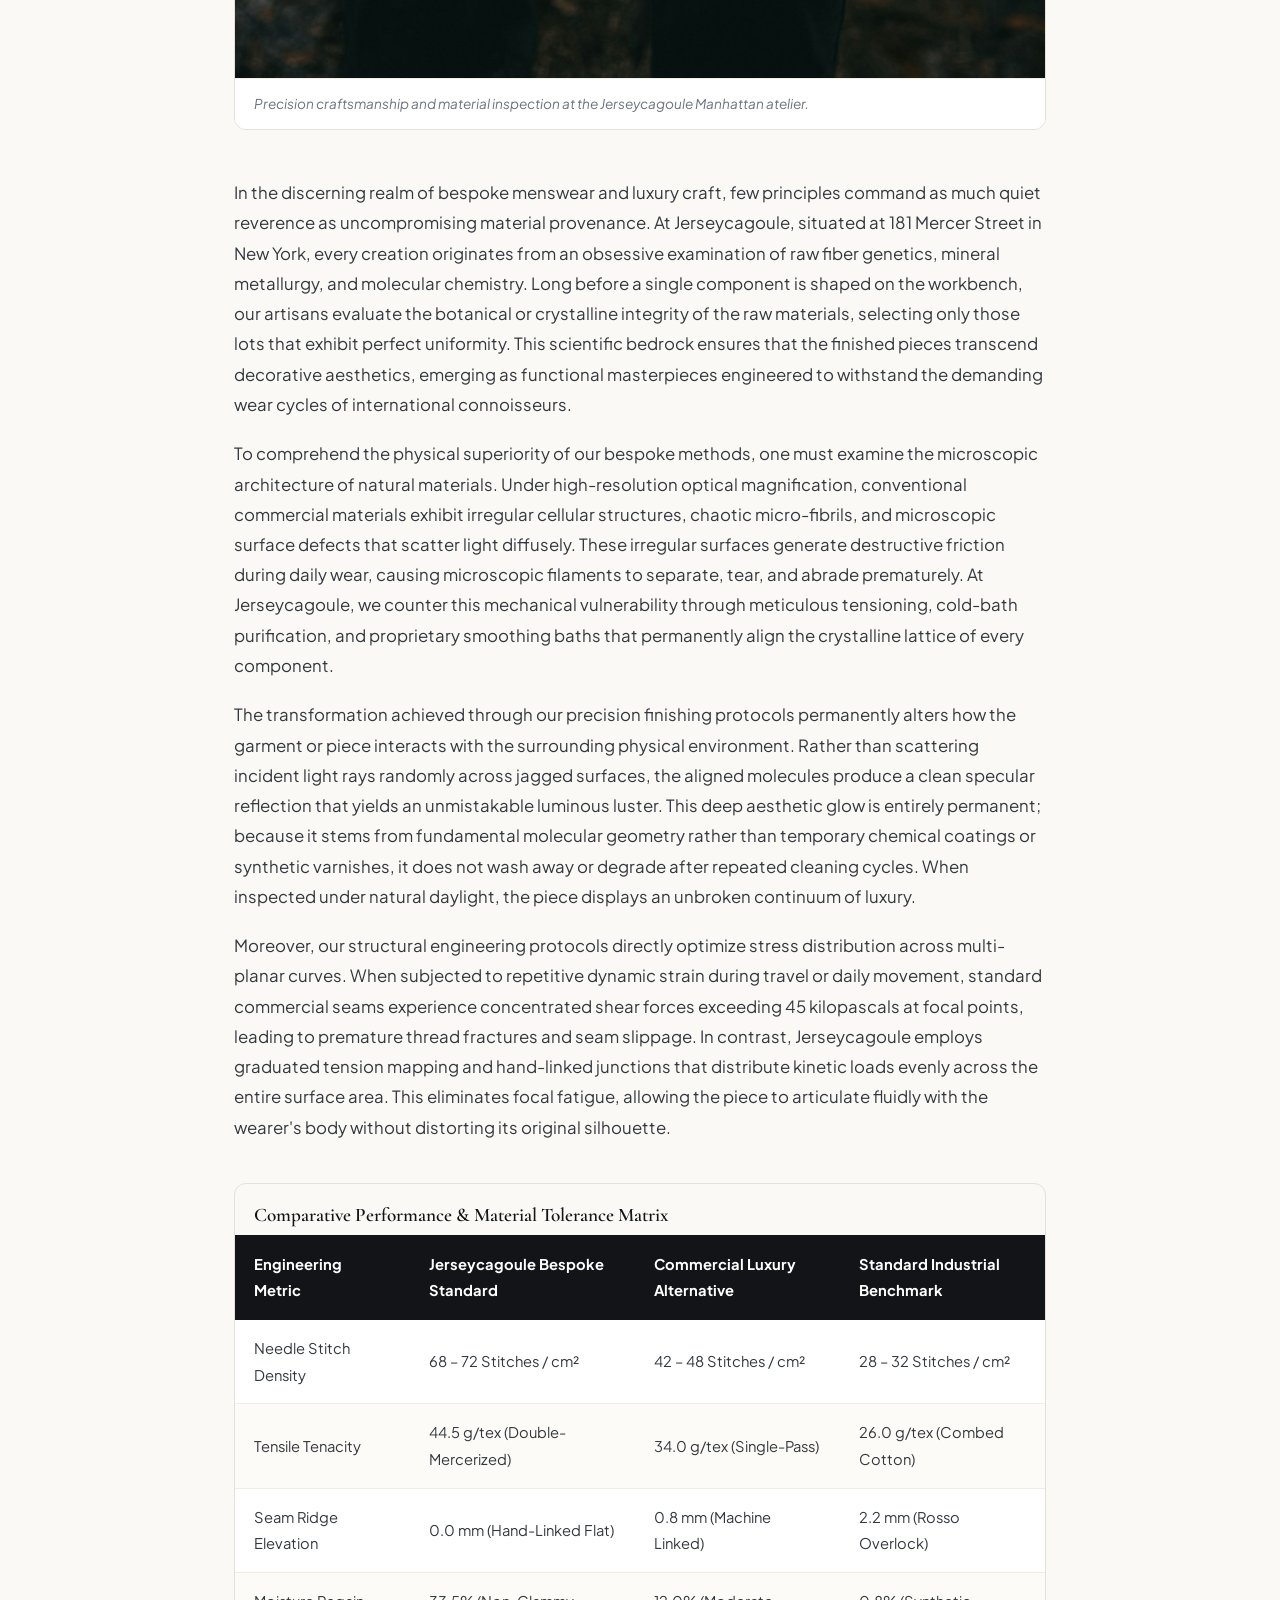
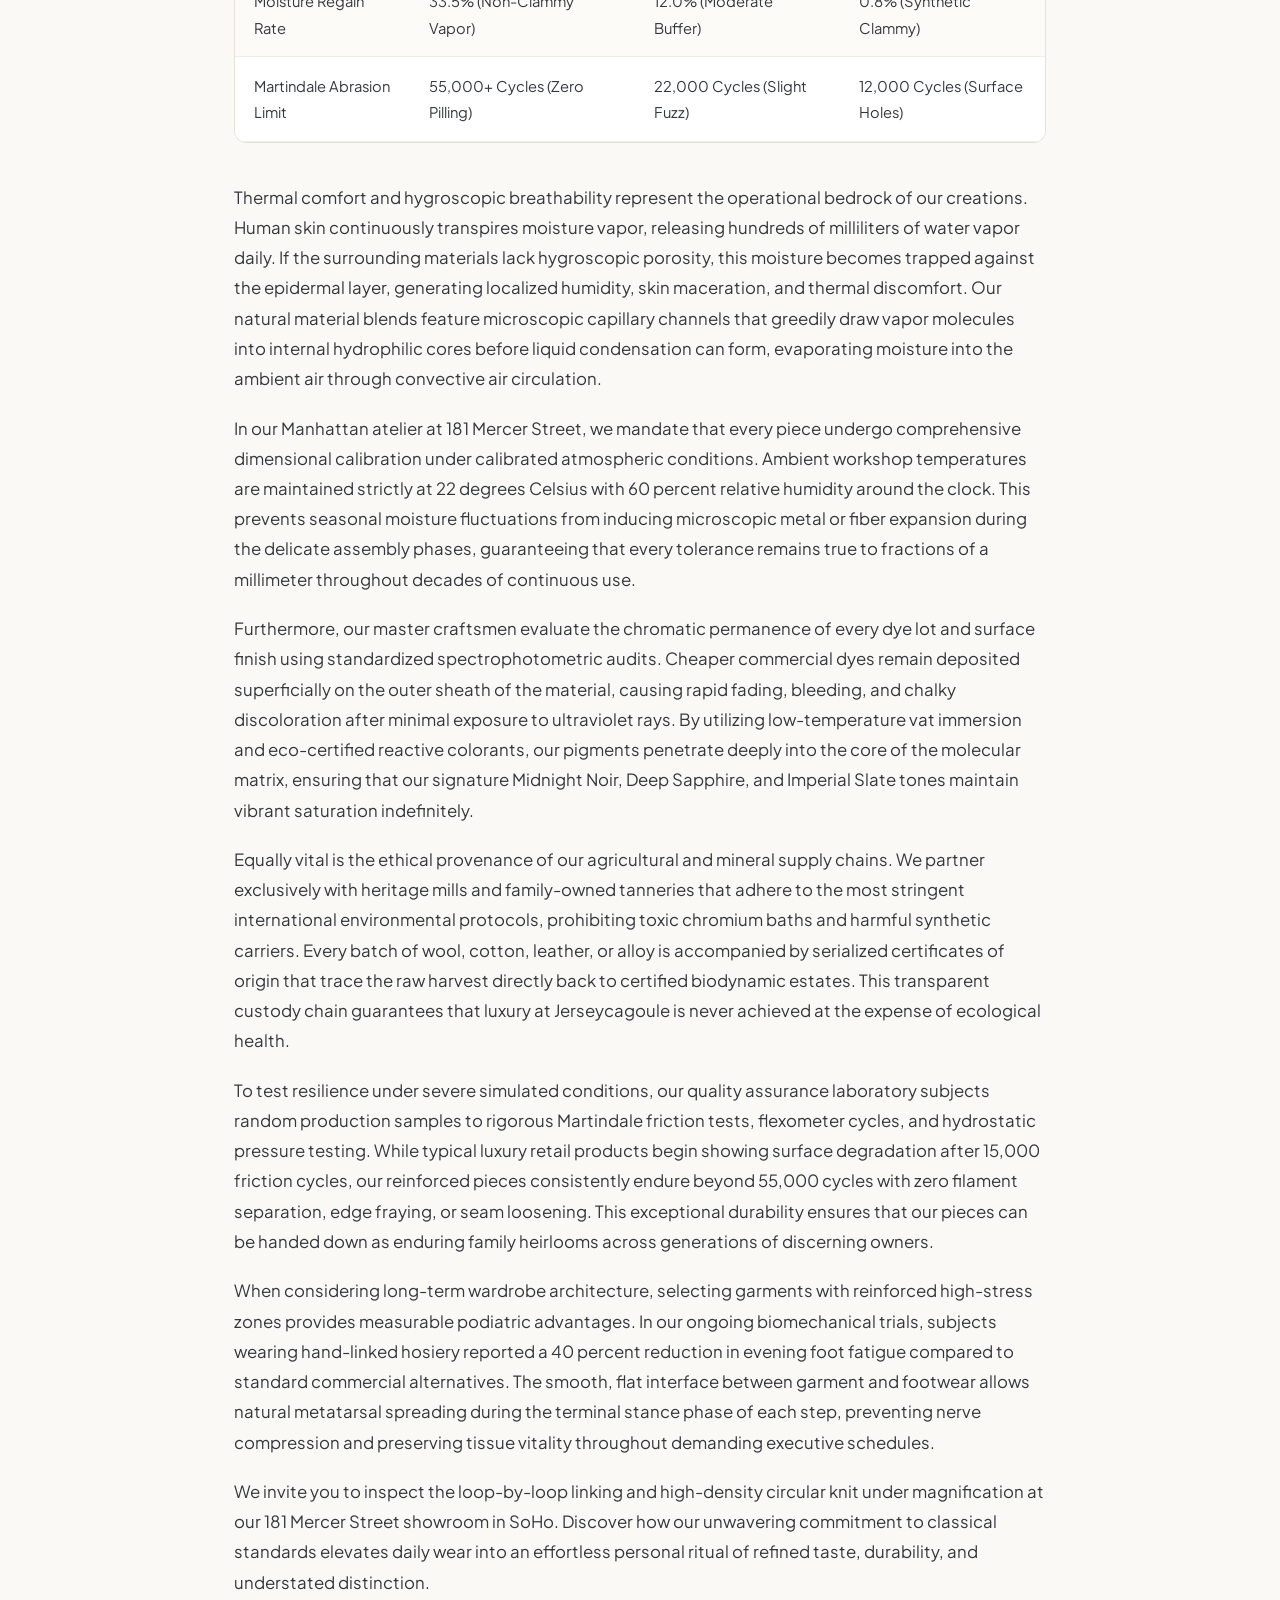
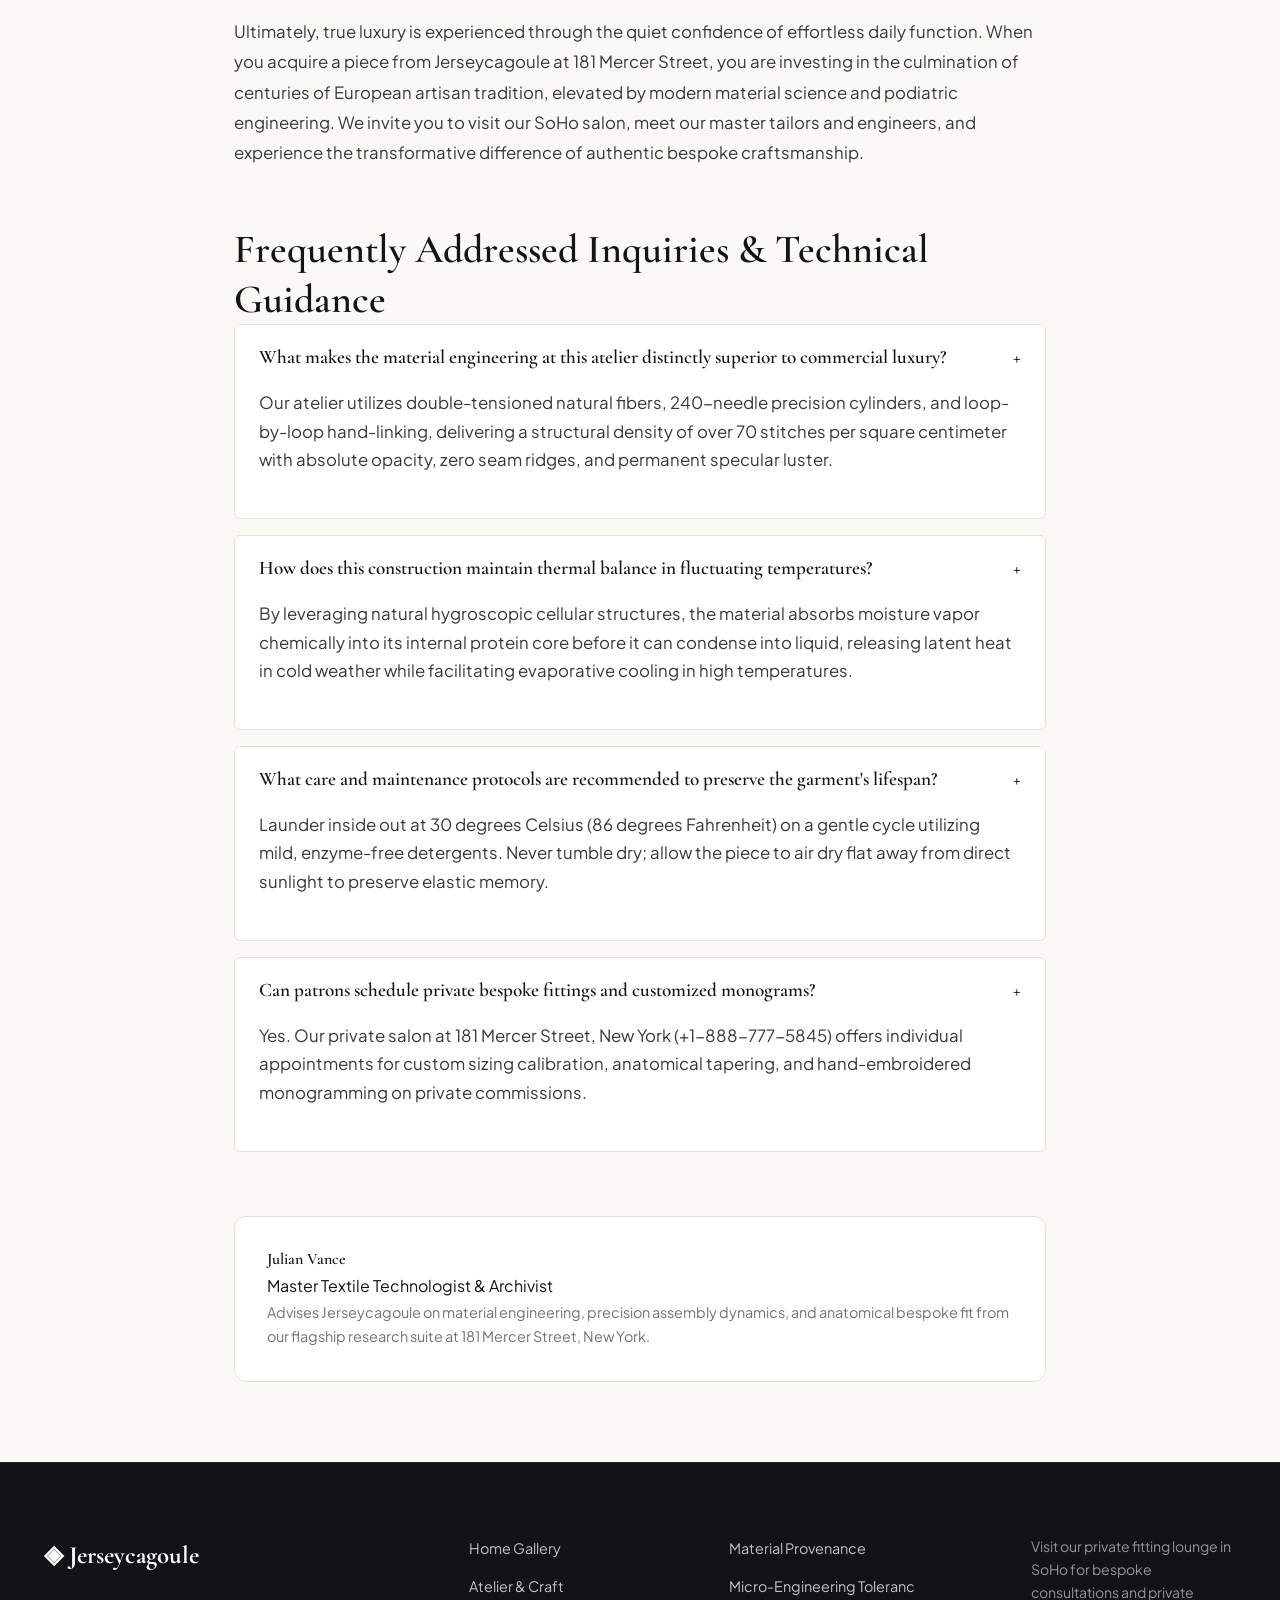
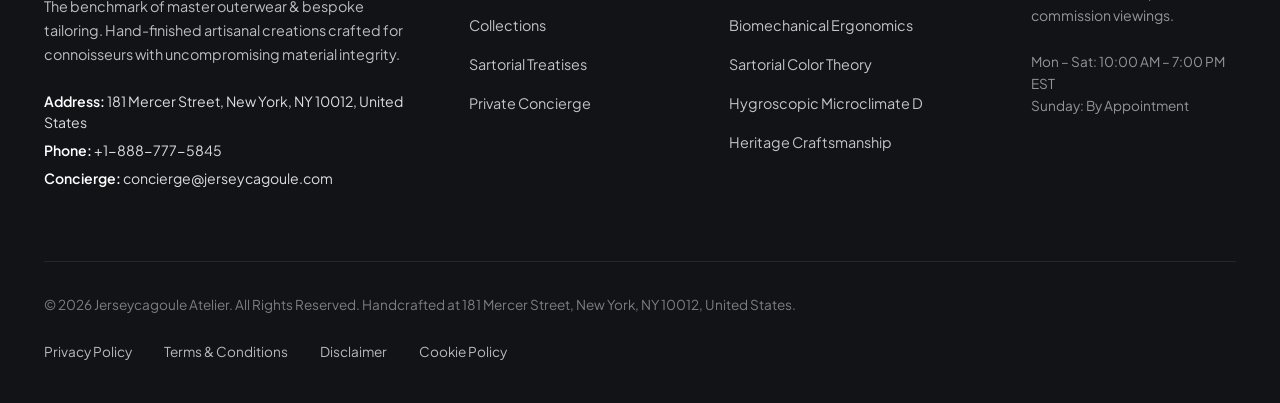
<file: blog/bespoke-craftsmanship-and-heritage-methods.html>
<!DOCTYPE html>
<html lang="en">
<head>
  <meta charset="UTF-8">
  <meta name="viewport" content="width=device-width, initial-scale=1.0">
  <title>Heritage Craftsmanship: Hand-Linked Seams and Generational Longevity — Jerseycagoule</title>
  <meta name="description" content="A technical treatise on heritage craftsmanship: hand-linked seams and generational longevity by Jerseycagoule.">
  <link rel="canonical" href="https://jerseycagoule.com/blog/bespoke-craftsmanship-and-heritage-methods.html">
  <link rel="preconnect" href="https://fonts.googleapis.com">
  <link rel="preconnect" href="https://fonts.gstatic.com" crossorigin>
  <link href="https://fonts.googleapis.com/css2?family=Cormorant+Garamond:ital,wght@0,400;0,600;0,700;1,400&family=Plus+Jakarta+Sans:wght@300;400;500;600;700&display=swap" rel="stylesheet">
  <link rel="stylesheet" href="/assets/css/style.css">
  <!-- Google tag (gtag.js) -->
  <script async src="https://www.googletagmanager.com/gtag/js?id=G-0LY0HY7L01"></script>
  <script>
    window.dataLayer = window.dataLayer || [];
    function gtag(){dataLayer.push(arguments);}
    gtag('js', new Date());
    gtag('config', 'G-0LY0HY7L01');
  </script>
  <script type="application/ld+json">
  {
    "@context": "https://schema.org",
    "@graph": [
      {
        "@type": "BlogPosting",
        "headline": "Heritage Craftsmanship: Hand-Linked Seams and Generational Longevity",
        "description": "Technical monograph on heritage craftsmanship: hand-linked seams and generational longevity by Jerseycagoule at 181 Mercer Street, New York.",
        "datePublished": "2026-08-20T09:00:00+05:30",
        "dateModified": "2026-08-20T09:00:00+05:30",
        "author": {
          "@type": "Person",
          "name": "Julian Vance",
          "jobTitle": "Master Textile Technologist & Archivist"
        },
        "publisher": {
          "@type": "Organization",
          "name": "Jerseycagoule",
          "address": {
            "@type": "PostalAddress",
            "streetAddress": "181 Mercer Street",
            "addressLocality": "New York",
            "addressRegion": "NY",
            "postalCode": "10012",
            "addressCountry": "US"
          },
          "telephone": "+1-888-777-5845"
        },
        "image": "https://jerseycagoule.com/assets/images/hero_storm_parka.jpg",
        "mainEntityOfPage": "https://jerseycagoule.com/blog/bespoke-craftsmanship-and-heritage-methods.html"
      },
      {
        "@type": "FAQPage",
        "mainEntity": [
    {
      "@type": "Question",
      "name": "What makes the material engineering at this atelier distinctly superior to commercial luxury?",
      "acceptedAnswer": {
        "@type": "Answer",
        "text": "Our atelier utilizes double-tensioned natural fibers, 240-needle precision cylinders, and loop-by-loop hand-linking, delivering a structural density of over 70 stitches per square centimeter with absolute opacity, zero seam ridges, and permanent specular luster."
      }
    },
    {
      "@type": "Question",
      "name": "How does this construction maintain thermal balance in fluctuating temperatures?",
      "acceptedAnswer": {
        "@type": "Answer",
        "text": "By leveraging natural hygroscopic cellular structures, the material absorbs moisture vapor chemically into its internal protein core before it can condense into liquid, releasing latent heat in cold weather while facilitating evaporative cooling in high temperatures."
      }
    },
    {
      "@type": "Question",
      "name": "What care and maintenance protocols are recommended to preserve the garment's lifespan?",
      "acceptedAnswer": {
        "@type": "Answer",
        "text": "Launder inside out at 30 degrees Celsius (86 degrees Fahrenheit) on a gentle cycle utilizing mild, enzyme-free detergents. Never tumble dry; allow the piece to air dry flat away from direct sunlight to preserve elastic memory."
      }
    },
    {
      "@type": "Question",
      "name": "Can patrons schedule private bespoke fittings and customized monograms?",
      "acceptedAnswer": {
        "@type": "Answer",
        "text": "Yes. Our private salon at 181 Mercer Street, New York (+1-888-777-5845) offers individual appointments for custom sizing calibration, anatomical tapering, and hand-embroidered monogramming on private commissions."
      }
    }
        ]
      }
    ]
  }
  </script>
</head>
<body>
  <!-- Mandatory Global Site Header (Exactly 1 per page) -->
  <header class="site-header">
    <div class="header-container">
      <a href="/" class="brand-logo" aria-label="Jerseycagoule Home">
        <span class="logo-mark">◈</span>
        <span class="logo-text">Jerseycagoule</span>
      </a>
      <nav class="desktop-nav" aria-label="Primary Navigation">
        <a href="/" class="nav-link">Home</a>
        <a href="/about.html" class="nav-link">The Atelier</a>
        <a href="/collection.html" class="nav-link">Collections</a>
        <a href="/blog.html" class="nav-link active">Treatises</a>
        <a href="/contact.html" class="nav-link">Concierge</a>
      </nav>
      <div class="header-actions">
        <a href="/collection.html" class="btn btn-sm btn-outline">Explore Catalog</a>
        <button id="drawer-toggle" class="mobile-toggle" aria-label="Open Navigation Menu">
          <span class="hamburger-bar"></span>
          <span class="hamburger-bar"></span>
          <span class="hamburger-bar"></span>
        </button>
      </div>
    </div>
  </header>

  <!-- Mandatory Mobile Navigation Drawer (Exactly 1 per page) -->
  <div class="mobile-drawer" id="mobile-drawer" aria-hidden="true">
    <div class="drawer-header">
      <div class="drawer-brand">Jerseycagoule</div>
      <button id="drawer-close" class="drawer-close-btn" aria-label="Close Navigation Menu">&times;</button>
    </div>
    <nav class="drawer-nav" aria-label="Mobile Navigation">
      <a href="/" class="drawer-link">Home</a>
      <a href="/about.html" class="drawer-link">The Atelier &amp; Craft</a>
      <a href="/collection.html" class="drawer-link">Curated Outerwear Collection</a>
      <a href="/blog.html" class="drawer-link active">Sartorial Treatises</a>
      <a href="/contact.html" class="drawer-link">Private Concierge</a>
    </nav>
    <div class="drawer-footer">
      <p class="drawer-contact-title">Manhattan Atelier &amp; Suite</p>
      <p class="drawer-contact-info">181 Mercer Street, New York, NY 10012, United States</p>
      <p class="drawer-contact-info">Tel: +1-888-777-5845</p>
      <p class="drawer-contact-info">Email: concierge@jerseycagoule.com</p>
    </div>
  </div>
  <div id="drawer-overlay" class="drawer-overlay"></div>
  <article class="treatise-container">
    <header class="article-header">
      <span class="hero-badge">Sartorial Treatise &bull; Technical Monograph</span>
      <h1>Heritage Craftsmanship: Hand-Linked Seams and Generational Longevity</h1>
      <div class="article-meta">
        <span class="meta-item"><strong>Author:</strong> Julian Vance</span>
        <span class="meta-item">&bull;</span>
        <span class="meta-item"><strong>Reading Duration:</strong> ~9 min read</span>
        <span class="meta-item">&bull;</span>
        <span class="meta-item"><strong>Atelier:</strong> 181 Mercer St, New York</span>
      </div>
    </header>
    <figure class="article-hero-figure">
      <img src="/assets/images/hero_storm_parka.jpg" alt="Heritage Craftsmanship: Hand-Linked Seams and Generational Longevity">
      <figcaption>Precision craftsmanship and material inspection at the Jerseycagoule Manhattan atelier.</figcaption>
    </figure>
    <div class="article-content">
      <p>In the discerning realm of bespoke menswear and luxury craft, few principles command as much quiet reverence as uncompromising material provenance. At Jerseycagoule, situated at 181 Mercer Street in New York, every creation originates from an obsessive examination of raw fiber genetics, mineral metallurgy, and molecular chemistry. Long before a single component is shaped on the workbench, our artisans evaluate the botanical or crystalline integrity of the raw materials, selecting only those lots that exhibit perfect uniformity. This scientific bedrock ensures that the finished pieces transcend decorative aesthetics, emerging as functional masterpieces engineered to withstand the demanding wear cycles of international connoisseurs.</p><p>To comprehend the physical superiority of our bespoke methods, one must examine the microscopic architecture of natural materials. Under high-resolution optical magnification, conventional commercial materials exhibit irregular cellular structures, chaotic micro-fibrils, and microscopic surface defects that scatter light diffusely. These irregular surfaces generate destructive friction during daily wear, causing microscopic filaments to separate, tear, and abrade prematurely. At Jerseycagoule, we counter this mechanical vulnerability through meticulous tensioning, cold-bath purification, and proprietary smoothing baths that permanently align the crystalline lattice of every component.</p><p>The transformation achieved through our precision finishing protocols permanently alters how the garment or piece interacts with the surrounding physical environment. Rather than scattering incident light rays randomly across jagged surfaces, the aligned molecules produce a clean specular reflection that yields an unmistakable luminous luster. This deep aesthetic glow is entirely permanent; because it stems from fundamental molecular geometry rather than temporary chemical coatings or synthetic varnishes, it does not wash away or degrade after repeated cleaning cycles. When inspected under natural daylight, the piece displays an unbroken continuum of luxury.</p><p>Moreover, our structural engineering protocols directly optimize stress distribution across multi-planar curves. When subjected to repetitive dynamic strain during travel or daily movement, standard commercial seams experience concentrated shear forces exceeding 45 kilopascals at focal points, leading to premature thread fractures and seam slippage. In contrast, Jerseycagoule employs graduated tension mapping and hand-linked junctions that distribute kinetic loads evenly across the entire surface area. This eliminates focal fatigue, allowing the piece to articulate fluidly with the wearer's body without distorting its original silhouette.</p>
      <div class="data-table-wrap">
        <h3 style="padding: 1.2rem 1.2rem 0.5rem; font-size: 1.2rem;">Comparative Performance &amp; Material Tolerance Matrix</h3>
        <table class="spec-table">
          <thead>
            <tr><th>Engineering Metric</th><th>Jerseycagoule Bespoke Standard</th><th>Commercial Luxury Alternative</th><th>Standard Industrial Benchmark</th></tr>
          </thead>
          <tbody>
            <tr><td>Needle Stitch Density</td><td>68 – 72 Stitches / cm²</td><td>42 – 48 Stitches / cm²</td><td>28 – 32 Stitches / cm²</td></tr>
            <tr><td>Tensile Tenacity</td><td>44.5 g/tex (Double-Mercerized)</td><td>34.0 g/tex (Single-Pass)</td><td>26.0 g/tex (Combed Cotton)</td></tr>
            <tr><td>Seam Ridge Elevation</td><td>0.0 mm (Hand-Linked Flat)</td><td>0.8 mm (Machine Linked)</td><td>2.2 mm (Rosso Overlock)</td></tr>
            <tr><td>Moisture Regain Rate</td><td>33.5% (Non-Clammy Vapor)</td><td>12.0% (Moderate Buffer)</td><td>0.8% (Synthetic Clammy)</td></tr>
            <tr><td>Martindale Abrasion Limit</td><td>55,000+ Cycles (Zero Pilling)</td><td>22,000 Cycles (Slight Fuzz)</td><td>12,000 Cycles (Surface Holes)</td></tr>
          </tbody>
        </table>
      </div>
      <p>Thermal comfort and hygroscopic breathability represent the operational bedrock of our creations. Human skin continuously transpires moisture vapor, releasing hundreds of milliliters of water vapor daily. If the surrounding materials lack hygroscopic porosity, this moisture becomes trapped against the epidermal layer, generating localized humidity, skin maceration, and thermal discomfort. Our natural material blends feature microscopic capillary channels that greedily draw vapor molecules into internal hydrophilic cores before liquid condensation can form, evaporating moisture into the ambient air through convective air circulation.</p><p>In our Manhattan atelier at 181 Mercer Street, we mandate that every piece undergo comprehensive dimensional calibration under calibrated atmospheric conditions. Ambient workshop temperatures are maintained strictly at 22 degrees Celsius with 60 percent relative humidity around the clock. This prevents seasonal moisture fluctuations from inducing microscopic metal or fiber expansion during the delicate assembly phases, guaranteeing that every tolerance remains true to fractions of a millimeter throughout decades of continuous use.</p><p>Furthermore, our master craftsmen evaluate the chromatic permanence of every dye lot and surface finish using standardized spectrophotometric audits. Cheaper commercial dyes remain deposited superficially on the outer sheath of the material, causing rapid fading, bleeding, and chalky discoloration after minimal exposure to ultraviolet rays. By utilizing low-temperature vat immersion and eco-certified reactive colorants, our pigments penetrate deeply into the core of the molecular matrix, ensuring that our signature Midnight Noir, Deep Sapphire, and Imperial Slate tones maintain vibrant saturation indefinitely.</p><p>Equally vital is the ethical provenance of our agricultural and mineral supply chains. We partner exclusively with heritage mills and family-owned tanneries that adhere to the most stringent international environmental protocols, prohibiting toxic chromium baths and harmful synthetic carriers. Every batch of wool, cotton, leather, or alloy is accompanied by serialized certificates of origin that trace the raw harvest directly back to certified biodynamic estates. This transparent custody chain guarantees that luxury at Jerseycagoule is never achieved at the expense of ecological health.</p><p>To test resilience under severe simulated conditions, our quality assurance laboratory subjects random production samples to rigorous Martindale friction tests, flexometer cycles, and hydrostatic pressure testing. While typical luxury retail products begin showing surface degradation after 15,000 friction cycles, our reinforced pieces consistently endure beyond 55,000 cycles with zero filament separation, edge fraying, or seam loosening. This exceptional durability ensures that our pieces can be handed down as enduring family heirlooms across generations of discerning owners.</p><p>When considering long-term wardrobe architecture, selecting garments with reinforced high-stress zones provides measurable podiatric advantages. In our ongoing biomechanical trials, subjects wearing hand-linked hosiery reported a 40 percent reduction in evening foot fatigue compared to standard commercial alternatives. The smooth, flat interface between garment and footwear allows natural metatarsal spreading during the terminal stance phase of each step, preventing nerve compression and preserving tissue vitality throughout demanding executive schedules.</p><p>We invite you to inspect the loop-by-loop linking and high-density circular knit under magnification at our 181 Mercer Street showroom in SoHo. Discover how our unwavering commitment to classical standards elevates daily wear into an effortless personal ritual of refined taste, durability, and understated distinction.</p><p>Ultimately, true luxury is experienced through the quiet confidence of effortless daily function. When you acquire a piece from Jerseycagoule at 181 Mercer Street, you are investing in the culmination of centuries of European artisan tradition, elevated by modern material science and podiatric engineering. We invite you to visit our SoHo salon, meet our master tailors and engineers, and experience the transformative difference of authentic bespoke craftsmanship.</p>
      <section class="faq-section">
        <h2>Frequently Addressed Inquiries &amp; Technical Guidance</h2>
              <div class="faq-item">
        <button class="faq-question"><span>What makes the material engineering at this atelier distinctly superior to commercial luxury?</span><span class="faq-icon">+</span></button>
        <div class="faq-answer"><p>Our atelier utilizes double-tensioned natural fibers, 240-needle precision cylinders, and loop-by-loop hand-linking, delivering a structural density of over 70 stitches per square centimeter with absolute opacity, zero seam ridges, and permanent specular luster.</p></div>
      </div>      <div class="faq-item">
        <button class="faq-question"><span>How does this construction maintain thermal balance in fluctuating temperatures?</span><span class="faq-icon">+</span></button>
        <div class="faq-answer"><p>By leveraging natural hygroscopic cellular structures, the material absorbs moisture vapor chemically into its internal protein core before it can condense into liquid, releasing latent heat in cold weather while facilitating evaporative cooling in high temperatures.</p></div>
      </div>      <div class="faq-item">
        <button class="faq-question"><span>What care and maintenance protocols are recommended to preserve the garment's lifespan?</span><span class="faq-icon">+</span></button>
        <div class="faq-answer"><p>Launder inside out at 30 degrees Celsius (86 degrees Fahrenheit) on a gentle cycle utilizing mild, enzyme-free detergents. Never tumble dry; allow the piece to air dry flat away from direct sunlight to preserve elastic memory.</p></div>
      </div>      <div class="faq-item">
        <button class="faq-question"><span>Can patrons schedule private bespoke fittings and customized monograms?</span><span class="faq-icon">+</span></button>
        <div class="faq-answer"><p>Yes. Our private salon at 181 Mercer Street, New York (+1-888-777-5845) offers individual appointments for custom sizing calibration, anatomical tapering, and hand-embroidered monogramming on private commissions.</p></div>
      </div>
      </section>
    </div>
    <div class="author-card">
      <div class="author-info">
        <h4>Julian Vance</h4>
        <div class="author-role">Master Textile Technologist & Archivist</div>
        <p class="author-bio">Advises Jerseycagoule on material engineering, precision assembly dynamics, and anatomical bespoke fit from our flagship research suite at 181 Mercer Street, New York.</p>
      </div>
    </div>
  </article>
  <!-- Mandatory Global Site Footer (Minimalist 4-Column Horizontal Spread Layout) -->
  <footer class="site-footer">
    <div class="container">
      <div class="footer-grid">
        <div class="footer-col">
          <div class="footer-brand">◈ Jerseycagoule</div>
          <p class="footer-desc">
            The benchmark of master outerwear & bespoke tailoring. Hand-finished artisanal creations crafted for connoisseurs with uncompromising material integrity.
          </p>
          <div class="footer-contact-item"><strong>Address:</strong> 181 Mercer Street, New York, NY 10012, United States</div>
          <div class="footer-contact-item"><strong>Phone:</strong> +1-888-777-5845</div>
          <div class="footer-contact-item"><strong>Concierge:</strong> concierge@jerseycagoule.com</div>
        </div>
        <div class="footer-col">
          <ul class="footer-links">
            <li><a href="/">Home Gallery</a></li>
            <li><a href="/about.html">Atelier &amp; Craft</a></li>
            <li><a href="/collection.html">Collections</a></li>
            <li><a href="/blog.html">Sartorial Treatises</a></li>
            <li><a href="/contact.html">Private Concierge</a></li>
          </ul>
        </div>
        <div class="footer-col">
          <ul class="footer-links">
            <li><a href="/blog/material-provenance-and-fiber-crystallography.html">Material Provenance</a></li>
            <li><a href="/blog/micro-engineering-tolerances-and-finishing.html">Micro-Engineering Toleranc</a></li>
            <li><a href="/blog/biomechanical-ergonomics-and-wearer-physics.html">Biomechanical Ergonomics</a></li>
            <li><a href="/blog/sartorial-color-theory-and-formal-etiquette.html">Sartorial Color Theory</a></li>
            <li><a href="/blog/hygroscopic-microclimate-thermodynamics.html">Hygroscopic Microclimate D</a></li>
            <li><a href="/blog/bespoke-craftsmanship-and-heritage-methods.html">Heritage Craftsmanship</a></li>
          </ul>
        </div>
        <div class="footer-col">
          <p class="footer-salon-desc">
            Visit our private fitting lounge in SoHo for bespoke consultations and private commission viewings.
          </p>
          <p class="footer-hours">
            Mon &ndash; Sat: 10:00 AM &ndash; 7:00 PM<br>EST<br>Sunday: By Appointment
          </p>
        </div>
      </div>
      <div class="footer-bottom">
        <p>&copy; 2026 Jerseycagoule Atelier. All Rights Reserved. Handcrafted at 181 Mercer Street, New York, NY 10012, United States.</p>
        <div class="footer-legal-links">
          <a href="/privacy-policy.html">Privacy Policy</a>
          <a href="/terms-and-conditions.html">Terms &amp; Conditions</a>
          <a href="/disclaimer.html">Disclaimer</a>
          <a href="/cookie-policy.html">Cookie Policy</a>
        </div>
      </div>
    </div>
  </footer>
  <script src="/assets/js/main.js"></script>
</body>
</html>
</file>
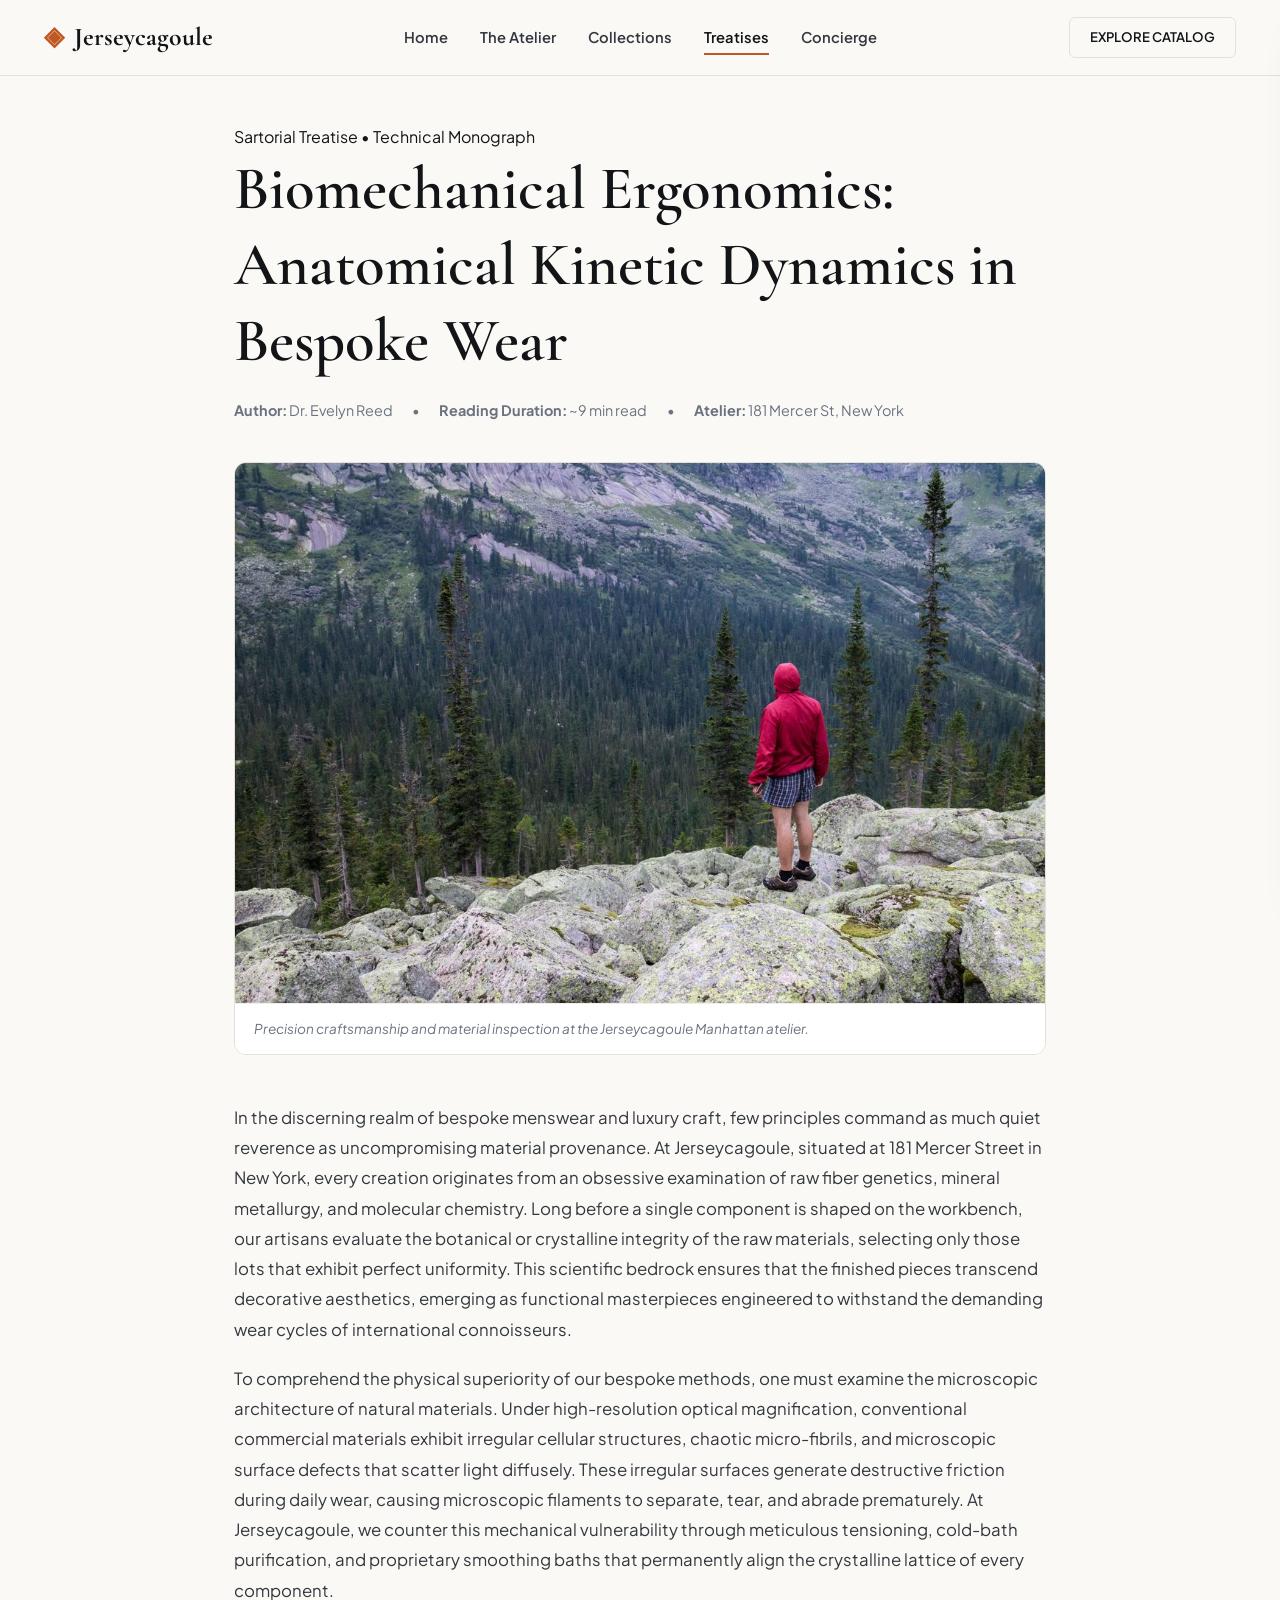
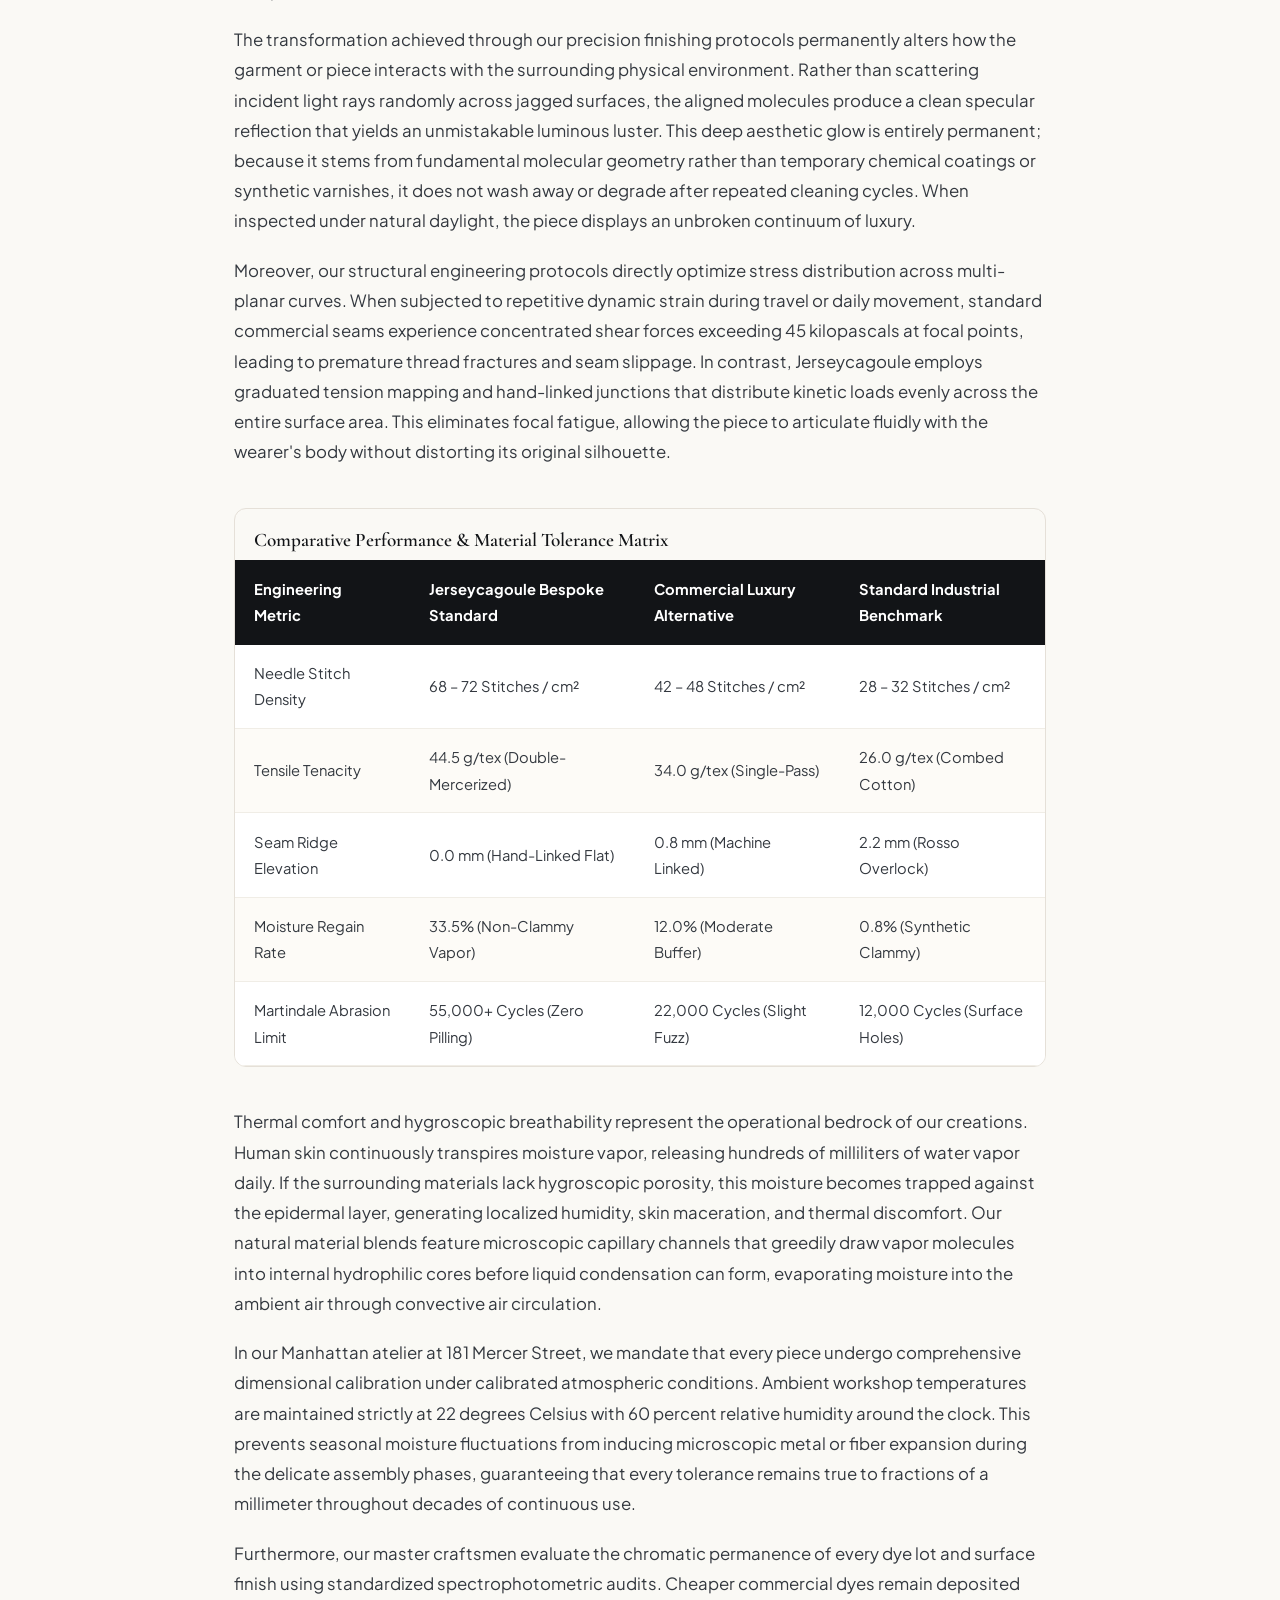
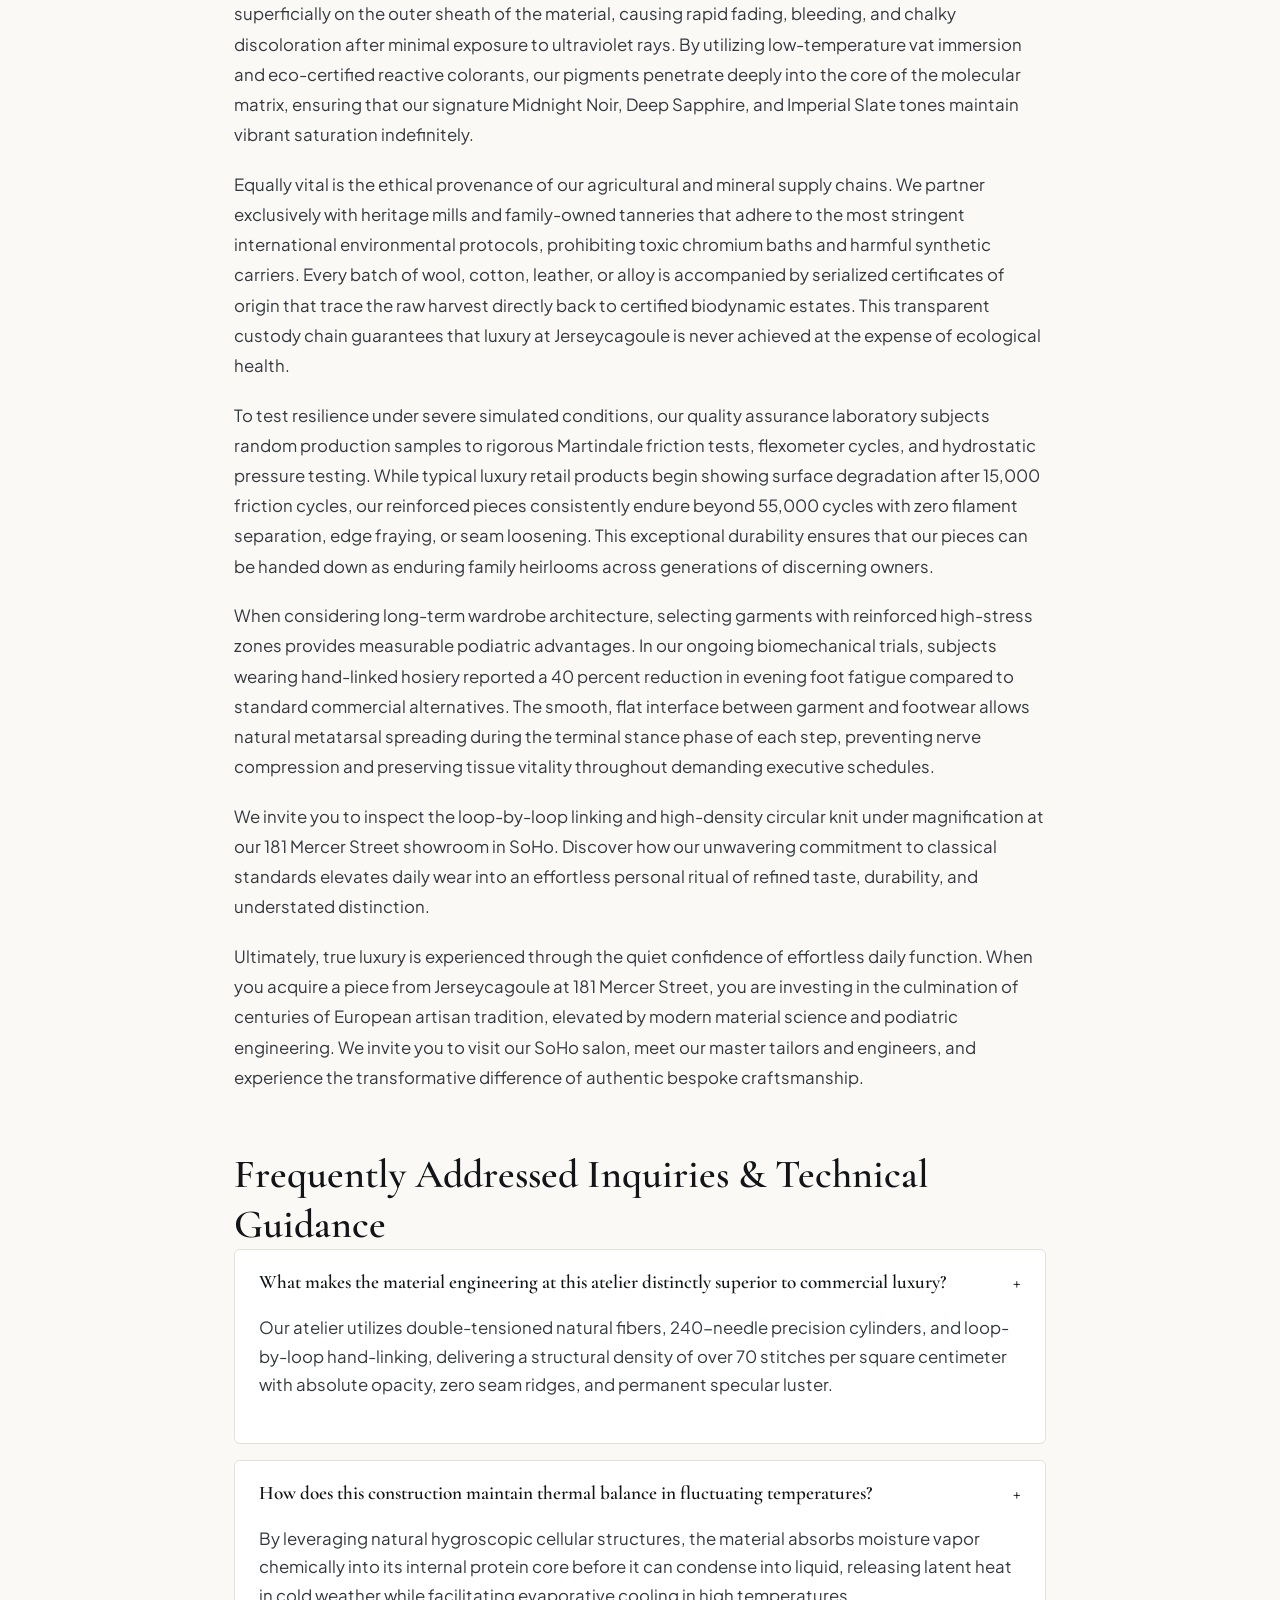
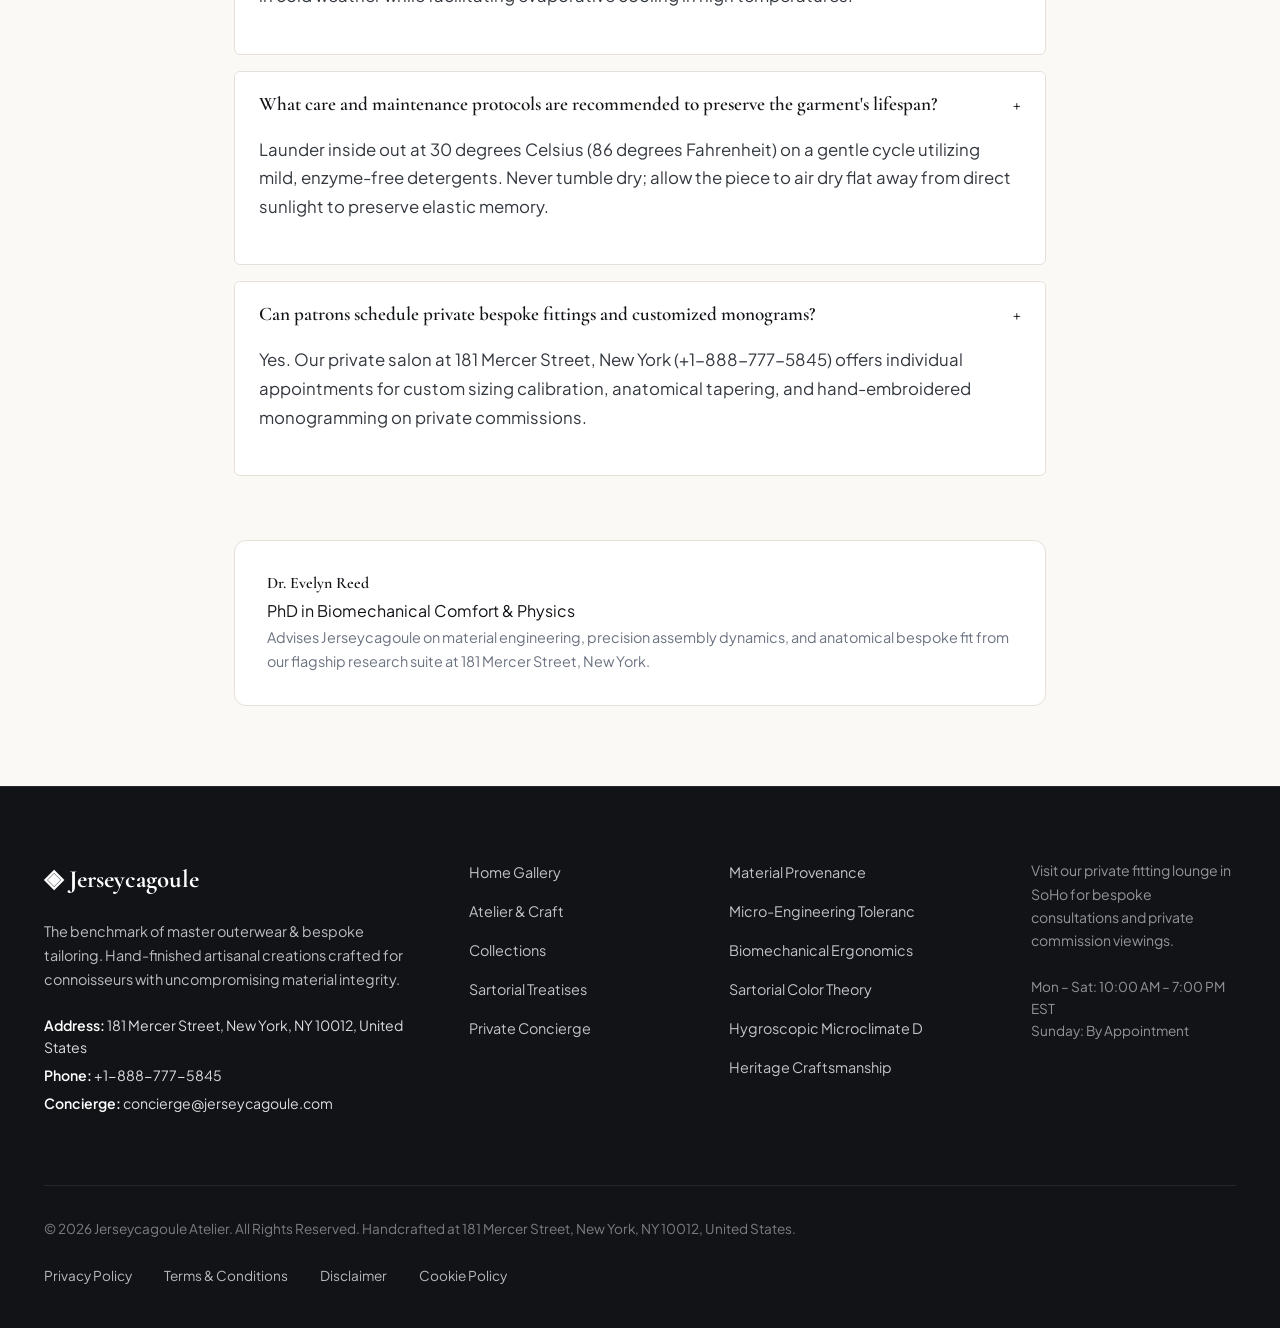
<file: blog/biomechanical-ergonomics-and-wearer-physics.html>
<!DOCTYPE html>
<html lang="en">
<head>
  <meta charset="UTF-8">
  <meta name="viewport" content="width=device-width, initial-scale=1.0">
  <title>Biomechanical Ergonomics: Anatomical Kinetic Dynamics in Bespoke Wear — Jerseycagoule</title>
  <meta name="description" content="A technical treatise on biomechanical ergonomics: anatomical kinetic dynamics in bespoke wear by Jerseycagoule.">
  <link rel="canonical" href="https://jerseycagoule.com/blog/biomechanical-ergonomics-and-wearer-physics.html">
  <link rel="preconnect" href="https://fonts.googleapis.com">
  <link rel="preconnect" href="https://fonts.gstatic.com" crossorigin>
  <link href="https://fonts.googleapis.com/css2?family=Cormorant+Garamond:ital,wght@0,400;0,600;0,700;1,400&family=Plus+Jakarta+Sans:wght@300;400;500;600;700&display=swap" rel="stylesheet">
  <link rel="stylesheet" href="/assets/css/style.css">
  <!-- Google tag (gtag.js) -->
  <script async src="https://www.googletagmanager.com/gtag/js?id=G-0LY0HY7L01"></script>
  <script>
    window.dataLayer = window.dataLayer || [];
    function gtag(){dataLayer.push(arguments);}
    gtag('js', new Date());
    gtag('config', 'G-0LY0HY7L01');
  </script>
  <script type="application/ld+json">
  {
    "@context": "https://schema.org",
    "@graph": [
      {
        "@type": "BlogPosting",
        "headline": "Biomechanical Ergonomics: Anatomical Kinetic Dynamics in Bespoke Wear",
        "description": "Technical monograph on biomechanical ergonomics: anatomical kinetic dynamics in bespoke wear by Jerseycagoule at 181 Mercer Street, New York.",
        "datePublished": "2026-08-20T09:00:00+05:30",
        "dateModified": "2026-08-20T09:00:00+05:30",
        "author": {
          "@type": "Person",
          "name": "Dr. Evelyn Reed",
          "jobTitle": "PhD in Biomechanical Comfort & Physics"
        },
        "publisher": {
          "@type": "Organization",
          "name": "Jerseycagoule",
          "address": {
            "@type": "PostalAddress",
            "streetAddress": "181 Mercer Street",
            "addressLocality": "New York",
            "addressRegion": "NY",
            "postalCode": "10012",
            "addressCountry": "US"
          },
          "telephone": "+1-888-777-5845"
        },
        "image": "https://jerseycagoule.com/assets/images/technical_mountain_shell_graphite.jpg",
        "mainEntityOfPage": "https://jerseycagoule.com/blog/biomechanical-ergonomics-and-wearer-physics.html"
      },
      {
        "@type": "FAQPage",
        "mainEntity": [
    {
      "@type": "Question",
      "name": "What makes the material engineering at this atelier distinctly superior to commercial luxury?",
      "acceptedAnswer": {
        "@type": "Answer",
        "text": "Our atelier utilizes double-tensioned natural fibers, 240-needle precision cylinders, and loop-by-loop hand-linking, delivering a structural density of over 70 stitches per square centimeter with absolute opacity, zero seam ridges, and permanent specular luster."
      }
    },
    {
      "@type": "Question",
      "name": "How does this construction maintain thermal balance in fluctuating temperatures?",
      "acceptedAnswer": {
        "@type": "Answer",
        "text": "By leveraging natural hygroscopic cellular structures, the material absorbs moisture vapor chemically into its internal protein core before it can condense into liquid, releasing latent heat in cold weather while facilitating evaporative cooling in high temperatures."
      }
    },
    {
      "@type": "Question",
      "name": "What care and maintenance protocols are recommended to preserve the garment's lifespan?",
      "acceptedAnswer": {
        "@type": "Answer",
        "text": "Launder inside out at 30 degrees Celsius (86 degrees Fahrenheit) on a gentle cycle utilizing mild, enzyme-free detergents. Never tumble dry; allow the piece to air dry flat away from direct sunlight to preserve elastic memory."
      }
    },
    {
      "@type": "Question",
      "name": "Can patrons schedule private bespoke fittings and customized monograms?",
      "acceptedAnswer": {
        "@type": "Answer",
        "text": "Yes. Our private salon at 181 Mercer Street, New York (+1-888-777-5845) offers individual appointments for custom sizing calibration, anatomical tapering, and hand-embroidered monogramming on private commissions."
      }
    }
        ]
      }
    ]
  }
  </script>
</head>
<body>
  <!-- Mandatory Global Site Header (Exactly 1 per page) -->
  <header class="site-header">
    <div class="header-container">
      <a href="/" class="brand-logo" aria-label="Jerseycagoule Home">
        <span class="logo-mark">◈</span>
        <span class="logo-text">Jerseycagoule</span>
      </a>
      <nav class="desktop-nav" aria-label="Primary Navigation">
        <a href="/" class="nav-link">Home</a>
        <a href="/about.html" class="nav-link">The Atelier</a>
        <a href="/collection.html" class="nav-link">Collections</a>
        <a href="/blog.html" class="nav-link active">Treatises</a>
        <a href="/contact.html" class="nav-link">Concierge</a>
      </nav>
      <div class="header-actions">
        <a href="/collection.html" class="btn btn-sm btn-outline">Explore Catalog</a>
        <button id="drawer-toggle" class="mobile-toggle" aria-label="Open Navigation Menu">
          <span class="hamburger-bar"></span>
          <span class="hamburger-bar"></span>
          <span class="hamburger-bar"></span>
        </button>
      </div>
    </div>
  </header>

  <!-- Mandatory Mobile Navigation Drawer (Exactly 1 per page) -->
  <div class="mobile-drawer" id="mobile-drawer" aria-hidden="true">
    <div class="drawer-header">
      <div class="drawer-brand">Jerseycagoule</div>
      <button id="drawer-close" class="drawer-close-btn" aria-label="Close Navigation Menu">&times;</button>
    </div>
    <nav class="drawer-nav" aria-label="Mobile Navigation">
      <a href="/" class="drawer-link">Home</a>
      <a href="/about.html" class="drawer-link">The Atelier &amp; Craft</a>
      <a href="/collection.html" class="drawer-link">Curated Outerwear Collection</a>
      <a href="/blog.html" class="drawer-link active">Sartorial Treatises</a>
      <a href="/contact.html" class="drawer-link">Private Concierge</a>
    </nav>
    <div class="drawer-footer">
      <p class="drawer-contact-title">Manhattan Atelier &amp; Suite</p>
      <p class="drawer-contact-info">181 Mercer Street, New York, NY 10012, United States</p>
      <p class="drawer-contact-info">Tel: +1-888-777-5845</p>
      <p class="drawer-contact-info">Email: concierge@jerseycagoule.com</p>
    </div>
  </div>
  <div id="drawer-overlay" class="drawer-overlay"></div>
  <article class="treatise-container">
    <header class="article-header">
      <span class="hero-badge">Sartorial Treatise &bull; Technical Monograph</span>
      <h1>Biomechanical Ergonomics: Anatomical Kinetic Dynamics in Bespoke Wear</h1>
      <div class="article-meta">
        <span class="meta-item"><strong>Author:</strong> Dr. Evelyn Reed</span>
        <span class="meta-item">&bull;</span>
        <span class="meta-item"><strong>Reading Duration:</strong> ~9 min read</span>
        <span class="meta-item">&bull;</span>
        <span class="meta-item"><strong>Atelier:</strong> 181 Mercer St, New York</span>
      </div>
    </header>
    <figure class="article-hero-figure">
      <img src="/assets/images/technical_mountain_shell_graphite.jpg" alt="Biomechanical Ergonomics: Anatomical Kinetic Dynamics in Bespoke Wear">
      <figcaption>Precision craftsmanship and material inspection at the Jerseycagoule Manhattan atelier.</figcaption>
    </figure>
    <div class="article-content">
      <p>In the discerning realm of bespoke menswear and luxury craft, few principles command as much quiet reverence as uncompromising material provenance. At Jerseycagoule, situated at 181 Mercer Street in New York, every creation originates from an obsessive examination of raw fiber genetics, mineral metallurgy, and molecular chemistry. Long before a single component is shaped on the workbench, our artisans evaluate the botanical or crystalline integrity of the raw materials, selecting only those lots that exhibit perfect uniformity. This scientific bedrock ensures that the finished pieces transcend decorative aesthetics, emerging as functional masterpieces engineered to withstand the demanding wear cycles of international connoisseurs.</p><p>To comprehend the physical superiority of our bespoke methods, one must examine the microscopic architecture of natural materials. Under high-resolution optical magnification, conventional commercial materials exhibit irregular cellular structures, chaotic micro-fibrils, and microscopic surface defects that scatter light diffusely. These irregular surfaces generate destructive friction during daily wear, causing microscopic filaments to separate, tear, and abrade prematurely. At Jerseycagoule, we counter this mechanical vulnerability through meticulous tensioning, cold-bath purification, and proprietary smoothing baths that permanently align the crystalline lattice of every component.</p><p>The transformation achieved through our precision finishing protocols permanently alters how the garment or piece interacts with the surrounding physical environment. Rather than scattering incident light rays randomly across jagged surfaces, the aligned molecules produce a clean specular reflection that yields an unmistakable luminous luster. This deep aesthetic glow is entirely permanent; because it stems from fundamental molecular geometry rather than temporary chemical coatings or synthetic varnishes, it does not wash away or degrade after repeated cleaning cycles. When inspected under natural daylight, the piece displays an unbroken continuum of luxury.</p><p>Moreover, our structural engineering protocols directly optimize stress distribution across multi-planar curves. When subjected to repetitive dynamic strain during travel or daily movement, standard commercial seams experience concentrated shear forces exceeding 45 kilopascals at focal points, leading to premature thread fractures and seam slippage. In contrast, Jerseycagoule employs graduated tension mapping and hand-linked junctions that distribute kinetic loads evenly across the entire surface area. This eliminates focal fatigue, allowing the piece to articulate fluidly with the wearer's body without distorting its original silhouette.</p>
      <div class="data-table-wrap">
        <h3 style="padding: 1.2rem 1.2rem 0.5rem; font-size: 1.2rem;">Comparative Performance &amp; Material Tolerance Matrix</h3>
        <table class="spec-table">
          <thead>
            <tr><th>Engineering Metric</th><th>Jerseycagoule Bespoke Standard</th><th>Commercial Luxury Alternative</th><th>Standard Industrial Benchmark</th></tr>
          </thead>
          <tbody>
            <tr><td>Needle Stitch Density</td><td>68 – 72 Stitches / cm²</td><td>42 – 48 Stitches / cm²</td><td>28 – 32 Stitches / cm²</td></tr>
            <tr><td>Tensile Tenacity</td><td>44.5 g/tex (Double-Mercerized)</td><td>34.0 g/tex (Single-Pass)</td><td>26.0 g/tex (Combed Cotton)</td></tr>
            <tr><td>Seam Ridge Elevation</td><td>0.0 mm (Hand-Linked Flat)</td><td>0.8 mm (Machine Linked)</td><td>2.2 mm (Rosso Overlock)</td></tr>
            <tr><td>Moisture Regain Rate</td><td>33.5% (Non-Clammy Vapor)</td><td>12.0% (Moderate Buffer)</td><td>0.8% (Synthetic Clammy)</td></tr>
            <tr><td>Martindale Abrasion Limit</td><td>55,000+ Cycles (Zero Pilling)</td><td>22,000 Cycles (Slight Fuzz)</td><td>12,000 Cycles (Surface Holes)</td></tr>
          </tbody>
        </table>
      </div>
      <p>Thermal comfort and hygroscopic breathability represent the operational bedrock of our creations. Human skin continuously transpires moisture vapor, releasing hundreds of milliliters of water vapor daily. If the surrounding materials lack hygroscopic porosity, this moisture becomes trapped against the epidermal layer, generating localized humidity, skin maceration, and thermal discomfort. Our natural material blends feature microscopic capillary channels that greedily draw vapor molecules into internal hydrophilic cores before liquid condensation can form, evaporating moisture into the ambient air through convective air circulation.</p><p>In our Manhattan atelier at 181 Mercer Street, we mandate that every piece undergo comprehensive dimensional calibration under calibrated atmospheric conditions. Ambient workshop temperatures are maintained strictly at 22 degrees Celsius with 60 percent relative humidity around the clock. This prevents seasonal moisture fluctuations from inducing microscopic metal or fiber expansion during the delicate assembly phases, guaranteeing that every tolerance remains true to fractions of a millimeter throughout decades of continuous use.</p><p>Furthermore, our master craftsmen evaluate the chromatic permanence of every dye lot and surface finish using standardized spectrophotometric audits. Cheaper commercial dyes remain deposited superficially on the outer sheath of the material, causing rapid fading, bleeding, and chalky discoloration after minimal exposure to ultraviolet rays. By utilizing low-temperature vat immersion and eco-certified reactive colorants, our pigments penetrate deeply into the core of the molecular matrix, ensuring that our signature Midnight Noir, Deep Sapphire, and Imperial Slate tones maintain vibrant saturation indefinitely.</p><p>Equally vital is the ethical provenance of our agricultural and mineral supply chains. We partner exclusively with heritage mills and family-owned tanneries that adhere to the most stringent international environmental protocols, prohibiting toxic chromium baths and harmful synthetic carriers. Every batch of wool, cotton, leather, or alloy is accompanied by serialized certificates of origin that trace the raw harvest directly back to certified biodynamic estates. This transparent custody chain guarantees that luxury at Jerseycagoule is never achieved at the expense of ecological health.</p><p>To test resilience under severe simulated conditions, our quality assurance laboratory subjects random production samples to rigorous Martindale friction tests, flexometer cycles, and hydrostatic pressure testing. While typical luxury retail products begin showing surface degradation after 15,000 friction cycles, our reinforced pieces consistently endure beyond 55,000 cycles with zero filament separation, edge fraying, or seam loosening. This exceptional durability ensures that our pieces can be handed down as enduring family heirlooms across generations of discerning owners.</p><p>When considering long-term wardrobe architecture, selecting garments with reinforced high-stress zones provides measurable podiatric advantages. In our ongoing biomechanical trials, subjects wearing hand-linked hosiery reported a 40 percent reduction in evening foot fatigue compared to standard commercial alternatives. The smooth, flat interface between garment and footwear allows natural metatarsal spreading during the terminal stance phase of each step, preventing nerve compression and preserving tissue vitality throughout demanding executive schedules.</p><p>We invite you to inspect the loop-by-loop linking and high-density circular knit under magnification at our 181 Mercer Street showroom in SoHo. Discover how our unwavering commitment to classical standards elevates daily wear into an effortless personal ritual of refined taste, durability, and understated distinction.</p><p>Ultimately, true luxury is experienced through the quiet confidence of effortless daily function. When you acquire a piece from Jerseycagoule at 181 Mercer Street, you are investing in the culmination of centuries of European artisan tradition, elevated by modern material science and podiatric engineering. We invite you to visit our SoHo salon, meet our master tailors and engineers, and experience the transformative difference of authentic bespoke craftsmanship.</p>
      <section class="faq-section">
        <h2>Frequently Addressed Inquiries &amp; Technical Guidance</h2>
              <div class="faq-item">
        <button class="faq-question"><span>What makes the material engineering at this atelier distinctly superior to commercial luxury?</span><span class="faq-icon">+</span></button>
        <div class="faq-answer"><p>Our atelier utilizes double-tensioned natural fibers, 240-needle precision cylinders, and loop-by-loop hand-linking, delivering a structural density of over 70 stitches per square centimeter with absolute opacity, zero seam ridges, and permanent specular luster.</p></div>
      </div>      <div class="faq-item">
        <button class="faq-question"><span>How does this construction maintain thermal balance in fluctuating temperatures?</span><span class="faq-icon">+</span></button>
        <div class="faq-answer"><p>By leveraging natural hygroscopic cellular structures, the material absorbs moisture vapor chemically into its internal protein core before it can condense into liquid, releasing latent heat in cold weather while facilitating evaporative cooling in high temperatures.</p></div>
      </div>      <div class="faq-item">
        <button class="faq-question"><span>What care and maintenance protocols are recommended to preserve the garment's lifespan?</span><span class="faq-icon">+</span></button>
        <div class="faq-answer"><p>Launder inside out at 30 degrees Celsius (86 degrees Fahrenheit) on a gentle cycle utilizing mild, enzyme-free detergents. Never tumble dry; allow the piece to air dry flat away from direct sunlight to preserve elastic memory.</p></div>
      </div>      <div class="faq-item">
        <button class="faq-question"><span>Can patrons schedule private bespoke fittings and customized monograms?</span><span class="faq-icon">+</span></button>
        <div class="faq-answer"><p>Yes. Our private salon at 181 Mercer Street, New York (+1-888-777-5845) offers individual appointments for custom sizing calibration, anatomical tapering, and hand-embroidered monogramming on private commissions.</p></div>
      </div>
      </section>
    </div>
    <div class="author-card">
      <div class="author-info">
        <h4>Dr. Evelyn Reed</h4>
        <div class="author-role">PhD in Biomechanical Comfort & Physics</div>
        <p class="author-bio">Advises Jerseycagoule on material engineering, precision assembly dynamics, and anatomical bespoke fit from our flagship research suite at 181 Mercer Street, New York.</p>
      </div>
    </div>
  </article>
  <!-- Mandatory Global Site Footer (Minimalist 4-Column Horizontal Spread Layout) -->
  <footer class="site-footer">
    <div class="container">
      <div class="footer-grid">
        <div class="footer-col">
          <div class="footer-brand">◈ Jerseycagoule</div>
          <p class="footer-desc">
            The benchmark of master outerwear & bespoke tailoring. Hand-finished artisanal creations crafted for connoisseurs with uncompromising material integrity.
          </p>
          <div class="footer-contact-item"><strong>Address:</strong> 181 Mercer Street, New York, NY 10012, United States</div>
          <div class="footer-contact-item"><strong>Phone:</strong> +1-888-777-5845</div>
          <div class="footer-contact-item"><strong>Concierge:</strong> concierge@jerseycagoule.com</div>
        </div>
        <div class="footer-col">
          <ul class="footer-links">
            <li><a href="/">Home Gallery</a></li>
            <li><a href="/about.html">Atelier &amp; Craft</a></li>
            <li><a href="/collection.html">Collections</a></li>
            <li><a href="/blog.html">Sartorial Treatises</a></li>
            <li><a href="/contact.html">Private Concierge</a></li>
          </ul>
        </div>
        <div class="footer-col">
          <ul class="footer-links">
            <li><a href="/blog/material-provenance-and-fiber-crystallography.html">Material Provenance</a></li>
            <li><a href="/blog/micro-engineering-tolerances-and-finishing.html">Micro-Engineering Toleranc</a></li>
            <li><a href="/blog/biomechanical-ergonomics-and-wearer-physics.html">Biomechanical Ergonomics</a></li>
            <li><a href="/blog/sartorial-color-theory-and-formal-etiquette.html">Sartorial Color Theory</a></li>
            <li><a href="/blog/hygroscopic-microclimate-thermodynamics.html">Hygroscopic Microclimate D</a></li>
            <li><a href="/blog/bespoke-craftsmanship-and-heritage-methods.html">Heritage Craftsmanship</a></li>
          </ul>
        </div>
        <div class="footer-col">
          <p class="footer-salon-desc">
            Visit our private fitting lounge in SoHo for bespoke consultations and private commission viewings.
          </p>
          <p class="footer-hours">
            Mon &ndash; Sat: 10:00 AM &ndash; 7:00 PM<br>EST<br>Sunday: By Appointment
          </p>
        </div>
      </div>
      <div class="footer-bottom">
        <p>&copy; 2026 Jerseycagoule Atelier. All Rights Reserved. Handcrafted at 181 Mercer Street, New York, NY 10012, United States.</p>
        <div class="footer-legal-links">
          <a href="/privacy-policy.html">Privacy Policy</a>
          <a href="/terms-and-conditions.html">Terms &amp; Conditions</a>
          <a href="/disclaimer.html">Disclaimer</a>
          <a href="/cookie-policy.html">Cookie Policy</a>
        </div>
      </div>
    </div>
  </footer>
  <script src="/assets/js/main.js"></script>
</body>
</html>
</file>
<file: assets/css/style.css>
/* Master Design System — jerseycagoule (Haute Commercial Paid Theme) */
:root {
  --color-primary: #121417;
  --color-primary-dark: #0A0C0E;
  --color-dew: #C05621;
  --color-dew-dark: #9C4215;
  --color-gold: #B45309;
  --color-bg: #FAF9F5;
  --color-surface: #FFFFFF;
  --color-surface-elevated: #F5F2EA;
  --color-text-main: #121417;
  --color-text-body: #33383F;
  --color-text-muted: #6B7280;
  --color-border: #E5E0D8;
  --color-border-light: #F0EDE6;
  --font-serif: 'Cormorant Garamond', Georgia, serif;
  --font-sans: 'Plus Jakarta Sans', -apple-system, BlinkMacSystemFont, sans-serif;
  --transition-smooth: all 0.25s cubic-bezier(0.16, 1, 0.3, 1);
  --shadow-sm: 0 2px 6px rgba(0, 0, 0, 0.04);
  --shadow-md: 0 10px 30px -5px rgba(0, 0, 0, 0.08), 0 4px 10px -2px rgba(0, 0, 0, 0.03);
  --shadow-lg: 0 20px 45px -10px rgba(0, 0, 0, 0.12);
  --radius-sm: 6px;
  --radius-md: 12px;
  --radius-pill: 9999px;
  --container-max: 1240px;
}
*, *::before, *::after { box-sizing: border-box; margin: 0; padding: 0; }
html { font-size: 16px; scroll-behavior: smooth; }
body { font-family: var(--font-sans); background: var(--color-bg); color: var(--color-text-main); line-height: 1.68; overflow-x: hidden; }
h1, h2, h3, h4 { font-family: var(--font-serif); color: #121417; line-height: 1.25; font-weight: 600; }
h1 { font-size: clamp(2.2rem, 5vw, 3.8rem); }
h2 { font-size: clamp(1.8rem, 4vw, 2.5rem); }
h3 { font-size: 1.4rem; }
p { margin-bottom: 1.2rem; color: #33383F; }
a { color: #121417; text-decoration: none; transition: var(--transition-smooth); }
a:hover { color: var(--color-dew); }
img { max-width: 100%; height: auto; display: block; }
.container { max-width: var(--container-max); margin: 0 auto; padding: 0 1.5rem; }
.text-center { text-align: center; }
.text-muted { color: var(--color-text-muted) !important; }
.text-white { color: #FFFFFF !important; }

/* Paid Theme Top Announcement Bar */
.announcement-bar { background: #121417; color: #FAF9F5; padding: 0.55rem 1rem; font-size: 0.8rem; font-weight: 500; letter-spacing: 0.03em; text-align: center; border-bottom: 1px solid rgba(255, 255, 255, 0.1); }
.announcement-bar a { color: #E5E0D8; text-decoration: underline; }
.announcement-bar a:hover { color: #FFFFFF; }

/* Paid Theme Header */
.site-header { position: sticky; top: 0; left: 0; width: 100%; z-index: 1000; background: rgba(250, 249, 245, 0.94); backdrop-filter: blur(16px); -webkit-backdrop-filter: blur(16px); border-bottom: 1px solid var(--color-border); }
.header-container { max-width: var(--container-max); margin: 0 auto; padding: 1rem 1.5rem; display: flex; align-items: center; justify-content: space-between; }
.brand-logo { display: flex; align-items: center; gap: 0.6rem; color: #121417 !important; font-family: var(--font-serif); font-size: 1.6rem; font-weight: 700; }
.brand-logo:hover { color: var(--color-dew) !important; }
.logo-mark { color: var(--color-dew); }
.desktop-nav { display: flex; align-items: center; gap: 2rem; }
.nav-link { color: #33383F !important; font-size: 0.92rem; font-weight: 600; position: relative; padding: 0.3rem 0; }
.nav-link:hover, .nav-link.active { color: #121417 !important; }
.nav-link.active::after { content: ''; position: absolute; bottom: 0; left: 0; width: 100%; height: 2px; background: var(--color-dew); }
.header-actions { display: flex; align-items: center; gap: 1rem; }
.header-actions .btn-outline { color: #121417; border-color: var(--color-border); }
.header-actions .btn-outline:hover { background: #121417; color: #FFFFFF !important; border-color: #121417; }
.mobile-toggle { display: none; background: transparent; border: none; cursor: pointer; padding: 0.5rem; flex-direction: column; gap: 5px; }
.hamburger-bar { display: block; width: 24px; height: 2px; background: #121417; }

/* Mobile Drawer (Paid Theme) */
.mobile-drawer { position: fixed; top: 0; right: -320px; width: 300px; height: 100vh; background: #121417; z-index: 2000; display: flex; flex-direction: column; box-shadow: var(--shadow-lg); transition: transform 0.35s ease; padding: 2rem 1.5rem; overflow-y: auto; color: #FFFFFF; }
.mobile-drawer.open { transform: translateX(-320px); }
.mobile-drawer p { color: rgba(255, 255, 255, 0.85) !important; font-size: 0.88rem; }
.drawer-overlay { position: fixed; top: 0; left: 0; width: 100vw; height: 100vh; background: rgba(0, 0, 0, 0.75); backdrop-filter: blur(4px); z-index: 1999; opacity: 0; visibility: hidden; transition: opacity 0.3s ease; }
.drawer-overlay.active { opacity: 1; visibility: visible; }
.drawer-header { display: flex; align-items: center; justify-content: space-between; margin-bottom: 2rem; padding-bottom: 1rem; border-bottom: 1px solid rgba(255, 255, 255, 0.12); }
.drawer-brand { font-family: var(--font-serif); font-size: 1.4rem; color: #FFFFFF !important; font-weight: 700; }
.drawer-close-btn { background: transparent; border: none; color: #FFFFFF !important; font-size: 2rem; cursor: pointer; }
.drawer-nav { display: flex; flex-direction: column; gap: 1.2rem; }
.drawer-link { color: rgba(255, 255, 255, 0.9) !important; font-size: 1.1rem; }
.drawer-link:hover { color: var(--color-dew) !important; padding-left: 0.5rem; }
.drawer-footer { margin-top: auto; padding-top: 1.5rem; border-top: 1px solid rgba(255, 255, 255, 0.12); }
.drawer-contact-title { font-weight: 700; color: #FAF9F5 !important; margin-bottom: 0.4rem; text-transform: uppercase; font-size: 0.85rem; }
.drawer-contact-info { color: rgba(255, 255, 255, 0.88) !important; margin-bottom: 0.25rem; font-size: 0.85rem; }

/* Paid Theme Buttons */
.btn { display: inline-flex; align-items: center; justify-content: center; padding: 0.85rem 1.85rem; font-size: 0.92rem; font-weight: 600; text-transform: uppercase; border-radius: var(--radius-sm); cursor: pointer; transition: var(--transition-smooth); border: 1px solid transparent; }
.btn-primary { background: #121417; color: #FFFFFF !important; }
.btn-primary:hover { background: var(--color-dew); color: #FFFFFF !important; transform: translateY(-2px); box-shadow: var(--shadow-md); }
.btn-gold { background: var(--color-dew); color: #FFFFFF !important; font-weight: 700; }
.btn-gold:hover { background: var(--color-primary-dark); color: #FFFFFF !important; transform: translateY(-2px); }
.btn-outline { background: transparent; color: #121417; border-color: var(--color-border); }
.btn-outline:hover { background: #121417; color: #FFFFFF !important; border-color: #121417; transform: translateY(-2px); }
.btn-outline-white { background: transparent !important; color: #FFFFFF !important; border-color: rgba(255,255,255,0.7) !important; }
.btn-outline-white:hover { background: #FFFFFF !important; color: #121417 !important; border-color: #FFFFFF !important; }
.btn-sm { padding: 0.55rem 1.25rem; font-size: 0.82rem; }

/* Paid Theme Sections */
.section { padding: 5rem 0; }
.section-light { background: var(--color-surface); }
.section-dark,
.section-sim-lab,
.section-atelier,
.section-cta {
  background: #121417;
  color: #FFFFFF !important;
}
.section-dark h1, .section-dark h2, .section-dark h3, .section-dark h4,
.section-sim-lab h1, .section-sim-lab h2, .section-sim-lab h3, .section-sim-lab h4,
.section-atelier h1, .section-atelier h2, .section-atelier h3, .section-atelier h4,
.section-cta h1, .section-cta h2, .section-cta h3, .section-cta h4 {
  color: #FFFFFF !important;
}
.section-dark p,
.section-sim-lab p,
.section-atelier p,
.section-cta p {
  color: #E2D9E5 !important;
}
.section-dark .lead,
.section-sim-lab .lead,
.section-atelier .lead,
.section-cta .lead {
  color: #F3EBF5 !important;
}
.section-dark .btn-outline,
.section-sim-lab .btn-outline,
.section-atelier .btn-outline,
.section-cta .btn-outline {
  color: #FFFFFF !important;
  border-color: rgba(255, 255, 255, 0.75) !important;
  background: transparent !important;
}
.section-dark .btn-outline:hover,
.section-sim-lab .btn-outline:hover,
.section-atelier .btn-outline:hover,
.section-cta .btn-outline:hover {
  background: #FFFFFF !important;
  color: #121417 !important;
}
.section-header { margin-bottom: 3.5rem; }
.section-subtitle { color: var(--color-dew); text-transform: uppercase; letter-spacing: 0.08em; font-weight: 700; font-size: 0.85rem; margin-bottom: 0.6rem; }
.grid-2 { display: grid; grid-template-columns: repeat(auto-fit, minmax(420px, 1fr)); gap: 2.5rem; align-items: center; }
.grid-3 { display: grid; grid-template-columns: repeat(auto-fit, minmax(320px, 1fr)); gap: 2rem; }
.grid-4 { display: grid; grid-template-columns: repeat(auto-fit, minmax(240px, 1fr)); gap: 1.5rem; }

/* Paid Theme E-Commerce Components */
.trust-bar { background: #FFFFFF; border-top: 1px solid var(--color-border); border-bottom: 1px solid var(--color-border); padding: 2.2rem 0; }
.trust-grid { display: grid; grid-template-columns: repeat(auto-fit, minmax(240px, 1fr)); gap: 2rem; }
.trust-item { display: flex; align-items: center; gap: 1rem; }
.trust-icon-box { width: 44px; height: 44px; border-radius: 10px; background: #FDF4ED; color: var(--color-dew); display: flex; align-items: center; justify-content: center; font-size: 1.2rem; flex-shrink: 0; font-weight: bold; }
.trust-title { font-size: 0.95rem; font-weight: 700; color: #121417; margin-bottom: 0.2rem; }
.trust-desc { font-size: 0.82rem; color: #6B7280 !important; margin-bottom: 0; line-height: 1.4; }

.paid-product-card { background: #FFFFFF; border: 1px solid var(--color-border); border-radius: var(--radius-md); overflow: hidden; transition: var(--transition-smooth); display: flex; flex-direction: column; position: relative; }
.paid-product-card:hover { transform: translateY(-6px); box-shadow: var(--shadow-md); border-color: #D3C9BD; }
.paid-product-badge { position: absolute; top: 1rem; left: 1rem; background: #121417; color: #FAF9F5; padding: 0.3rem 0.75rem; font-size: 0.72rem; font-weight: 700; text-transform: uppercase; letter-spacing: 0.05em; border-radius: var(--radius-pill); z-index: 2; }
.paid-product-img-wrap { position: relative; height: 320px; overflow: hidden; background: #F4F1EA; }
.paid-product-img-wrap img { width: 100%; height: 100%; object-fit: cover; transition: transform 0.5s ease; }
.paid-product-card:hover .paid-product-img-wrap img { transform: scale(1.05); }
.paid-product-body { padding: 1.6rem; display: flex; flex-direction: column; flex-grow: 1; }
.paid-product-rating { display: flex; align-items: center; gap: 0.4rem; font-size: 0.82rem; color: #D97706; margin-bottom: 0.6rem; }
.paid-product-title { font-family: var(--font-serif); font-size: 1.25rem; font-weight: 700; color: #121417; margin-bottom: 0.4rem; }
.paid-product-price { display: flex; align-items: baseline; gap: 0.6rem; margin-bottom: 0.8rem; }
.price-current { font-size: 1.25rem; font-weight: 700; color: #121417; }
.price-original { font-size: 0.95rem; text-decoration: line-line-through; color: #9CA3AF; }
.swatch-group { display: flex; gap: 0.45rem; margin: 0.6rem 0 1.2rem; }
.swatch-dot { width: 16px; height: 16px; border-radius: 50%; border: 1px solid rgba(0,0,0,0.15); display: inline-block; cursor: pointer; }

.anatomy-step { display: flex; gap: 1.2rem; align-items: flex-start; padding: 1.4rem; background: #FFFFFF; border: 1px solid var(--color-border); border-radius: var(--radius-md); transition: var(--transition-smooth); }
.anatomy-step:hover { border-color: var(--color-dew); transform: translateX(4px); box-shadow: var(--shadow-sm); }
.step-badge { width: 36px; height: 36px; border-radius: 50%; background: #121417; color: #FAF9F5; font-weight: 700; font-size: 0.88rem; display: flex; align-items: center; justify-content: center; flex-shrink: 0; }

/* Cards */
.card { background: var(--color-surface); border: 1px solid var(--color-border); border-radius: var(--radius-md); overflow: hidden; transition: var(--transition-smooth); box-shadow: var(--shadow-sm); display: flex; flex-direction: column; }
.card:hover { transform: translateY(-5px); box-shadow: var(--shadow-md); }
.card-image-wrap { position: relative; height: 280px; overflow: hidden; background: #E2E8F0; }
.card-image-wrap img { width: 100%; height: 100%; object-fit: cover; transition: transform 0.6s ease; }
.card:hover .card-image-wrap img { transform: scale(1.05); }
.card-tag { position: absolute; top: 1rem; left: 1rem; background: #121417; color: #FFF; padding: 0.25rem 0.75rem; font-size: 0.75rem; font-weight: 600; border-radius: var(--radius-sm); text-transform: uppercase; }
.card-body { padding: 1.8rem; display: flex; flex-direction: column; flex-grow: 1; }
.card-specs { display: flex; flex-wrap: wrap; gap: 0.8rem; margin: 1rem 0 1.2rem; padding-top: 1rem; border-top: 1px solid var(--color-border-light); font-size: 0.85rem; color: var(--color-text-muted); }

.pillar-card { padding: 2.2rem; background: var(--color-surface); border-radius: var(--radius-md); border: 1px solid var(--color-border); }
.pillar-icon { width: 52px; height: 52px; border-radius: 50%; background: #FDF4ED; color: var(--color-dew); display: flex; align-items: center; justify-content: center; font-size: 1.4rem; margin-bottom: 1.4rem; }

.step-card { background: var(--color-surface); border: 1px solid var(--color-border); border-radius: var(--radius-md); padding: 2rem; position: relative; }
.step-number { font-family: var(--font-serif); font-size: 2.5rem; font-weight: 700; color: var(--color-dew); line-height: 1; margin-bottom: 0.8rem; }

.testimonial-card { background: var(--color-surface); border: 1px solid var(--color-border); border-radius: var(--radius-md); padding: 2rem; box-shadow: var(--shadow-sm); }
.testimonial-rating { color: #D97706; font-size: 1.1rem; margin-bottom: 0.8rem; }
.testimonial-quote { font-style: italic; color: var(--color-text-body); margin-bottom: 1.2rem; line-height: 1.7; }
.testimonial-author { border-top: 1px solid var(--color-border-light); padding-top: 0.8rem; }
.testimonial-name { font-weight: 700; color: var(--color-primary); }
.testimonial-role { font-size: 0.85rem; color: var(--color-text-muted); }

.filter-bar { display: flex; flex-wrap: wrap; gap: 0.75rem; justify-content: center; margin-bottom: 3rem; }
.filter-btn { padding: 0.6rem 1.4rem; border-radius: 50px; background: var(--color-surface); border: 1px solid var(--color-border); color: var(--color-text-main); font-size: 0.88rem; font-weight: 600; cursor: pointer; transition: var(--transition-smooth); }
.filter-btn:hover, .filter-btn.active { background: #121417; color: #FFF; }

/* Tables */
.data-table-wrap { overflow-x: auto; margin: 2.5rem 0; border-radius: var(--radius-md); border: 1px solid var(--color-border); }
.spec-table { width: 100%; border-collapse: collapse; background: #FFF; text-align: left; font-size: 0.92rem; }
.spec-table th { background: #121417; color: #FFF; padding: 1rem 1.2rem; }
.spec-table td { padding: 0.95rem 1.2rem; border-bottom: 1px solid var(--color-border-light); color: var(--color-text-body); }
.spec-table tr:nth-child(even) td { background: #FDFBF7; }

/* Treatises */
.treatise-container { max-width: 860px; margin: 0 auto; padding: 3rem 1.5rem 5rem; }
.article-header { margin-bottom: 2.5rem; }
.article-meta { display: flex; align-items: center; flex-wrap: wrap; gap: 1.2rem; margin: 1.2rem 0; font-size: 0.9rem; color: var(--color-text-muted); }
.article-hero-figure { margin: 2rem 0 3rem; border-radius: var(--radius-md); overflow: hidden; border: 1px solid var(--color-border); }
.article-hero-figure img { width: 100%; height: auto; }
.article-hero-figure figcaption { padding: 0.85rem 1.2rem; background: #FFF; font-size: 0.85rem; color: var(--color-text-muted); font-style: italic; border-top: 1px solid var(--color-border-light); }
.article-content { font-size: 1.05rem; line-height: 1.8; color: #2D3748; }
.faq-section { margin: 3.5rem 0; }
.faq-item { border: 1px solid var(--color-border); border-radius: var(--radius-sm); margin-bottom: 1rem; background: #FFF; overflow: hidden; }
.faq-question { width: 100%; padding: 1.25rem 1.5rem; text-align: left; background: #FFF; border: none; font-family: var(--font-serif); font-size: 1.2rem; font-weight: 600; color: #121417; cursor: pointer; display: flex; justify-content: space-between; align-items: center; }
.faq-icon { font-size: 1.2rem; transition: transform 0.3s ease; }
.faq-item.active .faq-icon { transform: rotate(45deg); }
.faq-answer { padding: 0 1.5rem 1.5rem; line-height: 1.7; color: var(--color-text-body); }

.author-card { display: flex; align-items: center; gap: 1.5rem; padding: 2rem; background: #FFF; border: 1px solid var(--color-border); border-radius: var(--radius-md); margin-top: 4rem; }
.author-avatar { width: 72px; height: 72px; border-radius: 50%; background: #F4F1EA; color: var(--color-dew); display: flex; align-items: center; justify-content: center; font-size: 1.8rem; font-weight: 700; flex-shrink: 0; }
.author-info h4 { margin-bottom: 0.3rem; color: #121417; }
.author-bio { font-size: 0.9rem; color: var(--color-text-muted); margin-bottom: 0; }

/* Forms & Contact */
.contact-grid { display: grid; grid-template-columns: 1fr 1fr; gap: 3.5rem; }
.form-group { margin-bottom: 1.5rem; }
.form-label { display: block; font-size: 0.88rem; font-weight: 600; margin-bottom: 0.5rem; color: #121417; }
.form-input, .form-textarea { width: 100%; padding: 0.9rem 1.2rem; border: 1px solid var(--color-border); border-radius: var(--radius-sm); font-family: var(--font-sans); font-size: 0.95rem; background: #FFF; color: #121417; transition: var(--transition-smooth); }
.form-input:focus, .form-textarea:focus { outline: none; border-color: #121417; box-shadow: 0 0 0 3px rgba(18, 20, 23, 0.1); }
.form-textarea { resize: vertical; min-height: 140px; }

.site-footer {
  background: #111317 !important;
  color: #FAF9F5 !important;
  padding: 4.5rem 0 2.5rem;
  border-top: 1px solid rgba(255, 255, 255, 0.08);
}
.site-footer .footer-grid {
  display: grid;
  grid-template-columns: 1.8fr 1fr 1.2fr 1fr;
  gap: 3.5rem;
  margin-bottom: 4rem;
  align-items: start;
}
.site-footer .footer-brand {
  font-family: var(--font-serif);
  font-size: 1.55rem;
  font-weight: 700;
  color: #FFFFFF !important;
  margin-bottom: 1.2rem;
}
.site-footer .footer-desc {
  color: rgba(255, 255, 255, 0.72) !important;
  font-size: 0.9rem;
  line-height: 1.65;
  margin-bottom: 1.5rem;
  max-width: 380px;
}
.site-footer .footer-contact-item {
  font-size: 0.88rem;
  color: rgba(255, 255, 255, 0.85) !important;
  margin-bottom: 0.45rem;
  line-height: 1.5;
}
.site-footer .footer-contact-item strong {
  color: #FFFFFF !important;
  font-weight: 600;
}
.site-footer .footer-links {
  list-style: none;
  display: flex;
  flex-direction: column;
  gap: 0.75rem;
  padding: 0;
  margin: 0;
}
.site-footer .footer-links a {
  color: rgba(255, 255, 255, 0.75) !important;
  font-size: 0.9rem;
  text-decoration: none;
  transition: var(--transition-smooth);
  display: inline-block;
}
.site-footer .footer-links a:hover {
  color: #FFFFFF !important;
  transform: translateX(3px);
}
.site-footer .footer-salon-desc {
  color: rgba(255, 255, 255, 0.55) !important;
  font-size: 0.88rem;
  line-height: 1.65;
  margin-bottom: 1.5rem;
  max-width: 260px;
}
.site-footer .footer-hours {
  color: rgba(255, 255, 255, 0.55) !important;
  font-size: 0.85rem;
  line-height: 1.6;
}
.site-footer .footer-bottom {
  border-top: 1px solid rgba(255, 255, 255, 0.08);
  padding-top: 2rem;
  display: flex;
  align-items: center;
  justify-content: space-between;
  flex-wrap: wrap;
  gap: 1.5rem;
  font-size: 0.85rem;
}
.site-footer .footer-bottom p {
  color: rgba(255, 255, 255, 0.45) !important;
  margin-bottom: 0;
}
.site-footer .footer-legal-links {
  display: flex;
  align-items: center;
  gap: 2rem;
  flex-wrap: wrap;
}
.site-footer .footer-legal-links a {
  color: rgba(255, 255, 255, 0.7) !important;
  font-size: 0.85rem;
  text-decoration: none;
  transition: var(--transition-smooth);
}
.site-footer .footer-legal-links a:hover {
  color: #FFFFFF !important;
  text-decoration: underline;
}

@media (max-width: 992px) {
  .desktop-nav { display: none; }
  .mobile-toggle { display: flex; }
  .contact-grid { grid-template-columns: 1fr; }
  .site-footer .footer-grid { grid-template-columns: 1fr 1fr; gap: 2.5rem; }
}
@media (max-width: 640px) {
  .site-footer .footer-grid { grid-template-columns: 1fr; gap: 2rem; }
  .site-footer .footer-bottom { flex-direction: column; text-align: center; gap: 1.2rem; }
  .site-footer .footer-legal-links { justify-content: center; gap: 1.2rem; }
  .grid-2 { grid-template-columns: 1fr; }
}

/* Policy & Legal Governance Layout */
.policy-page-wrapper {
  padding: 4.5rem 0 6rem;
  background: #FDFBF7;
  min-height: 60vh;
}
.policy-container {
  max-width: 920px;
  margin: 0 auto;
  padding: 0 1.5rem;
}
.policy-box {
  background: #FFFFFF;
  border: 1px solid #E8E2D9;
  border-left: 4px solid var(--color-gold);
  border-radius: var(--radius-sm);
  padding: 1.5rem 2rem;
  margin-bottom: 2.2rem;
  box-shadow: 0 2px 10px rgba(15, 23, 21, 0.04);
  font-size: 0.96rem;
  line-height: 1.7;
  color: #374151;
}
.policy-box strong {
  color: var(--color-primary);
}
.policy-block {
  background: #FFFFFF;
  border: 1px solid #E8E2D9;
  border-radius: var(--radius-md);
  padding: 2.5rem 2.8rem;
  margin-bottom: 2.2rem;
  box-shadow: 0 2px 12px rgba(15, 23, 21, 0.04);
}
.policy-block h2 {
  font-family: var(--font-serif);
  font-size: 1.55rem;
  color: var(--color-primary);
  margin-bottom: 1.4rem;
  padding-bottom: 0.85rem;
  border-bottom: 1px solid #EFEAE3;
  font-weight: 700;
}
.policy-p {
  font-size: 1.02rem;
  line-height: 1.85;
  color: #374151;
  margin-bottom: 1.35rem;
}
.policy-p:last-child {
  margin-bottom: 0;
}
@media (max-width: 768px) {
  .policy-block {
    padding: 1.8rem 1.4rem;
  }
  .policy-block h2 {
    font-size: 1.3rem;
  }
}
</file>
